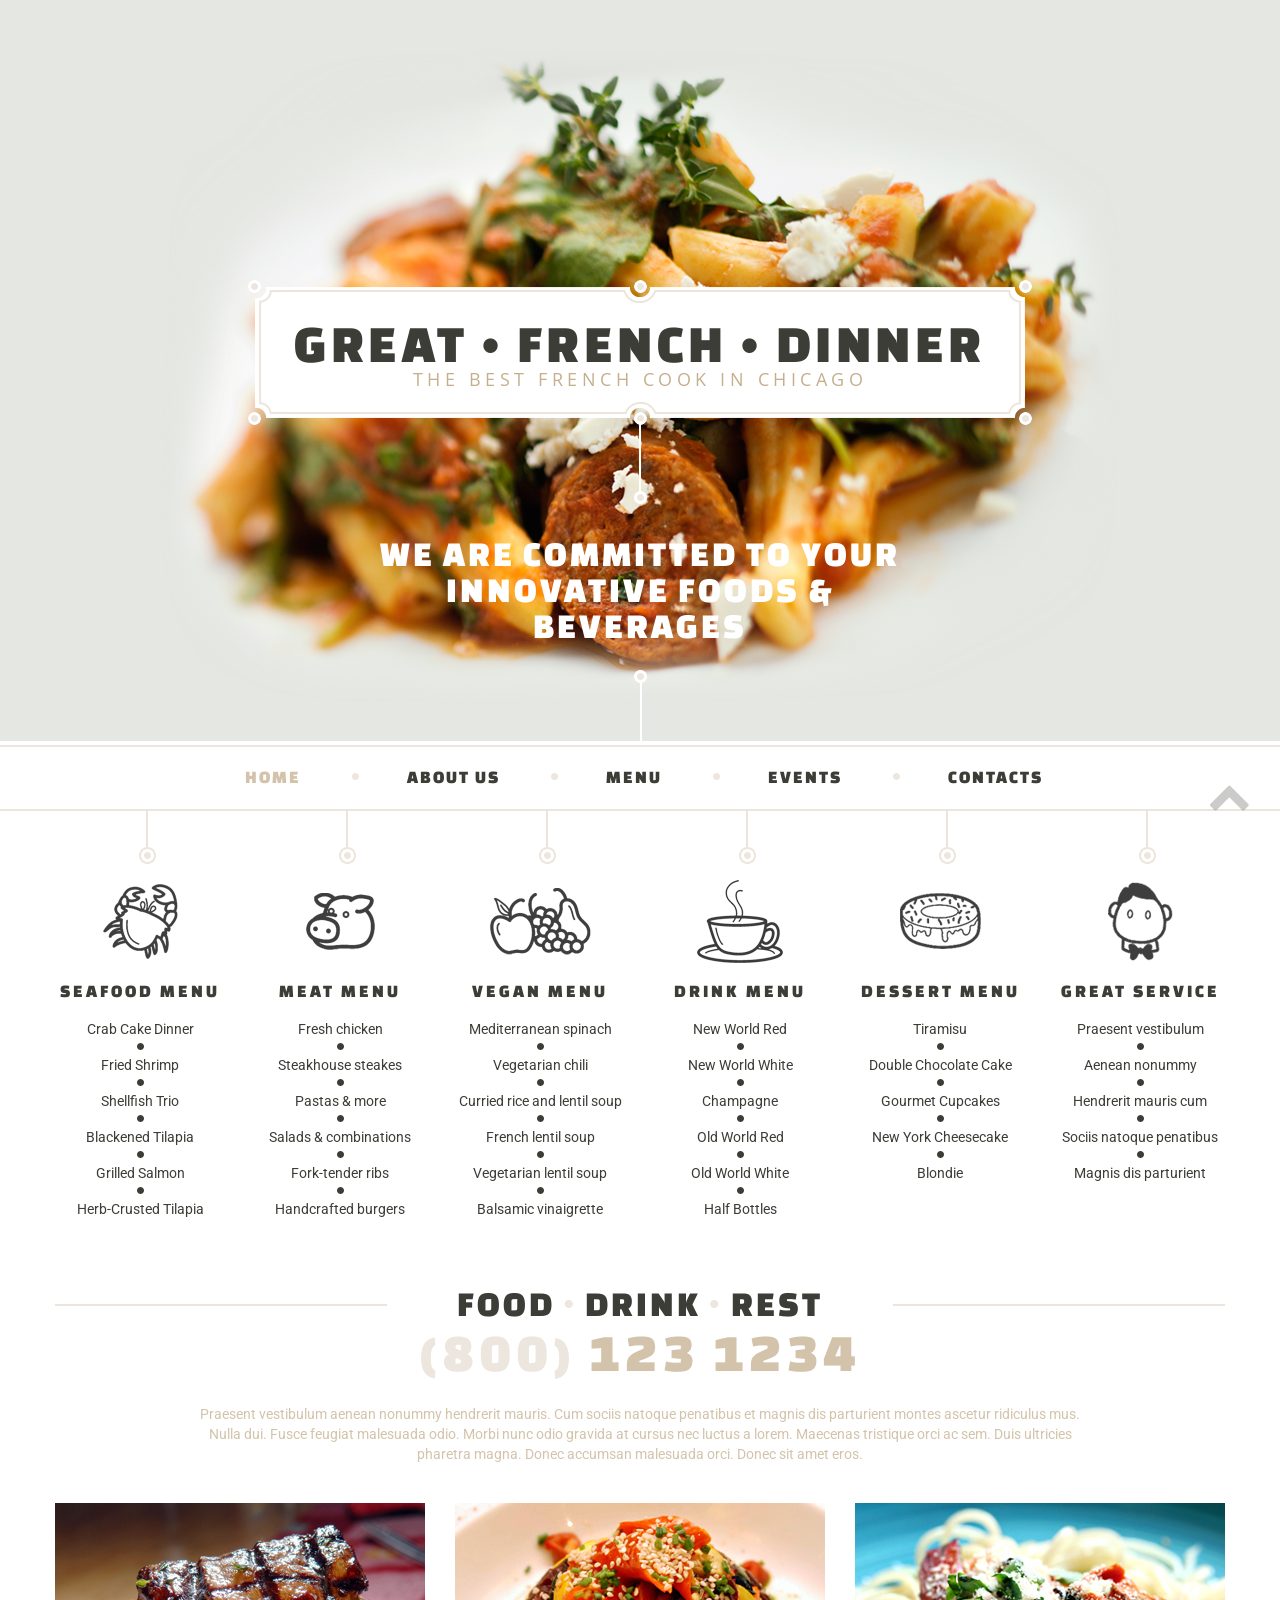
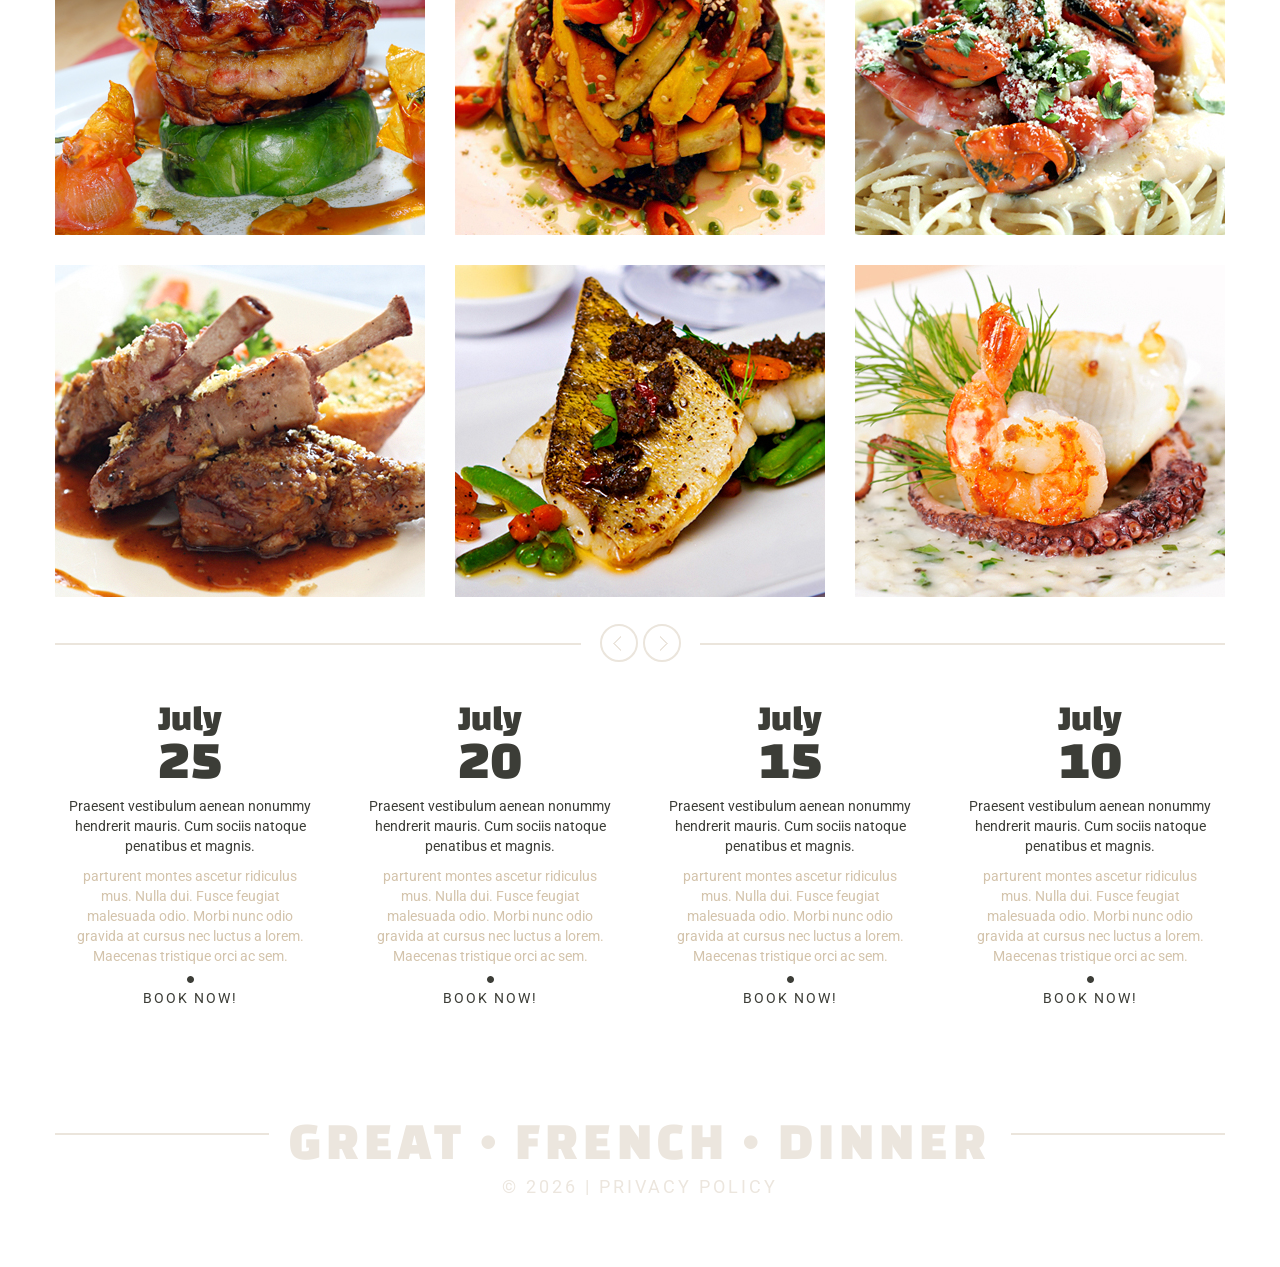
<file: French Cuisine Template/index.html>
<!DOCTYPE html>
<html lang="en">
	 <head>
	 <title>Home</title>
	 <meta charset="utf-8">
	 <meta name = "format-detection" content = "telephone=no" />
	 <link rel="icon" href="images/favicon.ico" type="image/x-icon">
	 <link rel="stylesheet" href="css/grid.css">
	 <link rel="stylesheet" href="css/style.css">
	 <link rel="stylesheet" href="css/contact-form.css">
	 <link rel="stylesheet" href="css/owl.carousel.css">
	 
	 <script src="js/jquery.js"></script>
	 <script src="js/jquery-migrate-1.2.1.js"></script>
	 <script src="js/script.js"></script>
	 <script src="js/owl.carousel.min.js"></script>
	 <!--[if lt IE 8]>
	   <div style=' clear: both; text-align:center; position: relative;'>
		 <a href="http://windows.microsoft.com/en-US/internet-explorer/products/ie/home?ocid=ie6_countdown_bannercode">
		   <img src="http://storage.ie6countdown.com/assets/100/images/banners/warning_bar_0000_us.jpg" border="0" height="42" width="820" alt="You are using an outdated browser. For a faster, safer browsing experience, upgrade for free today." />
		 </a>
	  </div>
	<![endif]-->
	<!--[if lt IE 9]>
		<script src="js/html5shiv.js"></script>
		<link rel="stylesheet" type="text/css" media="screen" href="css/ie.css">
	<![endif]-->
	</head>
<body class="index">
<!--==============================header=================================-->
<header id="header">
	<div id="stuck_container">
		<div class="full-width-container block-1">
			<div class="container">
				<div class="row">
					<div class="grid_12">
						<h1>
							<a href="index.html">
								<span class="main">Great <span>•</span> french <span>•</span> dinner</span>
								<span>the best french cook in chicago</span>
							</a>
						</h1>
						<h2>We are committed to your <br>innovative FOODS & <br>BEVERAGES</h2>
					</div>
				</div>
			</div>
		</div>
		<div class="full-width-container block-2">
			<div class="container">
				<div class="row">
					<div class="grid_12">
						<nav>
							<ul class="sf-menu">
								<li class="current"><a href="index.html">Home</a></li>
								<li><a href="index-1.html">About Us</a>
									<ul>
										<li><a href="#">Columns 01</a></li>
										<li><a href="#">Columns 02</a></li>
										<li><a href="#">Columns 03</a>
											<ul>
												<li><a href="#">Column 04</a></li>
												<li><a href="#">Column 05</a></li>
												<li><a href="#">Column 06</a></li>
											</ul>
										</li>
									</ul>
								</li>
								<li><a href="index-2.html">Menu</a></li>
								<li><a href="index-3.html">Events</a></li>
								<li><a href="index-4.html">Contacts</a></li>
							</ul>
						</nav>
					</div>
				</div>
			</div>
		</div>
		</div>
</header>

<!--=======content================================-->

<section id="content">
	<div class="container">
		<div class="block-3">
			<div class="row">
				<div class="grid_2">
					<div class="item">
						<span class="qwe"></span>
						<img src="images/index_img-1.png" alt="Eat">
						<h4>seafood menu</h4>
						<ul>
							<li><a href="#">Crab Cake Dinner</a></li>
							<li><a href="#">Fried Shrimp</a></li>
							<li><a href="#">Shellfish Trio</a></li>
							<li><a href="#">Blackened Tilapia</a></li>
							<li><a href="#">Grilled Salmon</a></li>
							<li><a href="#">Herb-Crusted Tilapia</a></li>
						</ul>
					</div>
				</div>
				<div class="grid_2">
					<div class="item">
						<span class="qwe"></span>
						<img src="images/index_img-2.png" alt="Eat">
						<h4>meat menu</h4>
						<ul>
							<li><a href="#">Fresh chicken</a></li>
							<li><a href="#">Steakhouse steakes</a></li>
							<li><a href="#">Pastas & more</a></li>
							<li><a href="#">Salads & combinations</a></li>
							<li><a href="#">Fork-tender ribs</a></li>
							<li><a href="#">Handcrafted burgers</a></li>
						</ul>
					</div>
				</div>
				<div class="grid_2">
					<div class="item">
						<span class="qwe"></span>
						<img src="images/index_img-3.png" alt="Eat">
						<h4>vegan menu</h4>
						<ul>
							<li><a href="#">Mediterranean spinach</a></li>
							<li><a href="#">Vegetarian chili</a></li>
							<li><a href="#">Curried rice and lentil soup</a></li>
							<li><a href="#">French lentil soup</a></li>
							<li><a href="#">Vegetarian lentil soup</a></li>
							<li><a href="#">Balsamic vinaigrette</a></li>
						</ul>
					</div>
				</div>
				<div class="grid_2">
					<div class="item">
						<span class="qwe"></span>
						<img src="images/index_img-4.png" alt="Eat">
						<h4>drink menu</h4>
						<ul>
							<li><a href="#">New World Red</a></li>
							<li><a href="#">New World White</a></li>
							<li><a href="#">Champagne</a></li>
							<li><a href="#">Old World Red</a></li>
							<li><a href="#">Old World White</a></li>
							<li><a href="#">Half Bottles</a></li>
						</ul>
					</div>
				</div>
				<div class="grid_2">
					<div class="item">
						<span class="qwe"></span>
						<img src="images/index_img-5.png" alt="Eat">
						<h4>dessert menu</h4>
						<ul>
							<li><a href="#">Tiramisu</a></li>
							<li><a href="#">Double Chocolate Cake</a></li>
							<li><a href="#">Gourmet Cupcakes</a></li>
							<li><a href="#">New York Cheesecake</a></li>
							<li><a href="#">Blondie</a></li>
						</ul>
					</div>
				</div>
				<div class="grid_2">
					<div class="item">
						<span class="qwe"></span>
						<img src="images/index_img-6.png" alt="Eat">
						<h4>great service</h4>
						<ul>
							<li><a href="#">Praesent vestibulum</a></li>
							<li><a href="#">Aenean nonummy</a></li>
							<li><a href="#">Hendrerit mauris cum</a></li>
							<li><a href="#">Sociis natoque penatibus</a></li>
							<li><a href="#">Magnis dis parturient</a></li>
						</ul>
					</div>
				</div>
			</div>
		</div>
	</div>
	<div class="container">
		<div class="block-4">
			<div class="row">
				<div class="grid_12">
					<header>
						<h2><span>food <span>•</span> drink <span>•</span> rest</span></h2>
						<p class="sub_head"><span>(800)</span> 123 1234</p>
						<p>Praesent vestibulum aenean nonummy hendrerit mauris. Cum sociis natoque penatibus et magnis dis parturient montes ascetur ridiculus mus. Nulla dui. Fusce feugiat malesuada odio. Morbi nunc odio gravida at cursus nec luctus a lorem. Maecenas tristique orci ac sem. Duis ultricies pharetra magna. Donec accumsan malesuada orci. Donec sit amet eros.</p>
					</header>
				</div>
			</div>
			<div class="row">
				<div class="owl-carousel">
					<div class="grid_4">
						<div class="element">
							<img src="images/index_img-7.jpg" alt="">
							<div class="filler">
								<div><span class="title">pork steak</span><span class="price">$25.80</span></div>
							</div>
						</div>
						<div class="element">
							<img src="images/index_img-10.jpg" alt="">
							<div class="filler">
								<div><span class="title">grilled lamb</span><span class="price">$25.80</span></div>
							</div>
						</div>
					</div>
					<div class="grid_4">
						<div class="element">
							<img src="images/index_img-8.jpg" alt="">
							<div class="filler">
								<div><span class="title">hot salad</span><span class="price">$25.80</span></div>
							</div>
						</div>
						<div class="element">
							<img src="images/index_img-11.jpg" alt="">
							<div class="filler">
								<div><span class="title">grilled fish</span><span class="price">$25.80</span></div>
							</div>
						</div>
					</div>
					<div class="grid_4">
						<div class="element">
							<img src="images/index_img-9.jpg" alt="">
							<div class="filler">
								<div><span class="title">seafood pasta</span><span class="price">$25.80</span></div>
							</div>
						</div>
						<div class="element">
							<img src="images/index_img-12.jpg" alt="">
							<div class="filler">
								<div><span class="title">seafood with sauce</span><span class="price">$25.80</span></div>
							</div>
						</div>
					</div>
					<div class="grid_4">
						<div class="element">
							<img src="images/index_img-13.jpg" alt="">
							<div class="filler">
								<div><span class="title">grilled lamb</span><span class="price">$25.80</span></div>
							</div>
						</div>
						<div class="element">
							<img src="images/index_img-14.jpg" alt="">
							<div class="filler">
								<div><span class="title">seafood with sauce</span><span class="price">$25.80</span></div>
							</div>
						</div>
					</div>
					<div class="grid_4">
						<div class="element">
							<img src="images/index_img-15.jpg" alt="">
							<div class="filler">
								<div><span class="title">seafood pasta</span><span class="price">$25.80</span></div>
							</div>
						</div>
						<div class="element">
							<img src="images/index_img-16.jpg" alt="">
							<div class="filler">
								<div><span class="title">pork steak</span><span class="price">$25.80</span></div>
							</div>
						</div>
					</div>
					<div class="grid_4">
						<div class="element">
							<img src="images/index_img-17.jpg" alt="">
							<div class="filler">
								<div><span class="title">grilled fish</span><span class="price">$25.80</span></div>
							</div>
						</div>
						<div class="element">
							<img src="images/index_img-18.jpg" alt="">
							<div class="filler">
								<div><span class="title">hot salad</span><span class="price">$25.80</span></div>
							</div>
						</div>
					</div>
				</div>
			</div>
		</div>
	</div>
	<div class="container">
		<div class="block-5">
			<div class="row">
				<div class="grid_3">
					<div class="item">
						<header><span class="el-1">July</span><span class="el-2">25</span></header>
						<p class="top">Praesent vestibulum aenean nonummy hendrerit mauris. Cum sociis natoque penatibus et magnis.</p>
						<p class="bot">parturent montes ascetur ridiculus mus. Nulla dui. Fusce feugiat malesuada odio. Morbi nunc odio gravida at cursus nec luctus a lorem. Maecenas tristique orci ac sem.</p>
						<a href="#"><span>book now!</span></a>
					</div>
				</div>
				<div class="grid_3">
					<div class="item">
						<header>
							<span class="el-1">July</span><span class="el-2">20</span>
							<h5>Praesent vestibulum aenean nonummy hendrerit mauris. Cum sociis natoque penatibus et magnis.</h5>
						</header>
						<p class="bot">parturent montes ascetur ridiculus mus. Nulla dui. Fusce feugiat malesuada odio. Morbi nunc odio gravida at cursus nec luctus a lorem. Maecenas tristique orci ac sem.</p>
						<a href="#"><span>book now!</span></a>
					</div>
				</div>
				<div class="grid_3">
					<div class="item">
						<header>
							<span class="el-1">July</span><span class="el-2">15</span>
							<h5>Praesent vestibulum aenean nonummy hendrerit mauris. Cum sociis natoque penatibus et magnis.</h5>
						</header>
						<p class="bot">parturent montes ascetur ridiculus mus. Nulla dui. Fusce feugiat malesuada odio. Morbi nunc odio gravida at cursus nec luctus a lorem. Maecenas tristique orci ac sem.</p>
						<a href="#"><span>book now!</span></a>
					</div>
				</div>
				<div class="grid_3">
					<div class="item">
						<header>
							<span class="el-1">July</span><span class="el-2">10</span>
							<h5>Praesent vestibulum aenean nonummy hendrerit mauris. Cum sociis natoque penatibus et magnis.</h5>
						</header>
						<p class="bot">parturent montes ascetur ridiculus mus. Nulla dui. Fusce feugiat malesuada odio. Morbi nunc odio gravida at cursus nec luctus a lorem. Maecenas tristique orci ac sem.</p>
						<a href="#"><span>book now!</span></a>
					</div>
				</div>
			</div>
		</div>
	</div>
</section>

<!--=======footer=================================-->
<footer id="footer">
	<div class="container">
		<div class="row">
			<div class="grid_12">
				<h2><span>great <span>•</span> french <span>•</span> dinner</span></h2>
				<div class="copyright">© <span id="copyright-year"></span> | <a href="index-5.html">Privacy Policy</a></div>
				<!--{%FOOTER_LINK} -->
			</div>
		</div>
	</div>
</footer>
<script>
	$(document).ready(function() {
		$(".owl-carousel").owlCarousel({
			nav: true,
			items: 3,
			itemsDesktop : [1200,3],
			itemsDesktopSmall : [980,3],
			itemsTablet: [767,1],
			itemsMobile : false,
		});
	});
</script>
</body>
</html>
</file>
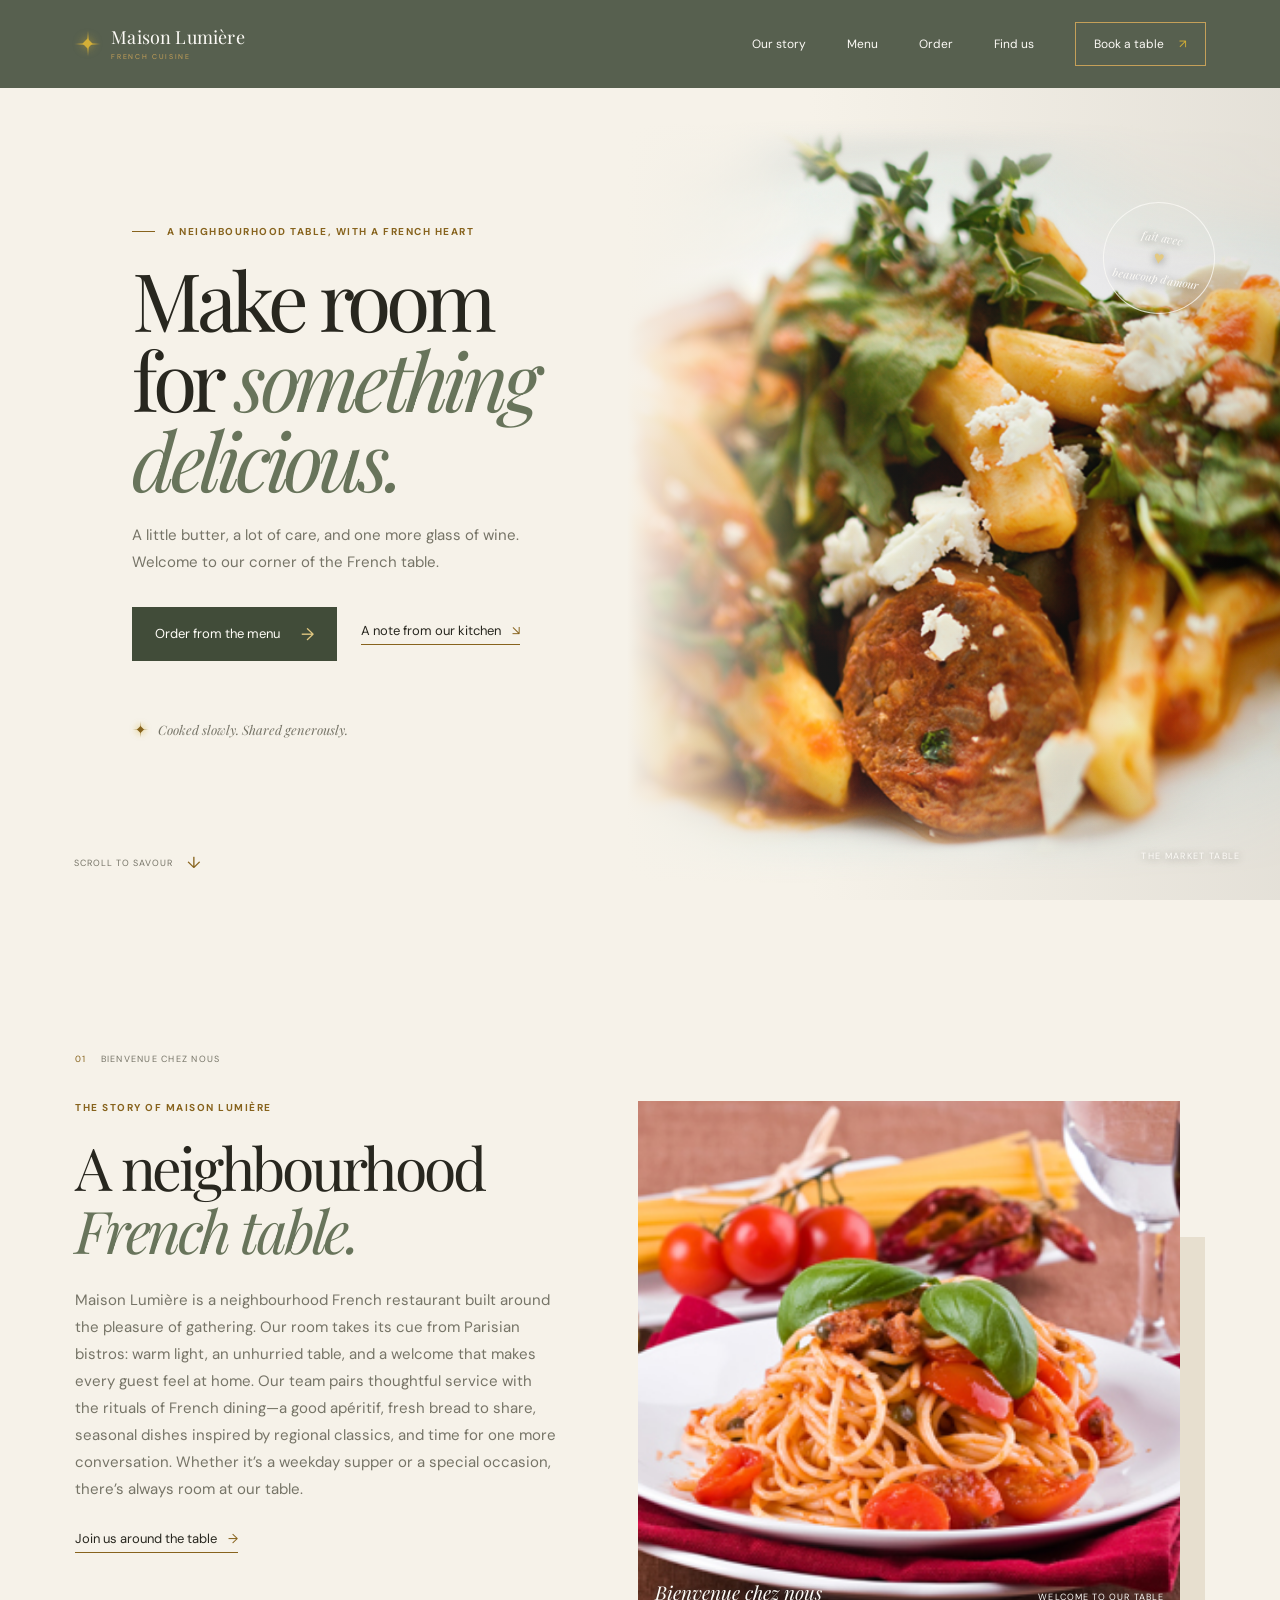
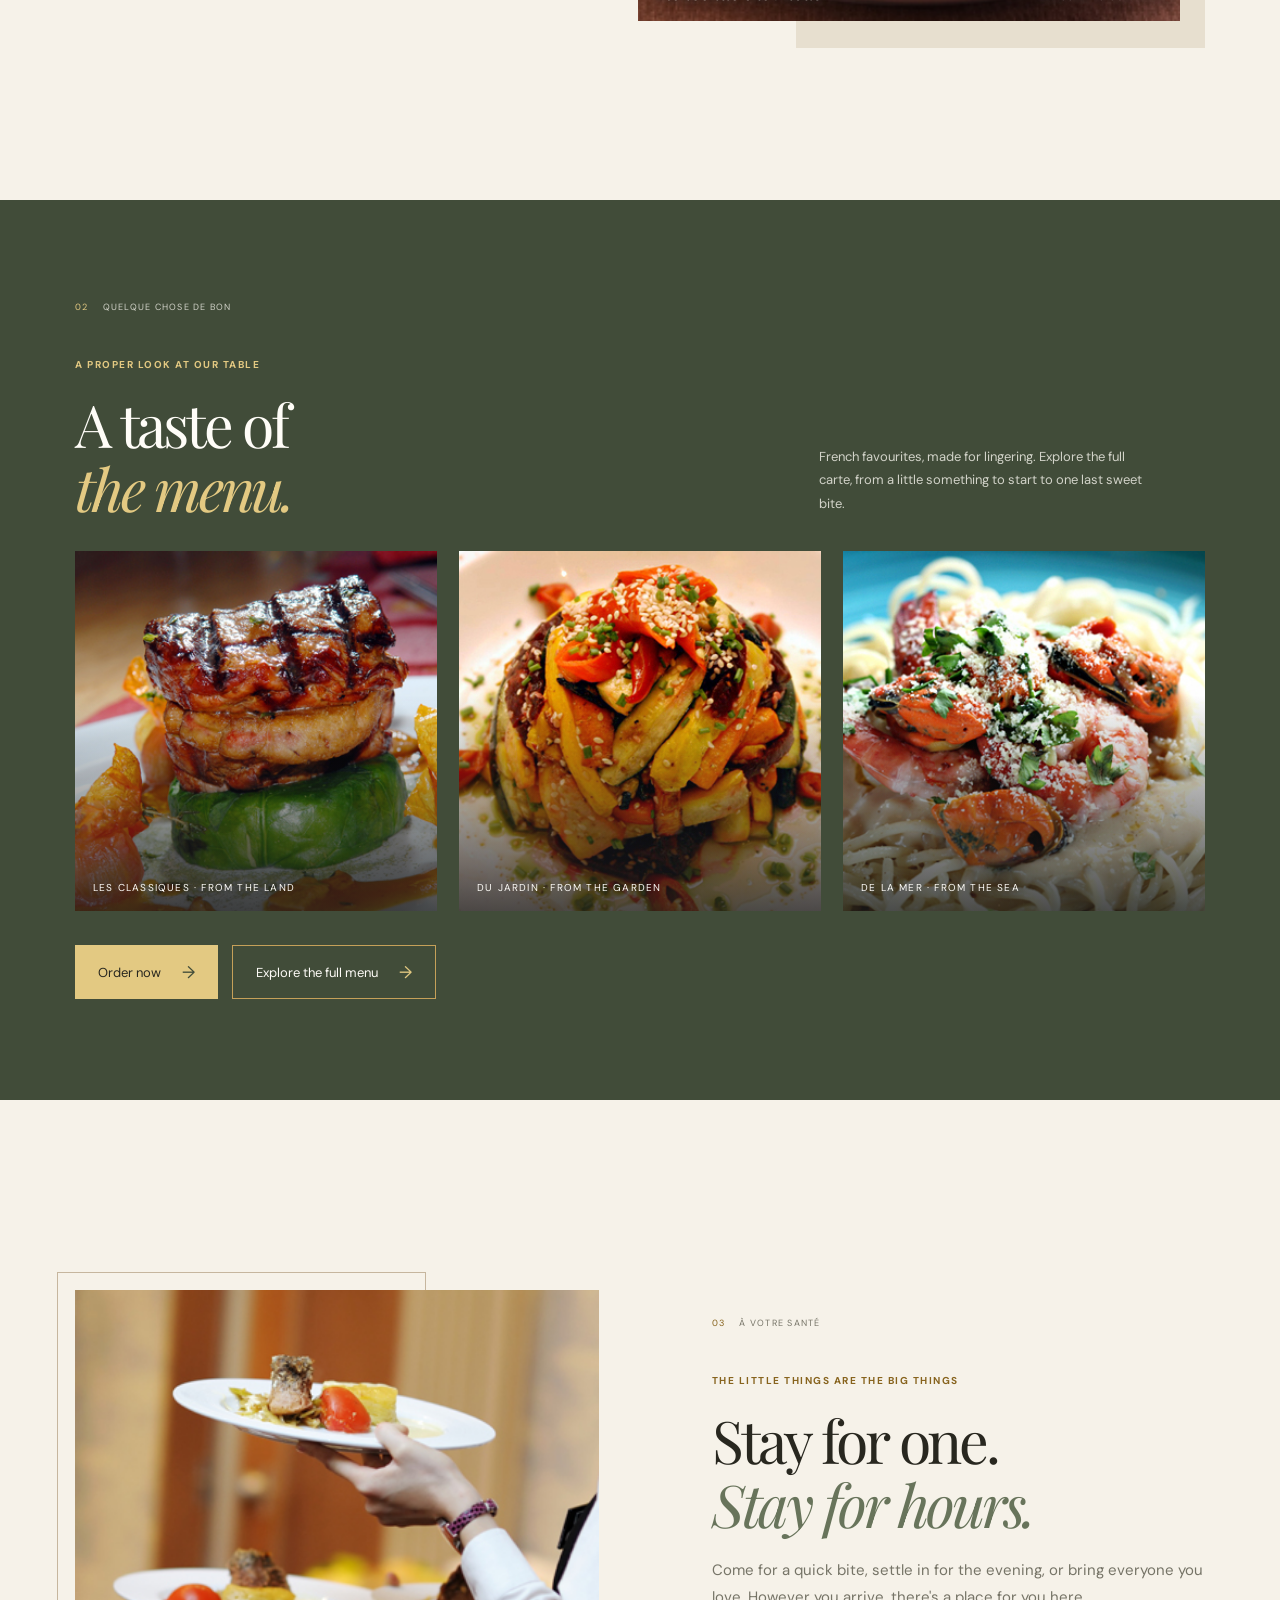
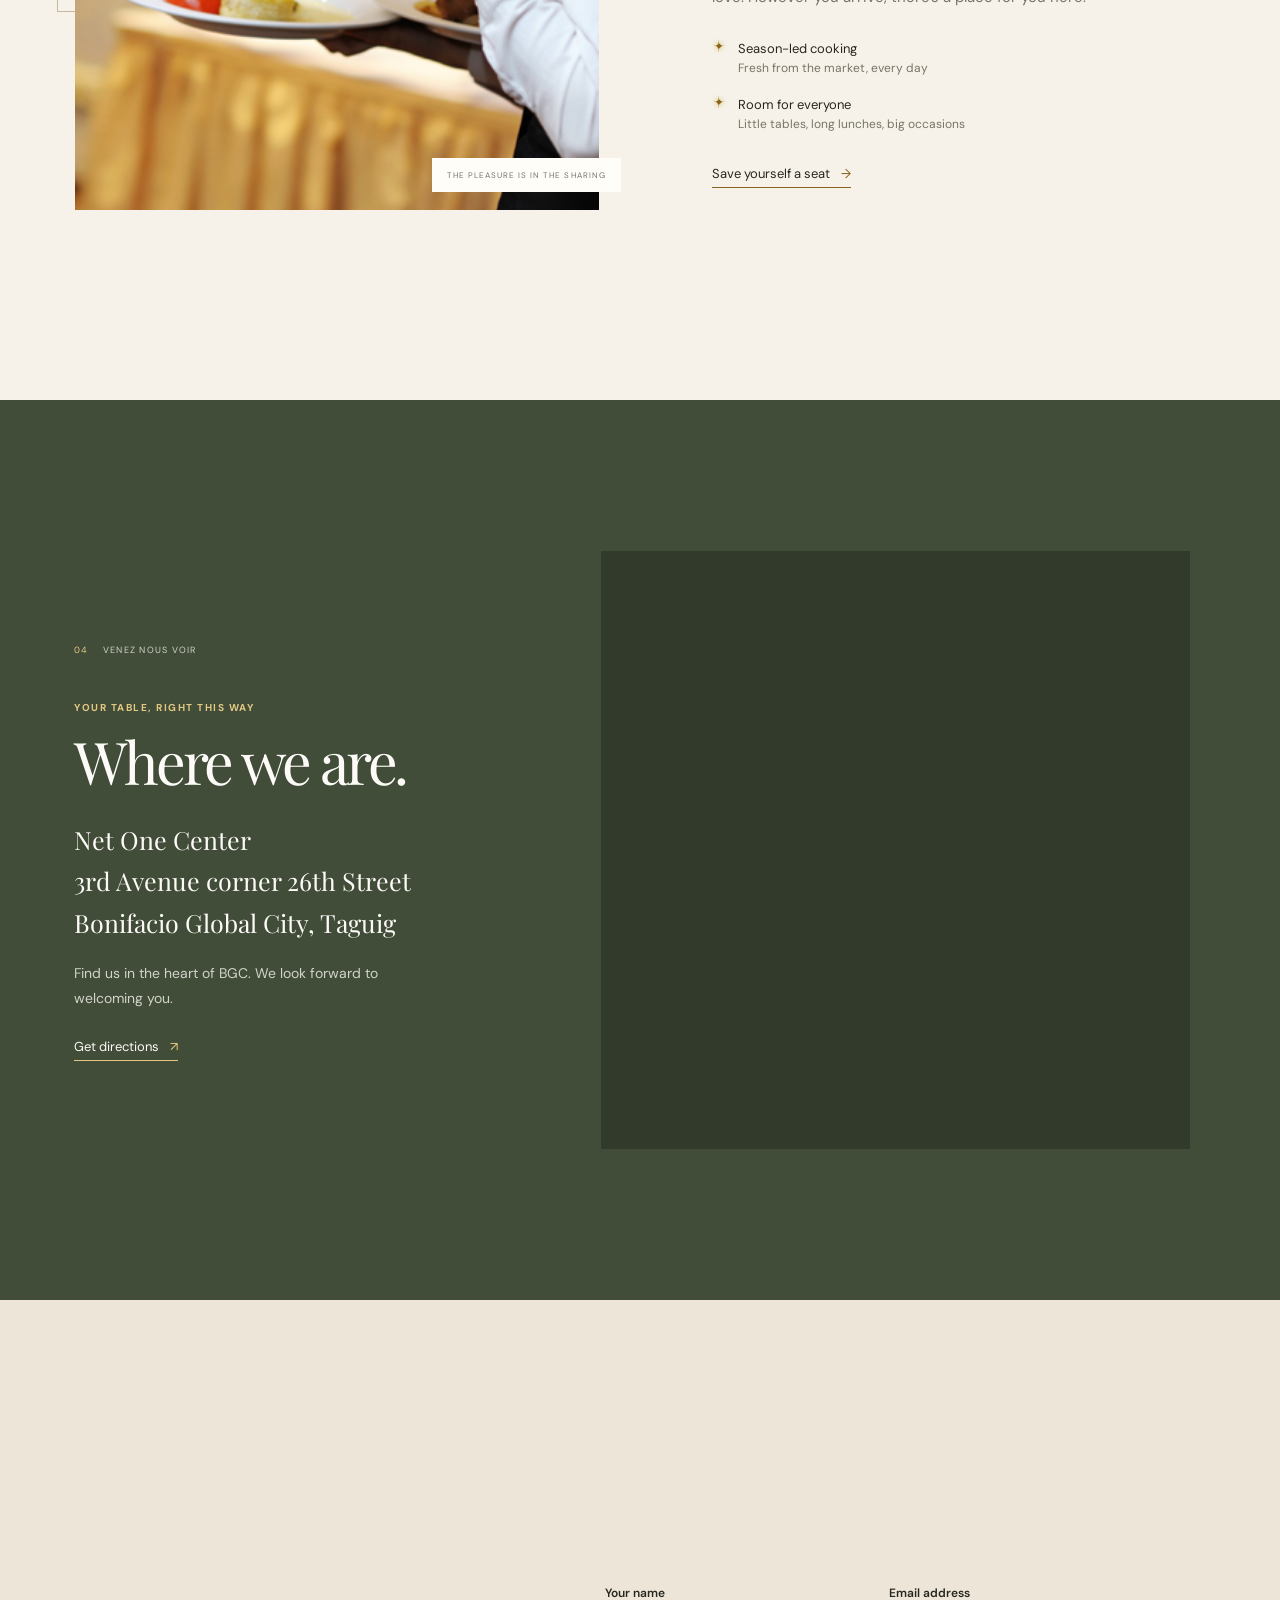
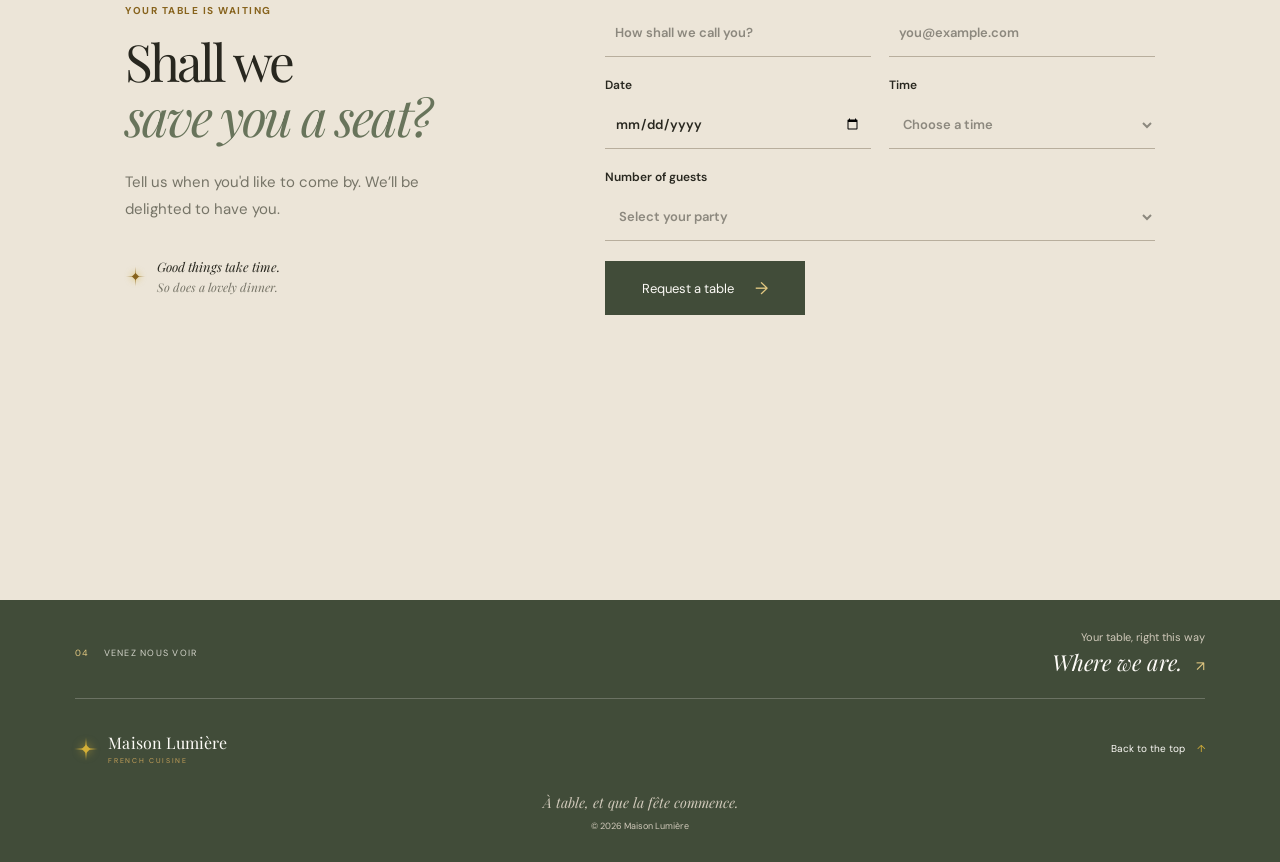
<file: maison-lumiere-website/index.html>
<!doctype html>
<html lang="en">
<head>
  <meta charset="utf-8">
  <meta name="viewport" content="width=device-width, initial-scale=1">
  <meta name="theme-color" content="#f6f2e9">
  <meta name="description" content="Maison Lumière — French cooking, made with the seasons and meant to be shared.">
  <title>Maison Lumière — A French table, warmly set</title>
  <link rel="preconnect" href="https://fonts.googleapis.com">
  <link rel="preconnect" href="https://fonts.gstatic.com" crossorigin>
  <link href="https://fonts.googleapis.com/css2?family=DM+Sans:wght@400;500;600;700&family=Montserrat:wght@400;500&family=Playfair+Display:ital,wght@0,400;0,500;0,600;1,400;1,500&display=swap" rel="stylesheet">
  <link rel="stylesheet" href="styles.css">
  <script src="script.js" defer></script>
</head>
<body>
  <header class="site-header">
      <a class="brand" href="#top" aria-label="Maison Lumière home">
        <span class="brand-mark" aria-hidden="true"><span></span></span>
        <span class="brand-name">Maison Lumière<small>French Cuisine</small></span>
    </a>
    <button class="menu-toggle" type="button" aria-expanded="false" aria-controls="site-nav">
      <span class="sr-only">Toggle navigation</span>
      <span></span><span></span>
    </button>
    <nav class="site-nav" id="site-nav" aria-label="Main navigation">
      <a href="#story">Our story</a>
      <a href="menu.html">Menu</a>
      <a href="menu.html#order-summary">Order</a>
      <a href="#location">Find us</a>
      <a class="nav-booking" href="#reserve">Book a table <span aria-hidden="true">↗</span></a>
    </nav>
  </header>

  <main>
    <section class="hero" id="top">
      <div class="hero-copy">
        <p class="eyebrow"><span></span> A neighbourhood table, with a French heart</p>
        <h1>Make room<br>for <em>something</em><br><em>delicious.</em></h1>
        <p class="hero-description">A little butter, a lot of care, and one more glass of wine. Welcome to our corner of the French table.</p>
        <div class="hero-actions">
          <a class="button button-dark" href="menu.html#menu">Order from the menu <span aria-hidden="true">→</span></a>
          <a class="text-link" href="#story">A note from our kitchen <span aria-hidden="true">↘</span></a>
        </div>
        <div class="hero-footnote"><span class="logo-star hero-star" aria-hidden="true"><span></span></span> Cooked slowly. Shared generously.</div>
      </div>
      <div class="hero-image" role="img" aria-label="A freshly prepared dish with herbs and golden roasted vegetables">
        <div class="image-caption"><span>THE MARKET TABLE</span></div>
        <div class="round-stamp" aria-hidden="true"><span>fait avec</span><strong>♥</strong><span>beaucoup d'amour</span></div>
      </div>
      <a class="scroll-cue" href="#story"><span>Scroll to savour</span><span aria-hidden="true">↓</span></a>
    </section>

    <section class="intro section-wrap" id="story">
      <div class="section-kicker"><span>01</span><span>BIENVENUE CHEZ NOUS</span></div>
      <div class="intro-copy">
        <p class="eyebrow">The story of Maison Lumière</p>
        <h2>A neighbourhood<br><em>French table.</em></h2>
        <p>Maison Lumière is a neighbourhood French restaurant built around the pleasure of gathering. Our room takes its cue from Parisian bistros: warm light, an unhurried table, and a welcome that makes every guest feel at home. Our team pairs thoughtful service with the rituals of French dining—a good apéritif, fresh bread to share, seasonal dishes inspired by regional classics, and time for one more conversation. Whether it’s a weekday supper or a special occasion, there’s always room at our table.</p>
        <a class="text-link" href="#reserve">Join us around the table <span aria-hidden="true">→</span></a>
      </div>
      <figure class="story-photo">
        <img src="images/chef-portrait.jpg" alt="A chef welcoming guests to the Maison Lumière table" loading="lazy">
        <figcaption><span>Bienvenue chez nous</span><span>WELCOME TO OUR TABLE</span></figcaption>
      </figure>
    </section>

    <section class="menu-preview" id="menu">
      <div class="section-wrap">
        <div class="section-kicker section-kicker-light"><span>02</span><span>QUELQUE CHOSE DE BON</span></div>
        <div class="menu-heading">
          <div>
            <p class="eyebrow">A proper look at our table</p>
            <h2>A taste of<br><em>the menu.</em></h2>
          </div>
          <p>French favourites, made for lingering. Explore the full carte, from a little something to start to one last sweet bite.</p>
        </div>
        <div class="menu-preview-grid">
          <a class="menu-preview-card" href="menu.html#mains" data-preview-description="A French classic from the land, prepared for a relaxed meal at Maison Lumière.">
            <img src="images/index_img-7.jpg" alt="A beautifully plated grilled main course" loading="lazy">
            <span class="menu-preview-label">LES CLASSIQUES · FROM THE LAND</span>
          </a>
          <a class="menu-preview-card" href="menu.html#vegetarian" data-preview-description="Seasonal garden vegetables, thoughtfully prepared with French herbs.">
            <img src="images/index_img-8.jpg" alt="A colorful plate of seasonal vegetables" loading="lazy">
            <span class="menu-preview-label">DU JARDIN · FROM THE GARDEN</span>
          </a>
          <a class="menu-preview-card" href="menu.html#seafood" data-preview-description="Fresh seafood and comforting pasta, simply prepared for the table.">
            <img src="images/index_img-9.jpg" alt="A seafood dish with mussels and pasta" loading="lazy">
            <span class="menu-preview-label">DE LA MER · FROM THE SEA</span>
          </a>
        </div>
        <div class="menu-preview-actions">
          <a class="button button-menu" href="menu.html#order-summary">Order now <span aria-hidden="true">→</span></a>
          <a class="button button-menu button-menu-secondary" href="menu.html">Explore the full menu <span aria-hidden="true">→</span></a>
        </div>
      </div>
    </section>

    <section class="promise section-wrap" id="visit">
      <div class="promise-photo">
        <img src="images/index-3_img-1.jpg" alt="A dish being brought to the table" loading="lazy">
        <span class="photo-label">THE PLEASURE IS IN THE SHARING</span>
      </div>
      <div class="promise-copy">
        <div class="section-kicker"><span>03</span><span>À VOTRE SANTÉ</span></div>
        <p class="eyebrow">The little things are the big things</p>
        <h2>Stay for one.<br><em>Stay for hours.</em></h2>
        <p>Come for a quick bite, settle in for the evening, or bring everyone you love. However you arrive, there's a place for you here.</p>
        <div class="promise-details">
          <div><span class="logo-star detail-icon" aria-hidden="true"><span></span></span><span>Season-led cooking<br><small>Fresh from the market, every day</small></span></div>
          <div><span class="logo-star detail-icon" aria-hidden="true"><span></span></span><span>Room for everyone<br><small>Little tables, long lunches, big occasions</small></span></div>
        </div>
        <a class="text-link" href="#reserve">Save yourself a seat <span aria-hidden="true">→</span></a>
      </div>
    </section>

    <section class="location-section" id="location">
      <div class="location-inner">
        <div class="location-copy">
          <div class="section-kicker"><span>04</span><span>VENEZ NOUS VOIR</span></div>
          <p class="eyebrow">Your table, right this way</p>
          <h2>Where we are.</h2>
          <p class="location-address">Net One Center<br>3rd Avenue corner 26th Street<br>Bonifacio Global City, Taguig</p>
          <p class="location-note">Find us in the heart of BGC. We look forward to welcoming you.</p>
          <a class="text-link" href="https://www.google.com/maps/search/?api=1&query=Net+One+Center%2C+3rd+Avenue+corner+26th+Street%2C+Bonifacio+Global+City%2C+Taguig" target="_blank" rel="noreferrer">Get directions <span aria-hidden="true">↗</span></a>
        </div>
        <div class="location-map">
          <iframe title="Map showing Net One Center in Bonifacio Global City, Taguig" src="https://maps.google.com/maps?q=Net%20One%20Center%2C%203rd%20Avenue%20corner%2026th%20Street%2C%20Bonifacio%20Global%20City%2C%20Taguig&t=&z=15&ie=UTF8&iwloc=&output=embed" loading="lazy" referrerpolicy="no-referrer-when-downgrade"></iframe>
        </div>
      </div>
    </section>

    <section class="reservation" id="reserve">
      <div class="reservation-inner">
        <div class="reservation-copy">
          <p class="eyebrow">Your table is waiting</p>
          <h2>Shall we<br><em>save you a seat?</em></h2>
          <p>Tell us when you'd like to come by. We’ll be delighted to have you.</p>
          <div class="reservation-aside"><span class="logo-star reservation-star" aria-hidden="true"><span></span></span><span>Good things take time.<br><small>So does a lovely dinner.</small></span></div>
        </div>
        <form class="reservation-form">
          <div class="form-row">
            <label>Your name<input name="name" type="text" autocomplete="name" placeholder="How shall we call you?" required></label>
            <label>Email address<input name="email" type="email" autocomplete="email" placeholder="you@example.com" required></label>
          </div>
          <div class="form-row">
            <label>Date<input name="date" type="date" required></label>
            <label>Time<select name="time" required><option value="" disabled selected>Choose a time</option><option>12:00</option><option>12:30</option><option>13:00</option><option>19:00</option><option>19:30</option><option>20:00</option><option>20:30</option></select></label>
          </div>
          <label>Number of guests<select name="guests" required><option value="" disabled selected>Select your party</option><option>1 guest</option><option>2 guests</option><option>3 guests</option><option>4 guests</option><option>5 guests</option><option>6 guests</option></select></label>
          <button class="button button-light" type="submit">Request a table <span aria-hidden="true">→</span></button>
        </form>
      </div>
    </section>
  </main>

  <footer class="site-footer">
    <div class="footer-location">
      <p class="footer-location-kicker"><span>04</span><span>VENEZ NOUS VOIR</span></p>
      <div class="footer-location-copy">
        <p>Your table, right this way</p>
        <a class="footer-location-link" href="#location">Where we are. <span aria-hidden="true">↗</span></a>
      </div>
    </div>
    <a class="brand footer-brand" href="#top" aria-label="Maison Lumière home">
      <span class="brand-mark" aria-hidden="true"><span></span></span>
      <span class="brand-name">Maison Lumière<small>French Cuisine</small></span>
    </a>
    <p>À table, et que la fête commence.</p>
    <a href="#top" class="back-top">Back to the top <span aria-hidden="true">↑</span></a>
    <small class="copyright">© <span id="year"></span> Maison Lumière</small>
  </footer>
  <div class="order-toast reservation-toast" role="status" aria-live="polite" aria-atomic="true"></div>
</body>
</html>
</file>
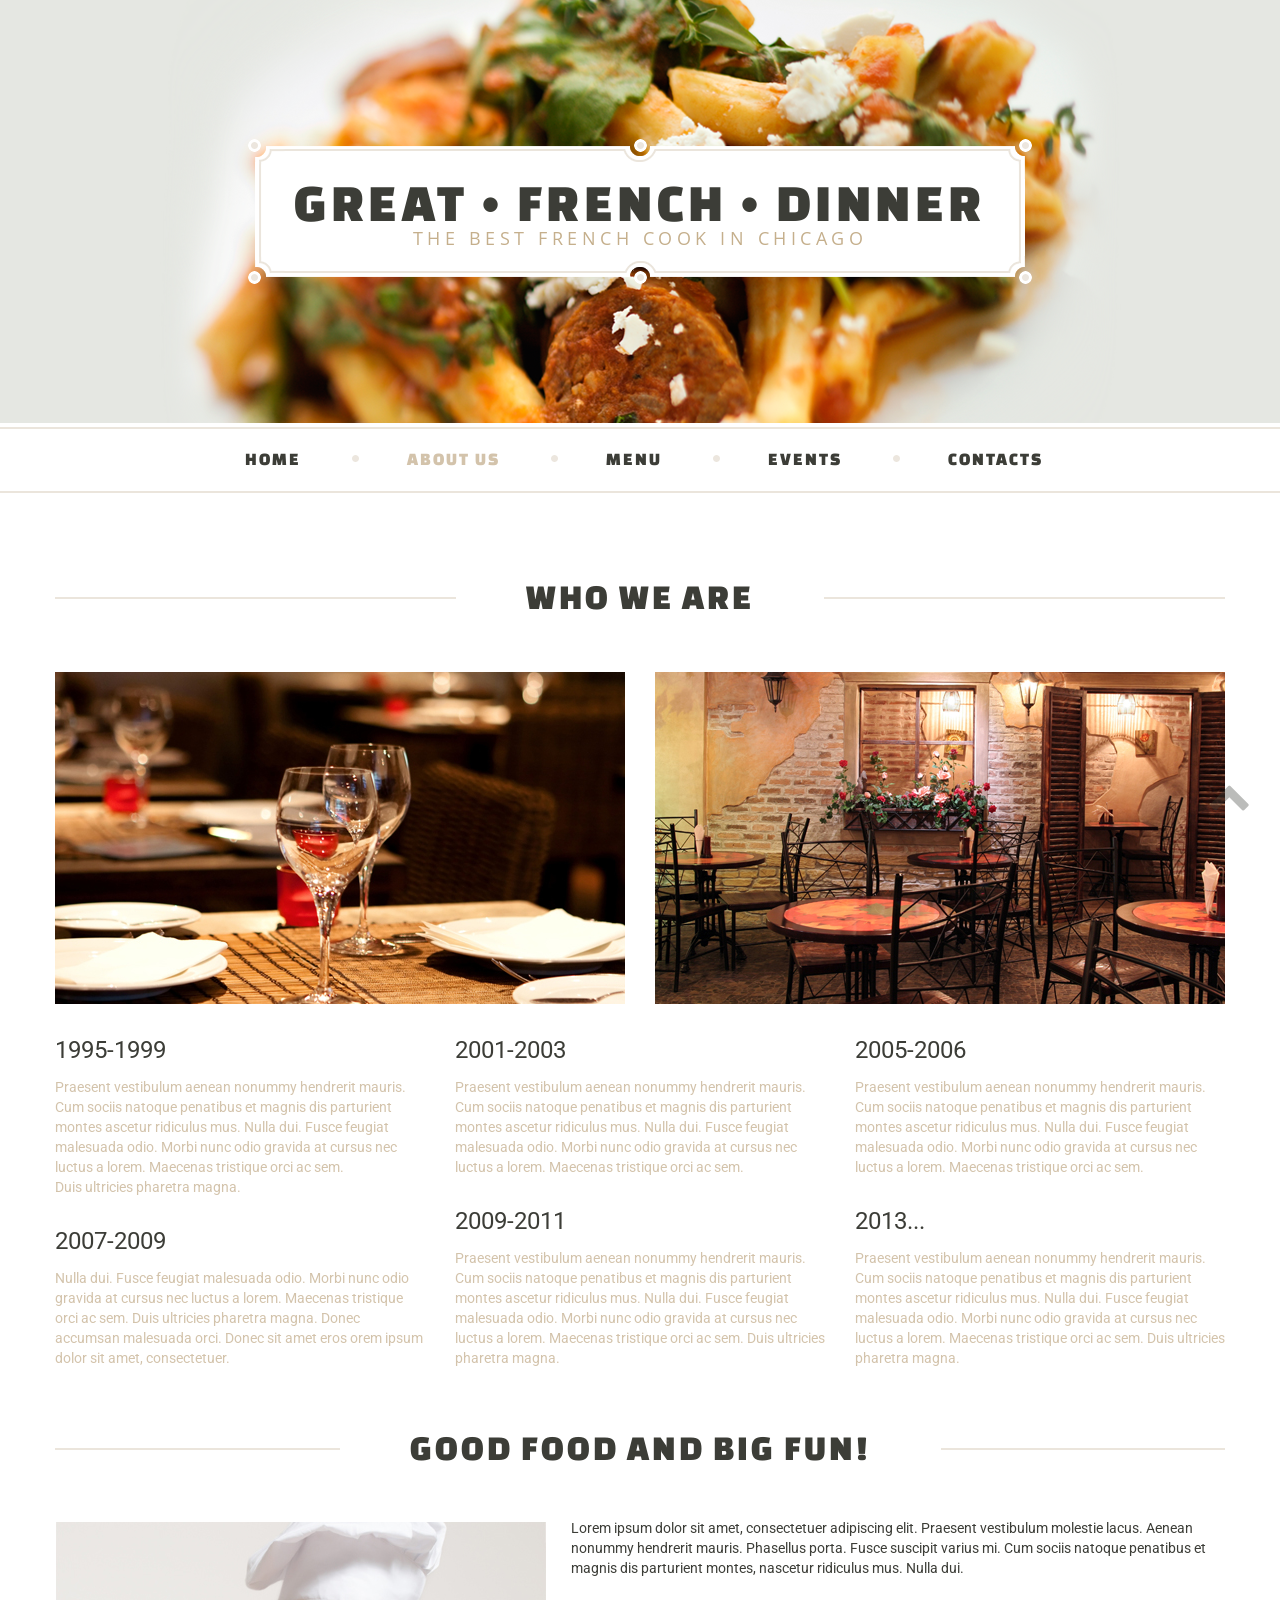
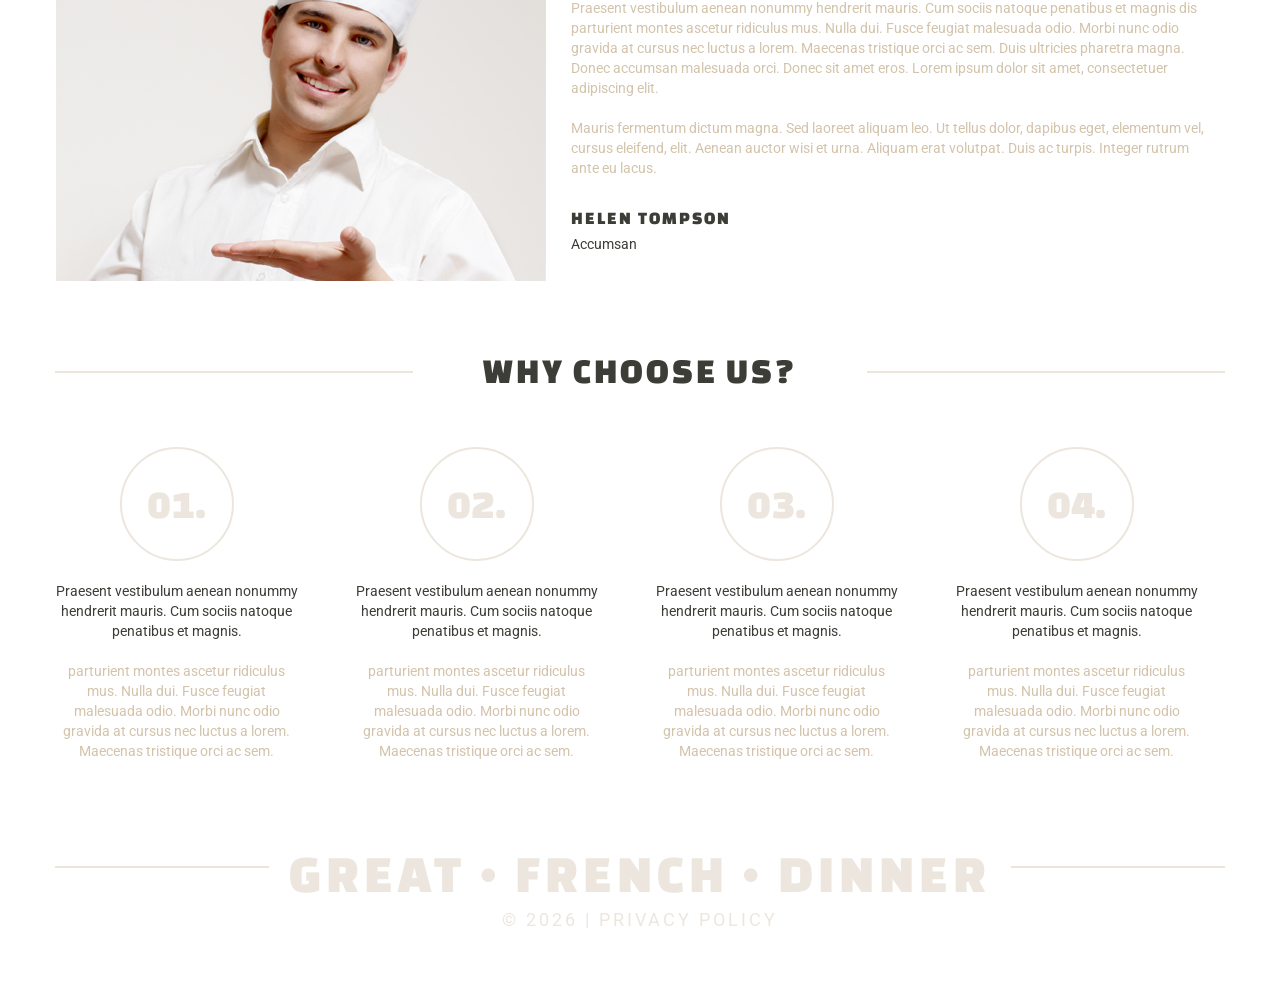
<file: French Cuisine Template/index-1.html>
<!DOCTYPE html>
<html lang="en">
	 <head>
	 <title>About us</title>
	 <meta charset="utf-8">
	 <meta name = "format-detection" content = "telephone=no" />
	 <link rel="icon" href="images/favicon.ico" type="image/x-icon">
	 <link rel="stylesheet" href="css/grid.css">
	 <link rel="stylesheet" href="css/style.css">
	 <script src="js/jquery.js"></script>
	 <script src="js/jquery-migrate-1.2.1.js"></script>
	 <script src="js/script.js"></script>
	 <!--[if lt IE 8]>
	   <div style=' clear: both; text-align:center; position: relative;'>
		 <a href="http://windows.microsoft.com/en-US/internet-explorer/products/ie/home?ocid=ie6_countdown_bannercode">
		   <img src="http://storage.ie6countdown.com/assets/100/images/banners/warning_bar_0000_us.jpg" border="0" height="42" width="820" alt="You are using an outdated browser. For a faster, safer browsing experience, upgrade for free today." />
		 </a>
	  </div>
	<![endif]-->
	<!--[if lt IE 9]>
		<script src="js/html5shiv.js"></script>
		<link rel="stylesheet" type="text/css" media="screen" href="css/ie.css">
	<![endif]-->
	</head>
<body class="index-1">
<!--==============================header=================================-->
<header id="header">
	<div id="stuck_container">
	<div class="full-width-container block-1">
		<div class="container">
			<div class="row">
				<div class="grid_12">
						<h1>
							<a href="index.html">
								<span class="main">Great <span>•</span> french <span>•</span> dinner</span>
								<span>the best french cook in chicago</span>
							</a>
						</h1>
				</div>
			</div>
		</div>
	</div>
	<div class="full-width-container block-2">
		<div class="container">
			<div class="row">
				<div class="grid_12">
					<nav>
						<ul class="sf-menu">
							<li><a href="index.html">Home</a></li>
							<li class="current"><a href="index-1.html">About us</a>
								<ul>
									<li><a href="#">Columns 01</a></li>
									<li><a href="#">Columns 02</a></li>
									<li><a href="#">Columns 03</a>
										<ul>
											<li><a href="#">Columns 04</a></li>
											<li><a href="#">Columns 05</a></li>
											<li><a href="#">Columns 06</a></li>
										</ul>
									</li>
								</ul>
							</li>
							<li><a href="index-2.html">Menu</a></li>
							<li><a href="index-3.html">Events</a></li>
							<li><a href="index-4.html">Contacts</a></li>
						</ul>
					</nav>
				</div>
			</div>
		</div>
	</div>
	</div>
</header>

<!--=======content================================-->

<section id="content">
	<div class="container">
		<div class="block-3">
			<div class="row">
				<div class="grid_12">
					<header>
						<h2><span>Who we are</span></h2>
					</header>
				</div>
			</div>
			<div class="row">
				<div class="grid_6"><img src="images/index-1_img-1.jpg" alt="img"></div>
				<div class="grid_6"><img src="images/index-1_img-2.jpg" alt="img"></div>
			</div>
			<div class="row">
				<div class="grid_4">
					<article>
						<h5>1995-1999</h5>
						<p>Praesent vestibulum aenean nonummy hendrerit mauris. Cum sociis natoque penatibus et magnis dis parturient montes ascetur ridiculus mus. Nulla dui. Fusce feugiat malesuada odio. Morbi nunc odio gravida at cursus nec luctus a lorem. Maecenas tristique orci ac sem.<br> Duis ultricies pharetra magna.</p>
					</article>
					<article>
						<h5>2007-2009</h5>
						<p>Nulla dui. Fusce feugiat malesuada odio. Morbi nunc odio gravida at cursus nec luctus a lorem. Maecenas tristique orci ac sem. Duis ultricies pharetra magna. Donec accumsan malesuada orci. Donec sit amet eros orem ipsum dolor sit amet, consectetuer.</p>
					</article>
				</div>
				<div class="grid_4">
					<article>
						<h5>2001-2003</h5>
						<p>Praesent vestibulum aenean nonummy hendrerit mauris. Cum sociis natoque penatibus et magnis dis parturient montes ascetur ridiculus mus. Nulla dui. Fusce feugiat malesuada odio. Morbi nunc odio gravida at cursus nec luctus a lorem. Maecenas tristique orci ac sem. </p>
					</article>
					<article>
						<h5>2009-2011</h5>
						<p>Praesent vestibulum aenean nonummy hendrerit mauris. Cum sociis natoque penatibus et magnis dis parturient montes ascetur ridiculus mus. Nulla dui. Fusce feugiat malesuada odio. Morbi nunc odio gravida at cursus nec luctus a lorem. Maecenas tristique orci ac sem. Duis ultricies pharetra magna.</p>
					</article>
				</div>
				<div class="grid_4">
					<article>
						<h5>2005-2006</h5>
						<p>Praesent vestibulum aenean nonummy hendrerit mauris. Cum sociis natoque penatibus et magnis dis parturient montes ascetur ridiculus mus. Nulla dui. Fusce feugiat malesuada odio. Morbi nunc odio gravida at cursus nec luctus a lorem. Maecenas tristique orci ac sem. </p>
					</article>
					<article>
						<h5>2013...</h5>
						<p>Praesent vestibulum aenean nonummy hendrerit mauris. Cum sociis natoque penatibus et magnis dis parturient montes ascetur ridiculus mus. Nulla dui. Fusce feugiat malesuada odio. Morbi nunc odio gravida at cursus nec luctus a lorem. Maecenas tristique orci ac sem. Duis ultricies pharetra magna.</p>
					</article>
				</div>
			</div>
		</div>
	</div>
	<div class="container">
		<div class="block-4">
			<div class="row">
				<div class="grid_12">
					<header>
						<h2><span>good food and big fun!</span></h2>
					</header>
				</div>
			</div>
			<div class="row">
				<div class="grid_12">
					<img src="images/index-1_img-3.jpg" alt="">
					<div class="grid_7 alpha">
						<article>
							<h5><a href="#">Lorem ipsum dolor sit amet, consectetuer adipiscing elit. Praesent vestibulum molestie lacus. Aenean nonummy hendrerit mauris. Phasellus porta. Fusce suscipit varius mi. Cum sociis natoque penatibus et magnis dis parturient montes, nascetur ridiculus mus. Nulla dui.</a></h5>
							<p>Praesent vestibulum aenean nonummy hendrerit mauris. Cum sociis natoque penatibus et magnis dis parturient montes ascetur ridiculus mus. Nulla dui. Fusce feugiat malesuada odio. Morbi nunc odio gravida at cursus nec luctus a lorem. Maecenas tristique orci ac sem. Duis ultricies pharetra magna. Donec accumsan malesuada orci. Donec sit amet eros. Lorem ipsum dolor sit amet, consectetuer adipiscing elit. <br><br> Mauris fermentum dictum magna. Sed laoreet aliquam leo. Ut tellus dolor, dapibus eget, elementum vel, cursus eleifend, elit. Aenean auctor wisi et urna. Aliquam erat volutpat. Duis ac turpis. Integer rutrum ante eu lacus.</p>
							<span>Helen Tompson</span>
							<h5>Accumsan</h5>
						</article>
					</div>
				</div>
			</div>
		</div>
	</div>
	<div class="container">
		<div class="block-5">
			<div class="row">
				<div class="grid_12">
					<header>
						<h2><span>why choose us?</span></h2>
					</header>
				</div>
			</div>
			<div class="row">
				<div class="grid_3">
					<article>
						<header>
							<span class="bd-ra">01.</span>
							<h5>Praesent vestibulum aenean nonummy hendrerit mauris. Cum sociis natoque penatibus et magnis.</h5>
						</header>
						<p>parturient montes ascetur ridiculus mus. Nulla dui. Fusce feugiat malesuada odio. Morbi nunc odio gravida at cursus nec luctus a lorem. Maecenas tristique orci ac sem.</p>
					</article>
				</div>
				<div class="grid_3">
					<article>
						<header>
							<span class="bd-ra">02.</span>
							<h5>Praesent vestibulum aenean nonummy hendrerit mauris. Cum sociis natoque penatibus et magnis.</h5>
						</header>
						<p>parturient montes ascetur ridiculus mus. Nulla dui. Fusce feugiat malesuada odio. Morbi nunc odio gravida at cursus nec luctus a lorem. Maecenas tristique orci ac sem.</p>
					</article>
				</div>
				<div class="grid_3">
					<article>
						<header>
							<span class="bd-ra">03.</span>
							<h5>Praesent vestibulum aenean nonummy hendrerit mauris. Cum sociis natoque penatibus et magnis.</h5>
						</header>
						<p>parturient montes ascetur ridiculus mus. Nulla dui. Fusce feugiat malesuada odio. Morbi nunc odio gravida at cursus nec luctus a lorem. Maecenas tristique orci ac sem.</p>
					</article>
				</div>
				<div class="grid_3">
					<article>
						<header>
							<span class="bd-ra">04.</span>
							<h5>Praesent vestibulum aenean nonummy hendrerit mauris. Cum sociis natoque penatibus et magnis.</h5>
						</header>
						<p>parturient montes ascetur ridiculus mus. Nulla dui. Fusce feugiat malesuada odio. Morbi nunc odio gravida at cursus nec luctus a lorem. Maecenas tristique orci ac sem.</p>
					</article>
				</div>
			</div>
		</div>
	</div>
</section>

<!--=======footer=================================-->
<footer id="footer">
	<div class="container">
		<div class="row">
			<div class="grid_12">
				<h2><span>great <span>•</span> french <span>•</span> dinner</span></h2>
				<div class="copyright">© <span id="copyright-year"></span> | <a href="index-5.html">Privacy Policy</a></div>
			</div>
		</div>
	</div>
</footer>
</body>
</html>
</file>
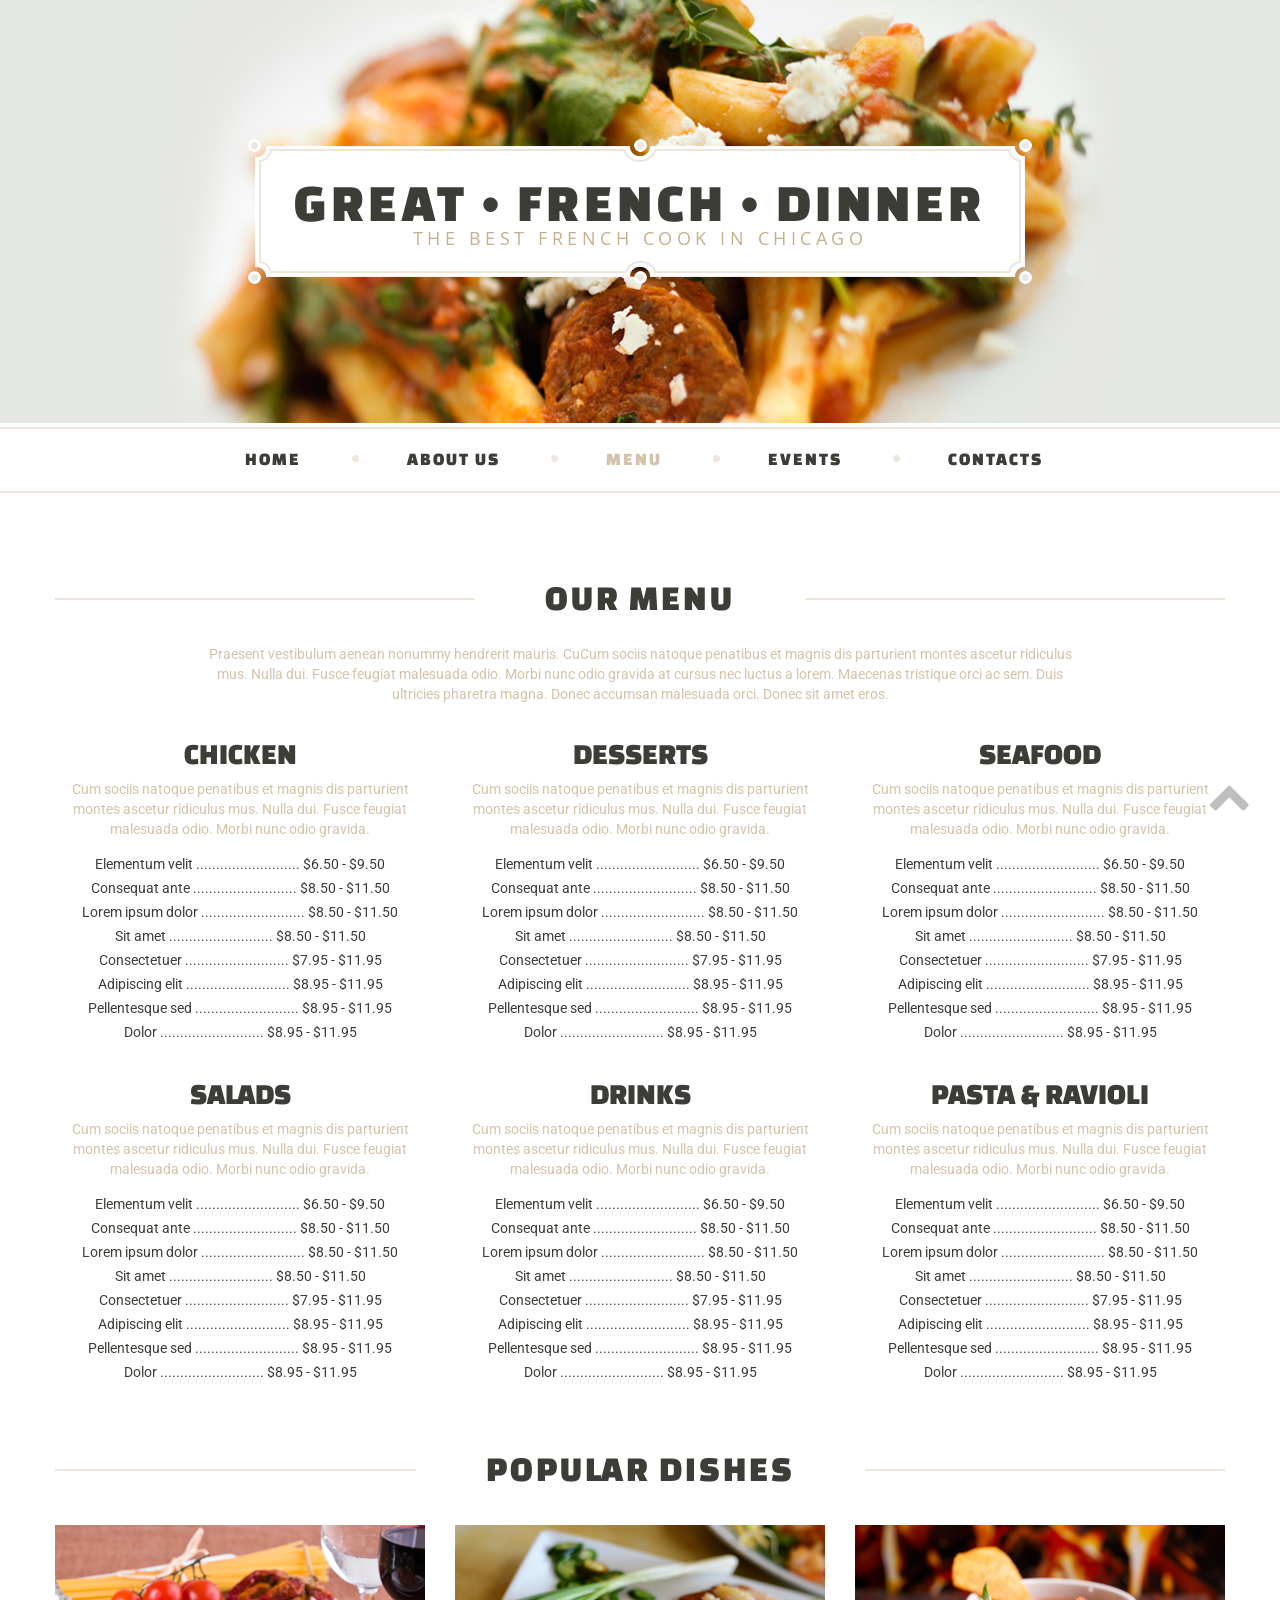
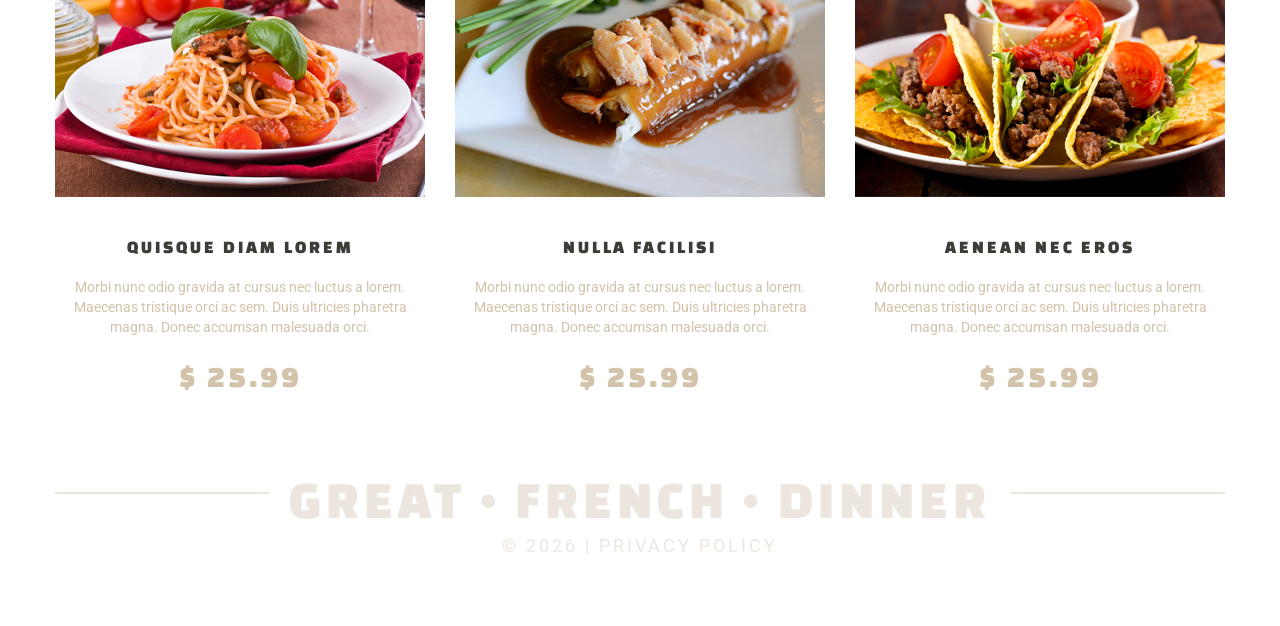
<file: French Cuisine Template/index-2.html>
<!DOCTYPE html>
<html lang="en">
	 <head>
	 <title>Menu</title>
	 <meta charset="utf-8">
	 <meta name = "format-detection" content = "telephone=no" />
	 <link rel="icon" href="images/favicon.ico" type="image/x-icon">
	 <link rel="stylesheet" href="css/grid.css">
	 <link rel="stylesheet" href="css/style.css">
	 <script src="js/jquery.js"></script>
	 <script src="js/jquery-migrate-1.2.1.js"></script>
	 <script src="js/script.js"></script>
	 <!--[if lt IE 8]>
	   <div style=' clear: both; text-align:center; position: relative;'>
		 <a href="http://windows.microsoft.com/en-US/internet-explorer/products/ie/home?ocid=ie6_countdown_bannercode">
		   <img src="http://storage.ie6countdown.com/assets/100/images/banners/warning_bar_0000_us.jpg" border="0" height="42" width="820" alt="You are using an outdated browser. For a faster, safer browsing experience, upgrade for free today." />
		 </a>
	  </div>
	<![endif]-->
	<!--[if lt IE 9]>
		<script src="js/html5shiv.js"></script>
		<link rel="stylesheet" type="text/css" media="screen" href="css/ie.css">
	<![endif]-->
	</head>
<body class="index-2">
<!--==============================header=================================-->
<header id="header">
	<div id="stuck_container">
	<div class="full-width-container block-1">
		<div class="container">
			<div class="row">
				<div class="grid_12">
						<h1>
							<a href="index.html">
								<span class="main">Great <span>•</span> french <span>•</span> dinner</span>
								<span>the best french cook in chicago</span>
							</a>
						</h1>
				</div>
			</div>
		</div>
	</div>
	<div class="full-width-container block-2">
		<div class="container">
			<div class="row">
				<div class="grid_12">
					<nav>
						<ul class="sf-menu">
							<li><a href="index.html">Home</a></li>
							<li><a href="index-1.html">About us</a>
								<ul>
									<li><a href="#">Columns 01</a></li>
									<li><a href="#">Columns 02</a></li>
									<li><a href="#">Columns 03</a>
										<ul>
											<li><a href="#">Columns 04</a></li>
											<li><a href="#">Columns 05</a></li>
											<li><a href="#">Columns 06</a></li>
										</ul>
									</li>
								</ul>
							</li>
							<li class="current"><a href="index-2.html">Menu</a></li>
							<li><a href="index-3.html">Events</a></li>
							<li><a href="index-4.html">Contacts</a></li>
						</ul>
					</nav>
				</div>
			</div>
		</div>
	</div>
	</div>
</header>

<!--=======content================================-->

<section id="content">
	<div class="container">
		<div class="block-3">
			<div class="row">
				<div class="grid_12">
					<header>
						<h2><span>our menu</span></h2>
					</header>
					<p>Praesent vestibulum aenean nonummy hendrerit mauris. CuCum sociis natoque penatibus et magnis dis parturient montes ascetur ridiculus mus. Nulla dui. Fusce feugiat malesuada odio. Morbi nunc odio gravida at cursus nec luctus a lorem. Maecenas tristique orci ac sem. Duis ultricies pharetra magna. Donec accumsan malesuada orci. Donec sit amet eros.</p>
				</div>
			</div>
			<div class="row">
				<div class="grid_4">
					<article>
						<header>
							<h3>chicken</h3>
							<p>Cum sociis natoque penatibus et magnis dis parturient montes ascetur ridiculus mus. Nulla dui. Fusce feugiat malesuada odio. Morbi nunc odio gravida.</p>
						</header>
						<ul>
							<li><a href="#">Elementum velit .......................... $6.50 - $9.50 </a></li>
							<li><a href="#">Consequat ante .......................... $8.50 - $11.50</a></li>
							<li><a href="#">Lorem ipsum dolor .......................... $8.50 - $11.50</a></li>
							<li><a href="#">Sit amet .......................... $8.50 - $11.50</a></li>
							<li><a href="#">Consectetuer .......................... $7.95 - $11.95</a></li>
							<li><a href="#">Adipiscing elit .......................... $8.95 - $11.95</a></li>
							<li><a href="#">Pellentesque sed .......................... $8.95 - $11.95</a></li>
							<li><a href="#">Dolor .......................... $8.95 - $11.95</a></li>
						</ul>
					</article>
				</div>
				<div class="grid_4">
					<article>
						<header>
							<h3>desserts</h3>
							<p>Cum sociis natoque penatibus et magnis dis parturient montes ascetur ridiculus mus. Nulla dui. Fusce feugiat malesuada odio. Morbi nunc odio gravida.</p>
						</header>
						<ul>
							<li><a href="#">Elementum velit .......................... $6.50 - $9.50 </a></li>
							<li><a href="#">Consequat ante .......................... $8.50 - $11.50</a></li>
							<li><a href="#">Lorem ipsum dolor .......................... $8.50 - $11.50</a></li>
							<li><a href="#">Sit amet .......................... $8.50 - $11.50</a></li>
							<li><a href="#">Consectetuer .......................... $7.95 - $11.95</a></li>
							<li><a href="#">Adipiscing elit .......................... $8.95 - $11.95</a></li>
							<li><a href="#">Pellentesque sed .......................... $8.95 - $11.95</a></li>
							<li><a href="#">Dolor .......................... $8.95 - $11.95</a></li>
						</ul>
					</article>
				</div>
				<div class="grid_4">
					<article>
						<header>
							<h3>seafood</h3>
							<p>Cum sociis natoque penatibus et magnis dis parturient montes ascetur ridiculus mus. Nulla dui. Fusce feugiat malesuada odio. Morbi nunc odio gravida.</p>
						</header>
						<ul>
							<li><a href="#">Elementum velit .......................... $6.50 - $9.50 </a></li>
							<li><a href="#">Consequat ante .......................... $8.50 - $11.50</a></li>
							<li><a href="#">Lorem ipsum dolor .......................... $8.50 - $11.50</a></li>
							<li><a href="#">Sit amet .......................... $8.50 - $11.50</a></li>
							<li><a href="#">Consectetuer .......................... $7.95 - $11.95</a></li>
							<li><a href="#">Adipiscing elit .......................... $8.95 - $11.95</a></li>
							<li><a href="#">Pellentesque sed .......................... $8.95 - $11.95</a></li>
							<li><a href="#">Dolor .......................... $8.95 - $11.95</a></li>
						</ul>
					</article>
				</div>
				<div class="grid_4">
					<article>
						<header>
							<h3>salads</h3>
							<p>Cum sociis natoque penatibus et magnis dis parturient montes ascetur ridiculus mus. Nulla dui. Fusce feugiat malesuada odio. Morbi nunc odio gravida.</p>
						</header>
						<ul>
							<li><a href="#">Elementum velit .......................... $6.50 - $9.50 </a></li>
							<li><a href="#">Consequat ante .......................... $8.50 - $11.50</a></li>
							<li><a href="#">Lorem ipsum dolor .......................... $8.50 - $11.50</a></li>
							<li><a href="#">Sit amet .......................... $8.50 - $11.50</a></li>
							<li><a href="#">Consectetuer .......................... $7.95 - $11.95</a></li>
							<li><a href="#">Adipiscing elit .......................... $8.95 - $11.95</a></li>
							<li><a href="#">Pellentesque sed .......................... $8.95 - $11.95</a></li>
							<li><a href="#">Dolor .......................... $8.95 - $11.95</a></li>
						</ul>
					</article>
				</div>
				<div class="grid_4">
					<article>
						<header>
							<h3>drinks</h3>
							<p>Cum sociis natoque penatibus et magnis dis parturient montes ascetur ridiculus mus. Nulla dui. Fusce feugiat malesuada odio. Morbi nunc odio gravida.</p>
						</header>
						<ul>
							<li><a href="#">Elementum velit .......................... $6.50 - $9.50 </a></li>
							<li><a href="#">Consequat ante .......................... $8.50 - $11.50</a></li>
							<li><a href="#">Lorem ipsum dolor .......................... $8.50 - $11.50</a></li>
							<li><a href="#">Sit amet .......................... $8.50 - $11.50</a></li>
							<li><a href="#">Consectetuer .......................... $7.95 - $11.95</a></li>
							<li><a href="#">Adipiscing elit .......................... $8.95 - $11.95</a></li>
							<li><a href="#">Pellentesque sed .......................... $8.95 - $11.95</a></li>
							<li><a href="#">Dolor .......................... $8.95 - $11.95</a></li>
						</ul>
					</article>
				</div>
				<div class="grid_4">
					<article>
						<header>
							<h3>pasta & ravioli</h3>
							<p>Cum sociis natoque penatibus et magnis dis parturient montes ascetur ridiculus mus. Nulla dui. Fusce feugiat malesuada odio. Morbi nunc odio gravida.</p>
						</header>
						<ul>
							<li><a href="#">Elementum velit .......................... $6.50 - $9.50 </a></li>
							<li><a href="#">Consequat ante .......................... $8.50 - $11.50</a></li>
							<li><a href="#">Lorem ipsum dolor .......................... $8.50 - $11.50</a></li>
							<li><a href="#">Sit amet .......................... $8.50 - $11.50</a></li>
							<li><a href="#">Consectetuer .......................... $7.95 - $11.95</a></li>
							<li><a href="#">Adipiscing elit .......................... $8.95 - $11.95</a></li>
							<li><a href="#">Pellentesque sed .......................... $8.95 - $11.95</a></li>
							<li><a href="#">Dolor .......................... $8.95 - $11.95</a></li>
						</ul>
					</article>
				</div>
			</div>
		</div>
	</div>
	<div class="container">
		<div class="block-4">
			<div class="row">
				<div class="grid_12">
					<header>
						<h2><span>Popular dishes</span></h2>
					</header>
				</div>
			</div>
			<div class="row">
				<div class="grid_4">
					<article>
						<img src="images/index-2_img-1.jpg" alt="eat">
						<h4><a href="#">Quisque diam lorem</a></h4>
						<p>Morbi nunc odio gravida at cursus nec luctus a lorem. Maecenas tristique orci ac sem. Duis ultricies pharetra magna. Donec accumsan malesuada orci.</p>
						<h3 class="price">$ 25.99</h3>
					</article>
				</div>
				<div class="grid_4">
					<article>
						<img src="images/index-2_img-2.jpg" alt="eat">
						<h4><a href="#">Nulla facilisi</a></h4>
						<p>Morbi nunc odio gravida at cursus nec luctus a lorem. Maecenas tristique orci ac sem. Duis ultricies pharetra magna. Donec accumsan malesuada orci.</p>
						<h3 class="price">$ 25.99</h3>
					</article>
				</div>
				<div class="grid_4">
					<article>
						<img src="images/index-2_img-3.jpg" alt="eat">
						<h4><a href="#">Aenean nec eros</a></h4>
						<p>Morbi nunc odio gravida at cursus nec luctus a lorem. Maecenas tristique orci ac sem. Duis ultricies pharetra magna. Donec accumsan malesuada orci.</p>
						<h3 class="price">$ 25.99</h3>
					</article>
				</div>
			</div>
		</div>
	</div>
</section>

<!--=======footer=================================-->
<footer id="footer">
	<div class="container">
		<div class="row">
			<div class="grid_12">
				<h2><span>great <span>•</span> french <span>•</span> dinner</span></h2>
				<div class="copyright">© <span id="copyright-year"></span> | <a href="index-5.html">Privacy Policy</a></div>
			</div>
		</div>
	</div>
</footer>
</body>
</html>
</file>
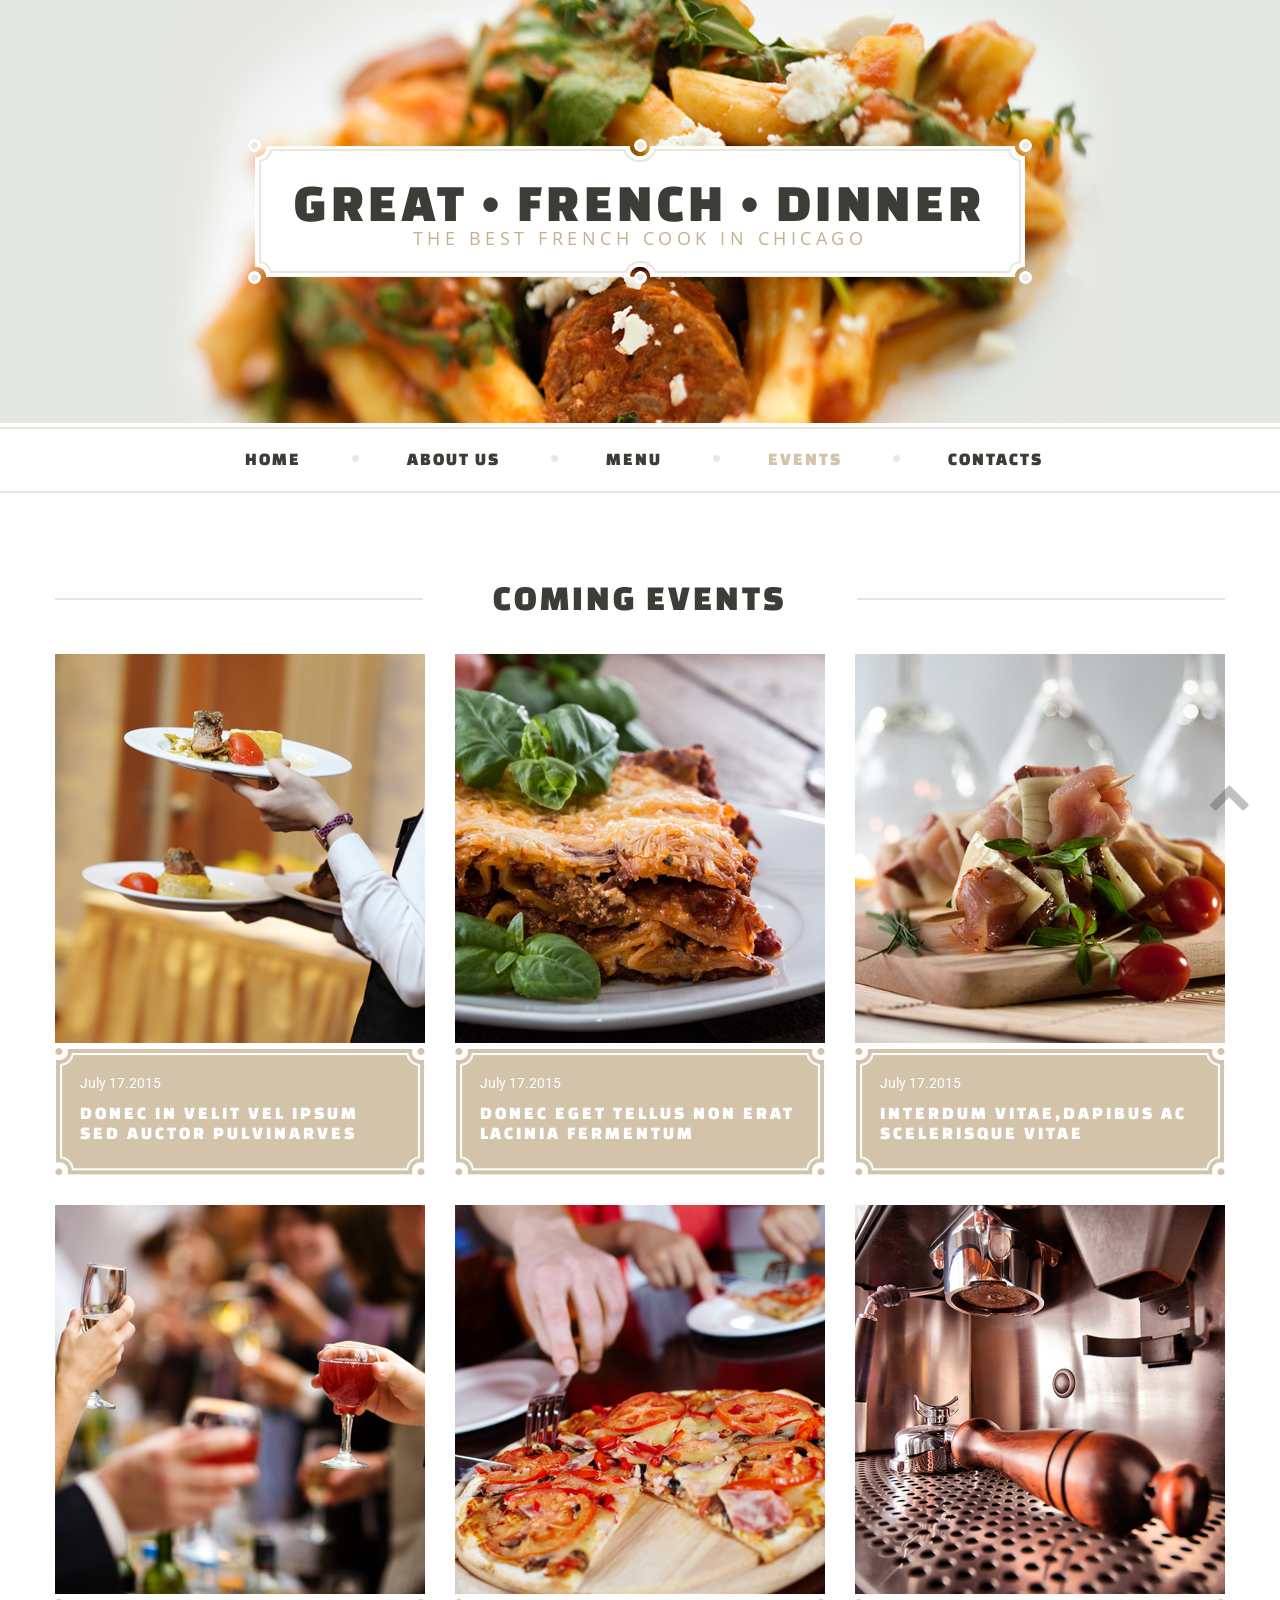
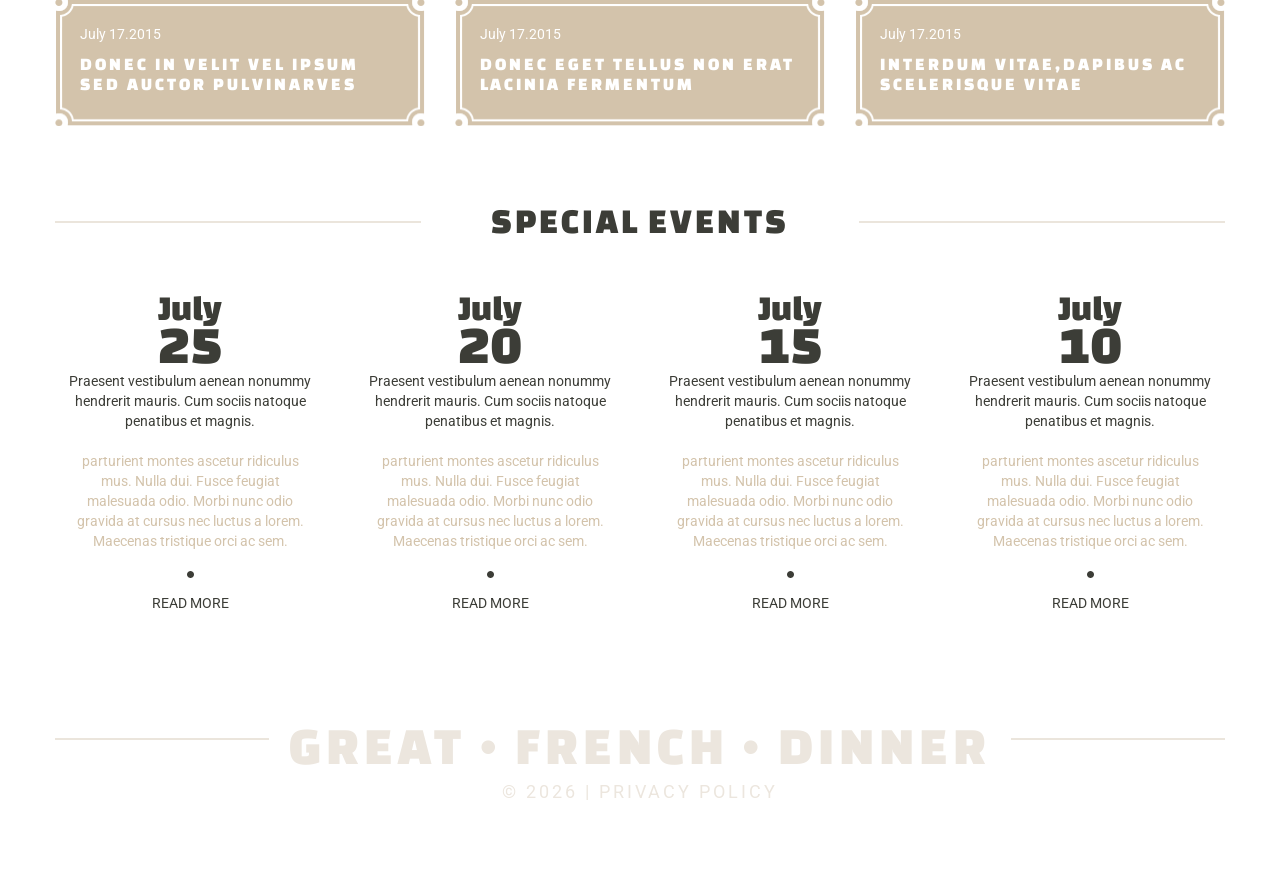
<file: French Cuisine Template/index-3.html>
<!DOCTYPE html>
<html lang="en">
	 <head>
	 <title>Events</title>
	 <meta charset="utf-8">
	 <meta name = "format-detection" content = "telephone=no" />
	 <link rel="icon" href="images/favicon.ico" type="image/x-icon">
	 <link rel="stylesheet" href="css/grid.css">
	 <link rel="stylesheet" href="css/style.css">
	 <link rel="stylesheet" href="css/touchTouch.css">
	 <script src="js/jquery.js"></script>
	 <script src="js/jquery-migrate-1.2.1.js"></script>
	 <script src="js/script.js"></script>
	 <script src="js/touchTouch.jquery.js"></script>
	 <!--[if lt IE 8]>
	   <div style=' clear: both; text-align:center; position: relative;'>
		 <a href="http://windows.microsoft.com/en-US/internet-explorer/products/ie/home?ocid=ie6_countdown_bannercode">
		   <img src="http://storage.ie6countdown.com/assets/100/images/banners/warning_bar_0000_us.jpg" border="0" height="42" width="820" alt="You are using an outdated browser. For a faster, safer browsing experience, upgrade for free today." />
		 </a>
	  </div>
	<![endif]-->
	<!--[if lt IE 9]>
		<script src="js/html5shiv.js"></script>
		<link rel="stylesheet" type="text/css" media="screen" href="css/ie.css">
	<![endif]-->
	</head>
<body class="index-3">
<!--==============================header=================================-->
<header id="header">
	<div id="stuck_container">
	<div class="full-width-container block-1">
		<div class="container">
			<div class="row">
				<div class="grid_12">
						<h1>
							<a href="index.html">
								<span class="main">Great <span>•</span> french <span>•</span> dinner</span>
								<span>the best french cook in chicago</span>
							</a>
						</h1>
				</div>
			</div>
		</div>
	</div>
	<div class="full-width-container block-2">
		<div class="container">
			<div class="row">
				<div class="grid_12">
					<nav>
						<ul class="sf-menu">
							<li><a href="index.html">Home</a></li>
							<li><a href="index-1.html">About us</a>
								<ul>
									<li><a href="#">Columns 01</a></li>
									<li><a href="#">Columns 02</a></li>
									<li><a href="#">Columns 03</a>
										<ul>
											<li><a href="#">Columns 04</a></li>
											<li><a href="#">Columns 05</a></li>
											<li><a href="#">Columns 06</a></li>
										</ul>
									</li>
								</ul>
							</li>
							<li><a href="index-2.html">Menu</a></li>
							<li class="current"><a href="index-3.html">Events</a></li>
							<li><a href="index-4.html">Contacts</a></li>
						</ul>
					</nav>
				</div>
			</div>
		</div>
	</div>
	</div>
</header>

<!--=======content================================-->

<section id="content">
	<div class="container">
		<div class="block-3">
			<div class="row">
				<div class="grid_12">
					<header>
						<h2><span>coming events</span></h2>
					</header>
				</div>
			</div>
			<div class="row">
				<div id="touch_gallery">
					<div class="grid_4">
						<article>
							<a href="images/index-3_img-1-big.jpg">
								<img src="images/index-3_img-1.jpg" alt="eat">
								<div></div>
							</a>
							<div class="gal_bottom_block">
								<span>July 17.2015</span>
								<h4><a href="#">Donec in velit vel ipsum sed auctor pulvinarVes</a></h4>
							</div>
						</article>
					</div>
					<div class="grid_4">
						<article>
							<a href="images/index-3_img-2-big.jpg">
								<img src="images/index-3_img-2.jpg" alt="eat">
								<div></div>
							</a>
							<div class="gal_bottom_block">
								<span>July 17.2015</span>
								<h4><a href="#">Donec eget tellus non erat Lacinia fermentum</a></h4>
							</div>
						</article>
					</div>
					<div class="grid_4">
						<article>
							<a href="images/index-3_img-3-big.jpg">
								<img src="images/index-3_img-3.jpg" alt="eat">
								<div></div>
							</a>
							<div class="gal_bottom_block">
								<span>July 17.2015</span>
								<h4><a href="#">Interdum vitae,dapibus ac Scelerisque vitae</a></h4>
							</div>
						</article>
					</div>
					<div class="grid_4">
						<article>
							<a href="images/index-3_img-4-big.jpg">
								<img src="images/index-3_img-4.jpg" alt="eat">
								<div></div>
							</a>
							<div class="gal_bottom_block">
								<span>July 17.2015</span>
								<h4><a href="#">Donec in velit vel ipsum sed auctor pulvinarVes</a></h4>
							</div>
						</article>
					</div>
					<div class="grid_4">
						<article>
							<a href="images/index-3_img-5-big.jpg">
								<img src="images/index-3_img-5.jpg" alt="eat">
								<div></div>
							</a>
							<div class="gal_bottom_block">
								<span>July 17.2015</span>
								<h4><a href="#">Donec eget tellus non erat Lacinia fermentum</a></h4>
							</div>
						</article>
					</div>
					<div class="grid_4">
						<article>
							<a href="images/index-3_img-6-big.jpg">
								<img src="images/index-3_img-6.jpg" alt="eat">
								<div></div>
							</a>
							<div class="gal_bottom_block">
								<span>July 17.2015</span>
								<h4><a href="#">Interdum vitae,dapibus ac Scelerisque vitae</a></h4>
							</div>
						</article>
					</div>
				</div>
			</div>
		</div>
	</div>
	<div class="container">
		<div class="block-4">
			<div class="row">
				<div class="grid_12">
					<header>
						<h2><span>special events</span></h2>
					</header>
				</div>
			</div>
			<div class="row">
				<div class="grid_3">
					<article class="item">
						<header>
							<span class="el-1">July</span>
							<span class="el-2">25</span>
							<h5>Praesent vestibulum aenean nonummy hendrerit mauris. Cum sociis natoque penatibus et magnis.</h5>
						</header>
						<p>parturient montes ascetur ridiculus mus. Nulla dui. Fusce feugiat malesuada odio. Morbi nunc odio gravida at cursus nec luctus a lorem. Maecenas tristique orci ac sem.</p>
						<a href="#"><span>Read more</span></a>
					</article>
				</div>
				<div class="grid_3">
					<article class="item">
						<header>
							<span class="el-1">July</span>
							<span class="el-2">20</span>
							<h5>Praesent vestibulum aenean nonummy hendrerit mauris. Cum sociis natoque penatibus et magnis.</h5>
						</header>
						<p>parturient montes ascetur ridiculus mus. Nulla dui. Fusce feugiat malesuada odio. Morbi nunc odio gravida at cursus nec luctus a lorem. Maecenas tristique orci ac sem.</p>
						<a href="#"><span>Read more</span></a>
					</article>
				</div>
				<div class="grid_3">
					<article class="item">
						<header>
							<span class="el-1">July</span>
							<span class="el-2">15</span>
							<h5>Praesent vestibulum aenean nonummy hendrerit mauris. Cum sociis natoque penatibus et magnis.</h5>
						</header>
						<p>parturient montes ascetur ridiculus mus. Nulla dui. Fusce feugiat malesuada odio. Morbi nunc odio gravida at cursus nec luctus a lorem. Maecenas tristique orci ac sem.</p>
						<a href="#"><span>Read more</span></a>
					</article>
				</div>
				<div class="grid_3">
					<article class="item">
						<header>
							<span class="el-1">July</span>
							<span class="el-2">10</span>
							<h5>Praesent vestibulum aenean nonummy hendrerit mauris. Cum sociis natoque penatibus et magnis.</h5>
						</header>
						<p>parturient montes ascetur ridiculus mus. Nulla dui. Fusce feugiat malesuada odio. Morbi nunc odio gravida at cursus nec luctus a lorem. Maecenas tristique orci ac sem.</p>
						<a href="#"><span>Read more</span></a>
					</article>
				</div>
			</div>
		</div>
	</div>
</section>

<!--=======footer=================================-->
<footer id="footer">
	<div class="container">
		<div class="row">
			<div class="grid_12">
				<h2><span>great <span>•</span> french <span>•</span> dinner</span></h2>
				<div class="copyright">© <span id="copyright-year"></span> | <a href="index-5.html">Privacy Policy</a></div>
			</div>
		</div>
	</div>
</footer>
<script>
	$(function(){
		$('#touch_gallery a').touchTouch();
	});
</script>
</body>
</html>
</file>
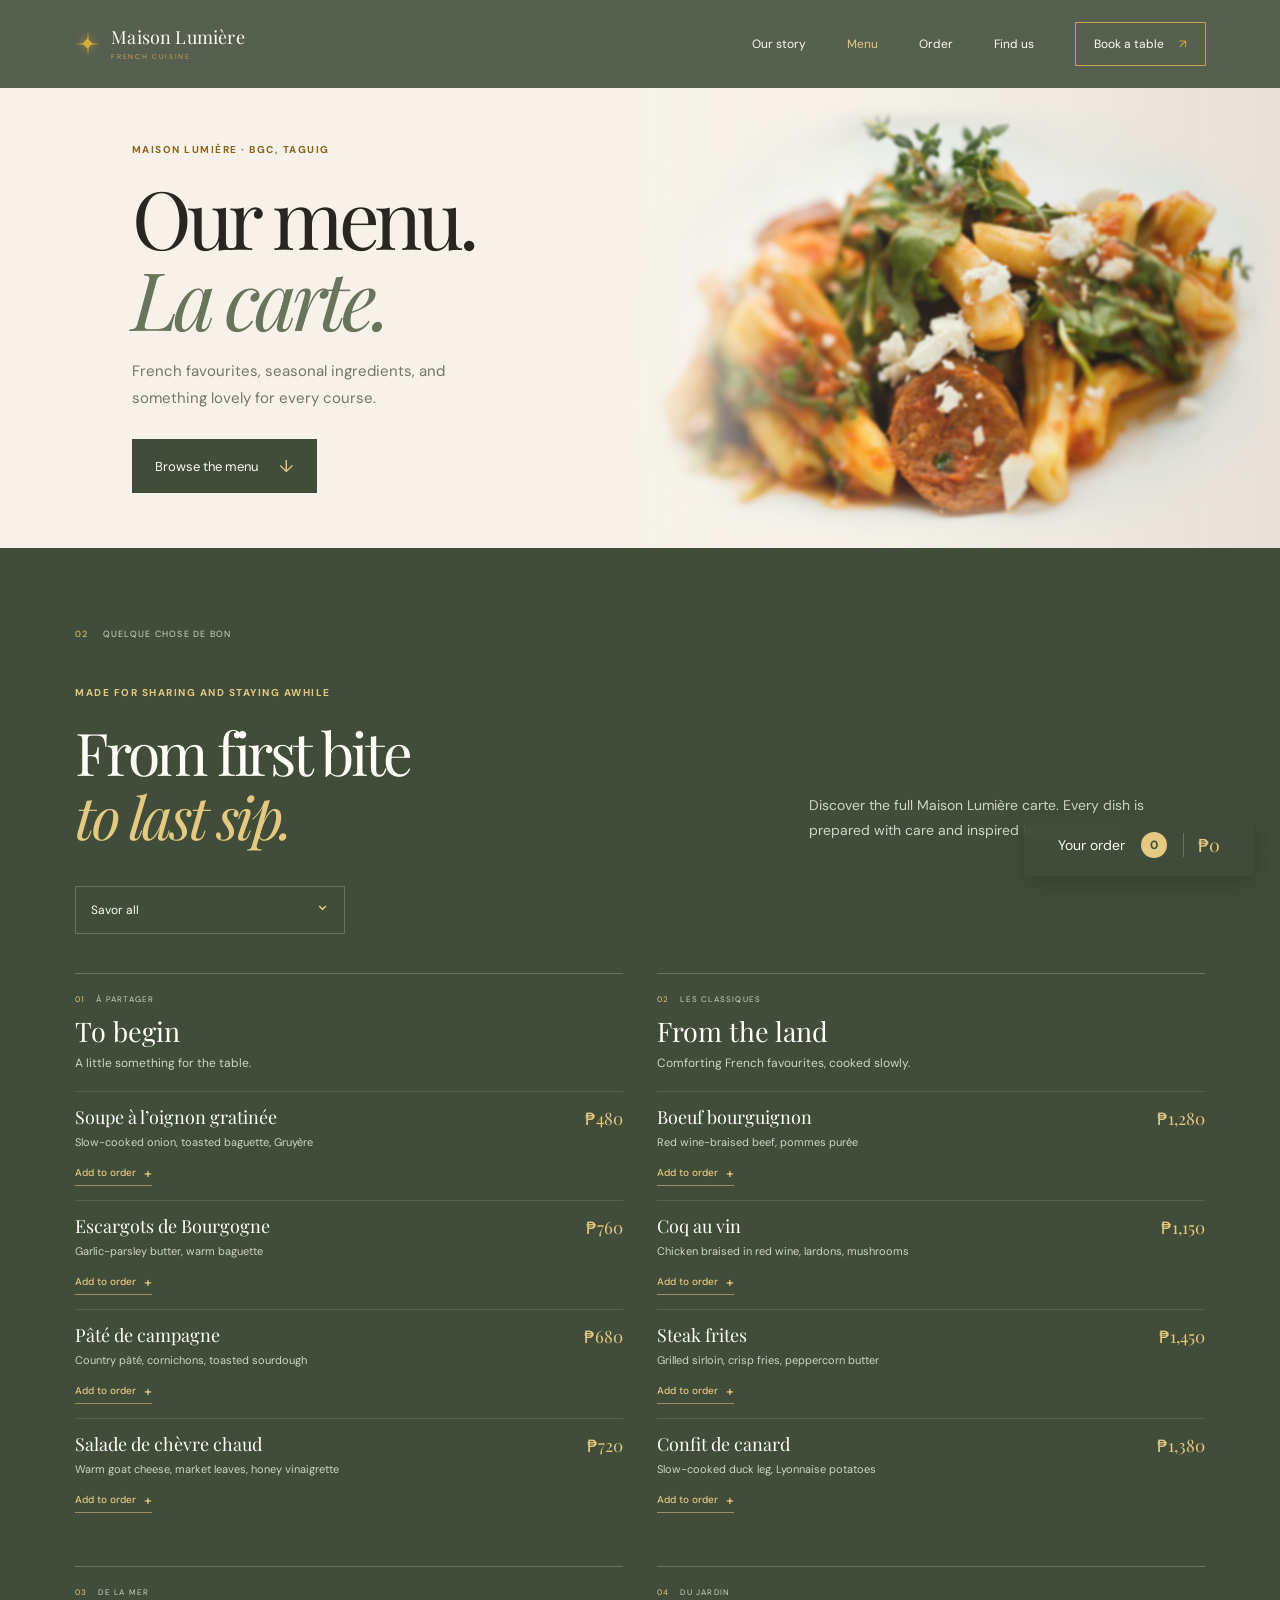
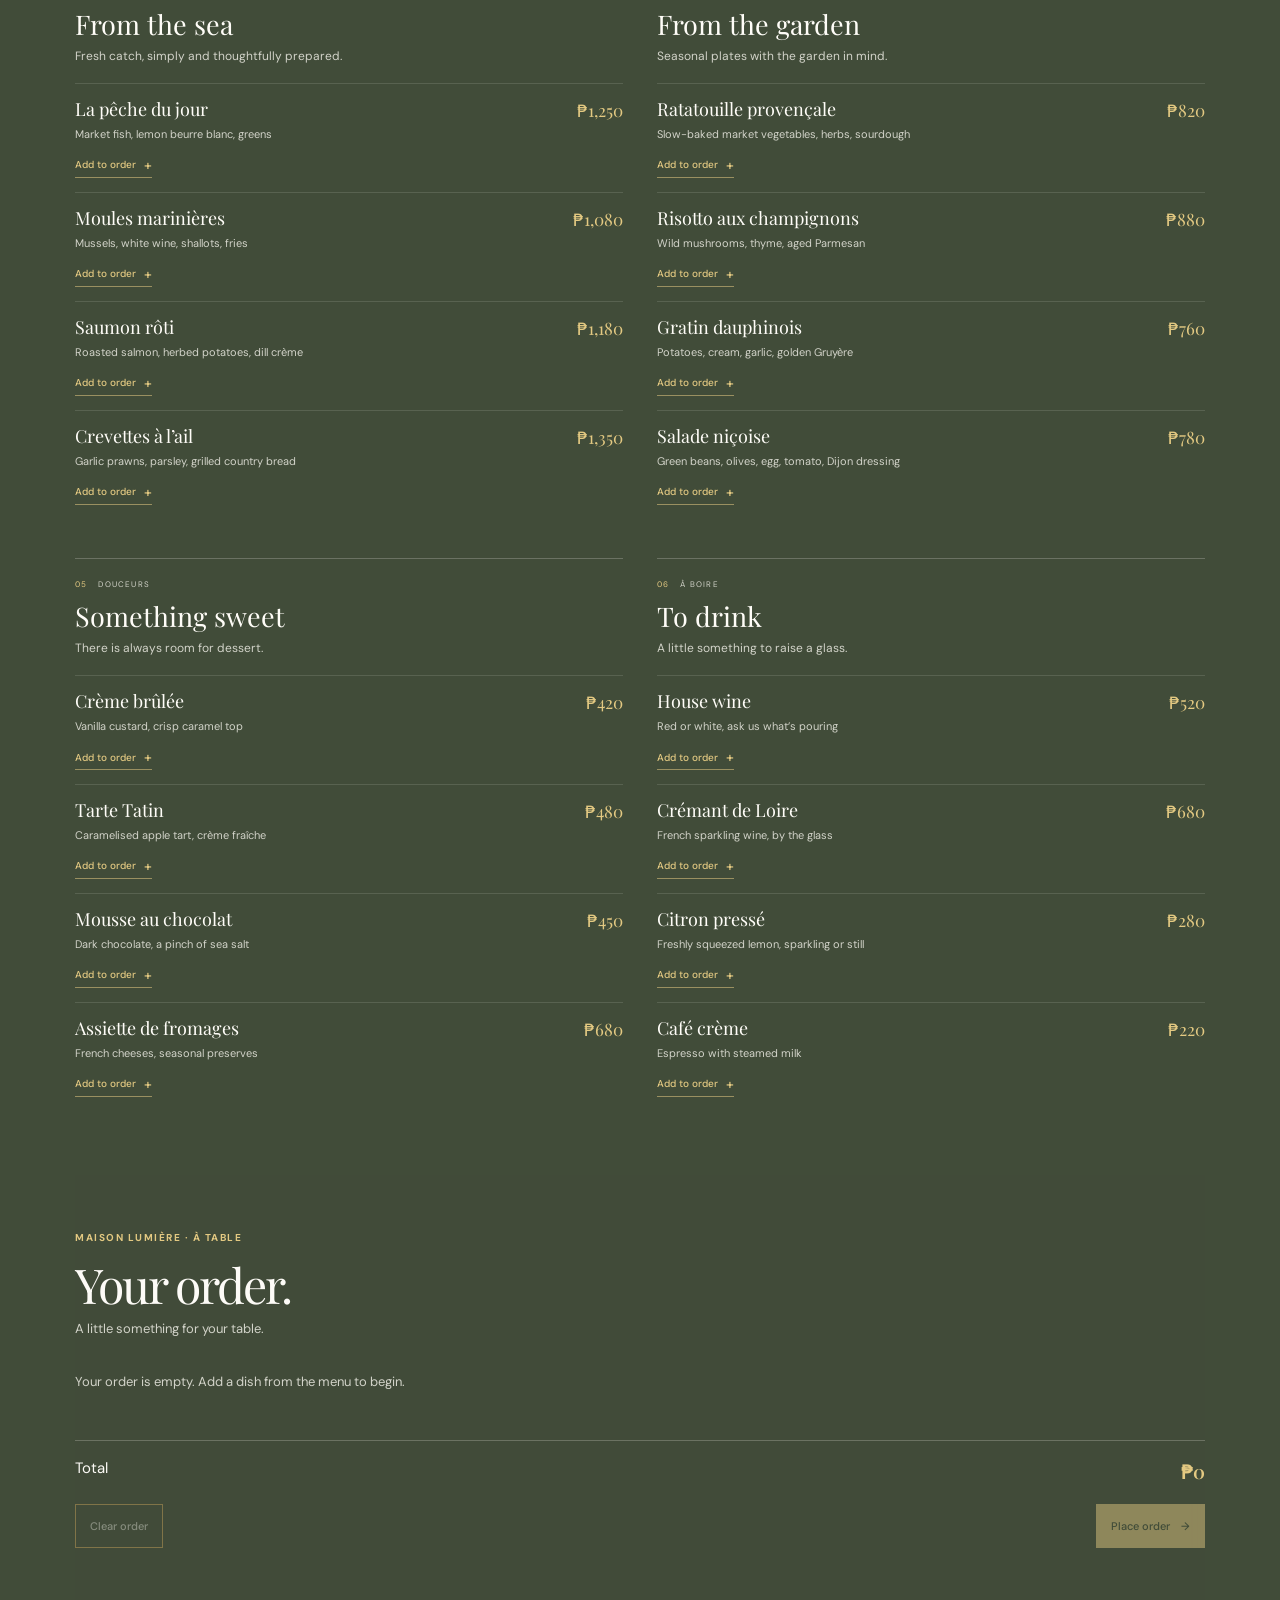
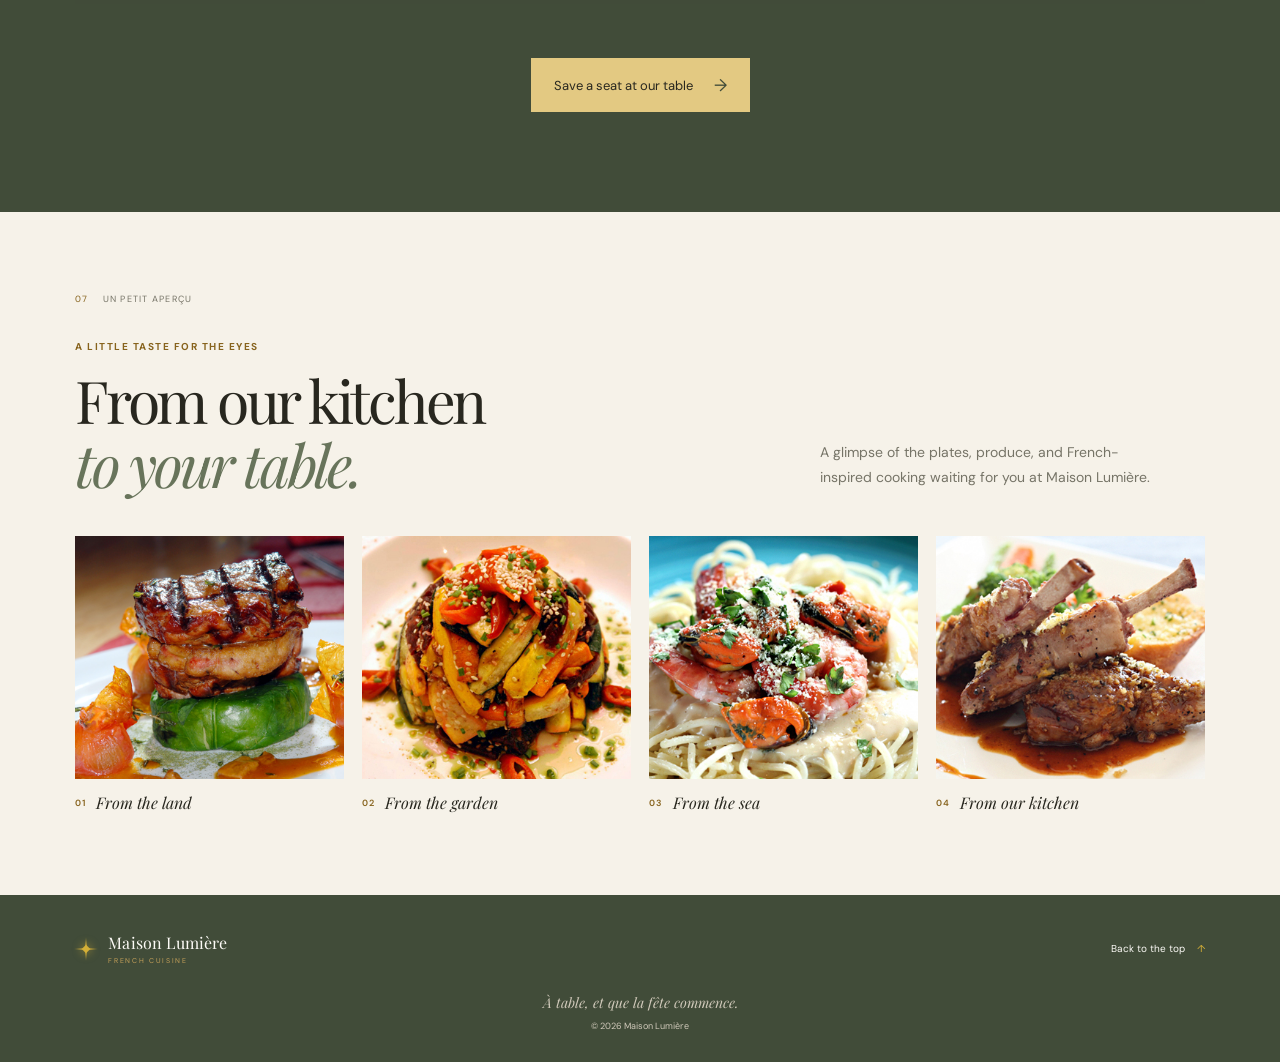
<file: maison-lumiere-website/menu.html>
<!doctype html>
<html lang="en">
<head>
  <meta charset="utf-8">
  <meta name="viewport" content="width=device-width, initial-scale=1">
  <meta name="theme-color" content="#f6f2e9">
  <meta name="description" content="Explore the Maison Lumière menu: French bistro favourites, seasonal plates, desserts, and drinks.">
  <title>Our Menu — Maison Lumière</title>
  <link rel="preconnect" href="https://fonts.googleapis.com">
  <link rel="preconnect" href="https://fonts.gstatic.com" crossorigin>
  <link href="https://fonts.googleapis.com/css2?family=DM+Sans:wght@400;500;600;700&family=Montserrat:wght@400;500&family=Playfair+Display:ital,wght@0,400;0,500;0,600;1,400;1,500&display=swap" rel="stylesheet">
  <link rel="stylesheet" href="styles.css">
  <script src="script.js" defer></script>
</head>
<body>
  <header class="site-header">
    <a class="brand" href="index.html" aria-label="Maison Lumière home">
      <span class="brand-mark" aria-hidden="true"><span></span></span>
      <span class="brand-name">Maison Lumière<small>French Cuisine</small></span>
    </a>
    <button class="menu-toggle" type="button" aria-expanded="false" aria-controls="site-nav">
      <span class="sr-only">Toggle navigation</span>
      <span></span><span></span>
    </button>
    <nav class="site-nav" id="site-nav" aria-label="Main navigation">
      <a href="index.html#story">Our story</a>
      <a href="menu.html" aria-current="page">Menu</a>
      <a href="#order-summary">Order</a>
      <a href="index.html#location">Find us</a>
      <a class="nav-booking" href="index.html#reserve">Book a table <span aria-hidden="true">↗</span></a>
    </nav>
  </header>

  <main>
    <section class="menu-page-hero" id="top">
      <div class="menu-page-hero-copy">
        <p class="eyebrow">MAISON LUMIÈRE · BGC, TAGUIG</p>
        <h1>Our menu.<br><em>La carte.</em></h1>
        <p>French favourites, seasonal ingredients, and something lovely for every course.</p>
        <a class="button button-dark" href="#starters">Browse the menu <span aria-hidden="true">↓</span></a>
      </div>
      <div class="menu-page-hero-image" role="img" aria-label="A seafood dish with pasta, herbs, and mussels"></div>
    </section>

    <section class="menu-section menu-page-section" id="menu">
      <div class="section-wrap">
        <div class="section-kicker section-kicker-light"><span>02</span><span>QUELQUE CHOSE DE BON</span></div>
        <div class="menu-heading">
          <div>
            <p class="eyebrow">Made for sharing and staying awhile</p>
            <h2>From first bite<br><em>to last sip.</em></h2>
          </div>
          <p>Discover the full Maison Lumière carte. Every dish is prepared with care and inspired by the seasons.</p>
        </div>
        <div class="menu-category-picker">
          <label class="sr-only" for="menu-category-select">Choose a menu category</label>
          <select id="menu-category-select" aria-label="Choose a menu category">
            <option value="#menu">Savor all</option>
            <option value="#starters">To begin</option>
            <option value="#mains">From the land</option>
            <option value="#seafood">From the sea</option>
            <option value="#vegetarian">From the garden</option>
            <option value="#desserts">Something sweet</option>
            <option value="#drinks">To drink</option>
          </select>
          <span aria-hidden="true">⌄</span>
        </div>
        <div class="menu-grid">
          <article class="menu-category" id="starters">
            <p class="menu-category-label">01 <span>À PARTAGER</span></p>
            <h3>To begin</h3>
            <p class="menu-category-intro">A little something for the table.</p>
            <ul class="menu-list">
              <li><div><h4>Soupe à l’oignon gratinée</h4><p>Slow-cooked onion, toasted baguette, Gruyère</p></div><span class="menu-price">₱480</span></li>
              <li><div><h4>Escargots de Bourgogne</h4><p>Garlic-parsley butter, warm baguette</p></div><span class="menu-price">₱760</span></li>
              <li><div><h4>Pâté de campagne</h4><p>Country pâté, cornichons, toasted sourdough</p></div><span class="menu-price">₱680</span></li>
              <li><div><h4>Salade de chèvre chaud</h4><p>Warm goat cheese, market leaves, honey vinaigrette</p></div><span class="menu-price">₱720</span></li>
            </ul>
          </article>
          <article class="menu-category" id="mains">
            <p class="menu-category-label">02 <span>LES CLASSIQUES</span></p>
            <h3>From the land</h3>
            <p class="menu-category-intro">Comforting French favourites, cooked slowly.</p>
            <ul class="menu-list">
              <li><div><h4>Boeuf bourguignon</h4><p>Red wine-braised beef, pommes purée</p></div><span class="menu-price">₱1,280</span></li>
              <li><div><h4>Coq au vin</h4><p>Chicken braised in red wine, lardons, mushrooms</p></div><span class="menu-price">₱1,150</span></li>
              <li><div><h4>Steak frites</h4><p>Grilled sirloin, crisp fries, peppercorn butter</p></div><span class="menu-price">₱1,450</span></li>
              <li><div><h4>Confit de canard</h4><p>Slow-cooked duck leg, Lyonnaise potatoes</p></div><span class="menu-price">₱1,380</span></li>
            </ul>
          </article>
          <article class="menu-category" id="seafood">
            <p class="menu-category-label">03 <span>DE LA MER</span></p>
            <h3>From the sea</h3>
            <p class="menu-category-intro">Fresh catch, simply and thoughtfully prepared.</p>
            <ul class="menu-list">
              <li><div><h4>La pêche du jour</h4><p>Market fish, lemon beurre blanc, greens</p></div><span class="menu-price">₱1,250</span></li>
              <li><div><h4>Moules marinières</h4><p>Mussels, white wine, shallots, fries</p></div><span class="menu-price">₱1,080</span></li>
              <li><div><h4>Saumon rôti</h4><p>Roasted salmon, herbed potatoes, dill crème</p></div><span class="menu-price">₱1,180</span></li>
              <li><div><h4>Crevettes à l’ail</h4><p>Garlic prawns, parsley, grilled country bread</p></div><span class="menu-price">₱1,350</span></li>
            </ul>
          </article>
          <article class="menu-category" id="vegetarian">
            <p class="menu-category-label">04 <span>DU JARDIN</span></p>
            <h3>From the garden</h3>
            <p class="menu-category-intro">Seasonal plates with the garden in mind.</p>
            <ul class="menu-list">
              <li><div><h4>Ratatouille provençale</h4><p>Slow-baked market vegetables, herbs, sourdough</p></div><span class="menu-price">₱820</span></li>
              <li><div><h4>Risotto aux champignons</h4><p>Wild mushrooms, thyme, aged Parmesan</p></div><span class="menu-price">₱880</span></li>
              <li><div><h4>Gratin dauphinois</h4><p>Potatoes, cream, garlic, golden Gruyère</p></div><span class="menu-price">₱760</span></li>
              <li><div><h4>Salade niçoise</h4><p>Green beans, olives, egg, tomato, Dijon dressing</p></div><span class="menu-price">₱780</span></li>
            </ul>
          </article>
          <article class="menu-category" id="desserts">
            <p class="menu-category-label">05 <span>DOUCEURS</span></p>
            <h3>Something sweet</h3>
            <p class="menu-category-intro">There is always room for dessert.</p>
            <ul class="menu-list">
              <li><div><h4>Crème brûlée</h4><p>Vanilla custard, crisp caramel top</p></div><span class="menu-price">₱420</span></li>
              <li><div><h4>Tarte Tatin</h4><p>Caramelised apple tart, crème fraîche</p></div><span class="menu-price">₱480</span></li>
              <li><div><h4>Mousse au chocolat</h4><p>Dark chocolate, a pinch of sea salt</p></div><span class="menu-price">₱450</span></li>
              <li><div><h4>Assiette de fromages</h4><p>French cheeses, seasonal preserves</p></div><span class="menu-price">₱680</span></li>
            </ul>
          </article>
          <article class="menu-category" id="drinks">
            <p class="menu-category-label">06 <span>À BOIRE</span></p>
            <h3>To drink</h3>
            <p class="menu-category-intro">A little something to raise a glass.</p>
            <ul class="menu-list">
              <li><div><h4>House wine</h4><p>Red or white, ask us what’s pouring</p></div><span class="menu-price">₱520</span></li>
              <li><div><h4>Crémant de Loire</h4><p>French sparkling wine, by the glass</p></div><span class="menu-price">₱680</span></li>
              <li><div><h4>Citron pressé</h4><p>Freshly squeezed lemon, sparkling or still</p></div><span class="menu-price">₱280</span></li>
              <li><div><h4>Café crème</h4><p>Espresso with steamed milk</p></div><span class="menu-price">₱220</span></li>
            </ul>
          </article>
        </div>
        <section class="order-summary" id="order-summary" aria-labelledby="order-summary-title">
          <p class="eyebrow">MAISON LUMIÈRE · À TABLE</p>
          <h2 id="order-summary-title">Your order.</h2>
          <p class="order-summary-intro">A little something for your table.</p>
          <p class="order-empty">Your order is empty. Add a dish from the menu to begin.</p>
          <ul class="order-items" aria-label="Items in your order"></ul>
          <div class="order-total"><span>Total</span><strong>₱0</strong></div>
          <p class="order-status" aria-live="polite"></p>
          <div class="order-summary-actions">
            <button class="order-clear" type="button">Clear order</button>
            <button class="order-submit" type="button">Place order <span aria-hidden="true">→</span></button>
          </div>
        </section>
        <a class="button button-menu menu-booking-link" href="index.html#reserve">Save a seat at our table <span aria-hidden="true">→</span></a>
      </div>
    </section>

    <section class="food-gallery" id="gallery">
      <div class="section-wrap">
        <div class="section-kicker"><span>07</span><span>UN PETIT APERÇU</span></div>
        <div class="food-gallery-heading">
          <div>
            <p class="eyebrow">A little taste for the eyes</p>
            <h2>From our kitchen<br><em>to your table.</em></h2>
          </div>
          <p>A glimpse of the plates, produce, and French-inspired cooking waiting for you at Maison Lumière.</p>
        </div>
        <div class="food-gallery-grid">
          <figure class="food-gallery-card">
            <img src="images/index_img-7.jpg" alt="A French dish from the Maison Lumière menu" loading="lazy">
            <figcaption><span>01</span> From the land</figcaption>
          </figure>
          <figure class="food-gallery-card">
            <img src="images/index_img-8.jpg" alt="A French dish from the Maison Lumière menu" loading="lazy">
            <figcaption><span>02</span> From the garden</figcaption>
          </figure>
          <figure class="food-gallery-card">
            <img src="images/index_img-9.jpg" alt="A French dish from the Maison Lumière menu" loading="lazy">
            <figcaption><span>03</span> From the sea</figcaption>
          </figure>
          <figure class="food-gallery-card">
            <img src="images/index_img-10.jpg" alt="A French dish from the Maison Lumière menu" loading="lazy">
            <figcaption><span>04</span> From our kitchen</figcaption>
          </figure>
        </div>
      </div>
    </section>
  </main>

  <footer class="site-footer">
    <a class="brand footer-brand" href="index.html" aria-label="Maison Lumière home">
      <span class="brand-mark" aria-hidden="true"><span></span></span>
      <span class="brand-name">Maison Lumière<small>French Cuisine</small></span>
    </a>
    <p>À table, et que la fête commence.</p>
    <a href="#top" class="back-top">Back to the top <span aria-hidden="true">↑</span></a>
    <small class="copyright">© <span id="year"></span> Maison Lumière</small>
  </footer>
  <button class="order-cart-toggle" type="button" aria-controls="order-summary">
    <span>Your order</span>
    <span class="order-count">0</span>
    <span class="order-cart-total">₱0</span>
  </button>
  <div class="order-toast" role="status" aria-live="polite" aria-atomic="true"></div>
</body>
</html>
</file>
<file: French Cuisine Template/css/grid.css>
/* http://meyerweb.com/eric/tools/css/reset/ 
   v2.0 | 20110126
   License: none (public domain)
*/
html,
body,
div,
span,
applet,
object,
iframe,
h1,
h2,
h3,
h4,
h5,
h6,
p,
blockquote,
pre,
a,
abbr,
acronym,
address,
big,
cite,
code,
del,
dfn,
em,
img,
ins,
kbd,
q,
s,
samp,
small,
strike,
strong,
sub,
sup,
tt,
var,
b,
u,
i,
center,
dl,
dt,
dd,
ol,
ul,
li,
fieldset,
form,
label,
legend,
table,
caption,
tbody,
tfoot,
thead,
tr,
th,
td,
article,
aside,
canvas,
details,
embed,
figure,
figcaption,
footer,
header,
hgroup,
menu,
nav,
output,
ruby,
section,
summary,
time,
mark,
audio,
video {
  margin: 0;
  padding: 0;
  border: 0;
  font-size: 100%;
  font: inherit;
  vertical-align: top;
}
/* HTML5 display-role reset for older browsers */
article,
aside,
details,
figcaption,
figure,
footer,
header,
hgroup,
menu,
nav,
section {
  display: block;
}
body {
  line-height: 1;
}
ol,
ul {
  list-style: none;
}
blockquote,
q {
  quotes: none;
}
blockquote:before,
blockquote:after,
q:before,
q:after {
  content: '';
  content: none;
}
table {
  border-collapse: collapse;
  border-spacing: 0;
}
.clearfix {
  *zoom: 1;
}
.clearfix:before,
.clearfix:after {
  display: table;
  content: "";
  line-height: 0;
}
.clearfix:after {
  clear: both;
}
.container .alpha {
  margin-left: 0px;
}
.container .omega {
  margin-right: 0px;
}
.row {
  margin-left: -30px;
  *zoom: 1;
}
.row:before,
.row:after {
  display: table;
  content: "";
  line-height: 0;
}
.row:after {
  clear: both;
}
[class*="grid_"] {
  float: left;
  min-height: 1px;
  margin-left: 30px;
}
.container {
  width: 1170px;
}
.grid_12 {
  width: 1170px;
}
.grid_11 {
  width: 1070px;
}
.grid_10 {
  width: 970px;
}
.grid_9 {
  width: 870px;
}
.grid_8 {
  width: 770px;
}
.grid_7 {
  width: 670px;
}
.grid_6 {
  width: 570px;
}
.grid_5 {
  width: 470px;
}
.grid_4 {
  width: 370px;
}
.grid_3 {
  width: 270px;
}
.grid_2 {
  width: 170px;
}
.grid_1 {
  width: 70px;
}
.preffix_12 {
  margin-left: 1230px;
}
.preffix_11 {
  margin-left: 1130px;
}
.preffix_10 {
  margin-left: 1030px;
}
.preffix_9 {
  margin-left: 930px;
}
.preffix_8 {
  margin-left: 830px;
}
.preffix_7 {
  margin-left: 730px;
}
.preffix_6 {
  margin-left: 630px;
}
.preffix_5 {
  margin-left: 530px;
}
.preffix_4 {
  margin-left: 430px;
}
.preffix_3 {
  margin-left: 330px;
}
.preffix_2 {
  margin-left: 230px;
}
.preffix_1 {
  margin-left: 130px;
}
.container {
  margin-right: auto;
  margin-left: auto;
  *zoom: 1;
  -webkit-box-sizing: border-box;
  -moz-box-sizing: border-box;
  box-sizing: border-box;
}
.container:before,
.container:after {
  display: table;
  content: "";
  line-height: 0;
}
.container:after {
  clear: both;
}
@media (min-width: 980px) and (max-width: 1199px) {
  .row {
    margin-left: -20px;
    *zoom: 1;
  }
  .row:before,
  .row:after {
    display: table;
    content: "";
    line-height: 0;
  }
  .row:after {
    clear: both;
  }
  [class*="grid_"] {
    float: left;
    min-height: 1px;
    margin-left: 20px;
  }
  .container {
    width: 940px;
  }
  .grid_12 {
    width: 940px;
  }
  .grid_11 {
    width: 860px;
  }
  .grid_10 {
    width: 780px;
  }
  .grid_9 {
    width: 700px;
  }
  .grid_8 {
    width: 620px;
  }
  .grid_7 {
    width: 540px;
  }
  .grid_6 {
    width: 460px;
  }
  .grid_5 {
    width: 380px;
  }
  .grid_4 {
    width: 300px;
  }
  .grid_3 {
    width: 220px;
  }
  .grid_2 {
    width: 140px;
  }
  .grid_1 {
    width: 60px;
  }
  .preffix_12 {
    margin-left: 980px;
  }
  .preffix_11 {
    margin-left: 900px;
  }
  .preffix_10 {
    margin-left: 820px;
  }
  .preffix_9 {
    margin-left: 740px;
  }
  .preffix_8 {
    margin-left: 660px;
  }
  .preffix_7 {
    margin-left: 580px;
  }
  .preffix_6 {
    margin-left: 500px;
  }
  .preffix_5 {
    margin-left: 420px;
  }
  .preffix_4 {
    margin-left: 340px;
  }
  .preffix_3 {
    margin-left: 260px;
  }
  .preffix_2 {
    margin-left: 180px;
  }
  .preffix_1 {
    margin-left: 100px;
  }
}
@media (min-width: 768px) and (max-width: 979px) {
  .row {
    margin-left: -20px;
    *zoom: 1;
  }
  .row:before,
  .row:after {
    display: table;
    content: "";
    line-height: 0;
  }
  .row:after {
    clear: both;
  }
  [class*="grid_"] {
    float: left;
    min-height: 1px;
    margin-left: 20px;
  }
  .container {
    width: 748px;
  }
  .grid_12 {
    width: 748px;
  }
  .grid_11 {
    width: 684px;
  }
  .grid_10 {
    width: 620px;
  }
  .grid_9 {
    width: 556px;
  }
  .grid_8 {
    width: 492px;
  }
  .grid_7 {
    width: 428px;
  }
  .grid_6 {
    width: 364px;
  }
  .grid_5 {
    width: 300px;
  }
  .grid_4 {
    width: 236px;
  }
  .grid_3 {
    width: 172px;
  }
  .grid_2 {
    width: 108px;
  }
  .grid_1 {
    width: 44px;
  }
  .preffix_12 {
    margin-left: 788px;
  }
  .preffix_11 {
    margin-left: 724px;
  }
  .preffix_10 {
    margin-left: 660px;
  }
  .preffix_9 {
    margin-left: 596px;
  }
  .preffix_8 {
    margin-left: 532px;
  }
  .preffix_7 {
    margin-left: 468px;
  }
  .preffix_6 {
    margin-left: 404px;
  }
  .preffix_5 {
    margin-left: 340px;
  }
  .preffix_4 {
    margin-left: 276px;
  }
  .preffix_3 {
    margin-left: 212px;
  }
  .preffix_2 {
    margin-left: 148px;
  }
  .preffix_1 {
    margin-left: 84px;
  }
}
.select-menu {
  display: none !important;
}
@media (max-width: 767px) {
  .container {
    width: 420px;
    padding: 0 0px;
  }
  .row {
    margin-left: 0;
  }
  [class*="grid_"] {
    float: none;
    display: block;
    width: 100%;
    margin-left: 0;
    -webkit-box-sizing: border-box;
    -moz-box-sizing: border-box;
    box-sizing: border-box;
  }
  .select-menu {
    display: block !important;
  }
}
@media (max-width: 479px) {
  body {
    padding: 0;
  }
  .container {
    width: 300px;
    padding: 0 15px;
  }
  .row {
    margin-left: 0;
  }
}
</file>
<file: French Cuisine Template/css/contact-form.css>
/* Contact Form variables
========================================================*/
/* Contact Form Basic Styles 
========================================================*/
#contact-form {
  position: relative;
}
#contact-form label {
  position: relative;
  display: inline-block;
  width: 100%;
  -webkit-box-sizing: border-box;
  -moz-box-sizing: border-box;
  box-sizing: border-box;
  margin-bottom: 26px;
}
#contact-form label.email { }
#contact-form label.message {
  margin-bottom: 18px;
}
#contact-form fieldset {
  border: none;
}
/* Contact Form Placeholder Styles 
========================================================*/
#contact-form ._placeholder {
  width: calc(100% - 24px) !important;
  position: absolute;
  left: 0;
  top: 0;
  display: block;
  line-height: 14px;
  font-size: 13px;
  font-family: 'Roboto', sans-serif;
  padding: 0px 0 0 20px;
  cursor: text;
  color: #d3c3ab;
  line-height: 54px;
}
#contact-form ._placeholder.focused {} 
#contact-form ._placeholder.hidden {
  display: none;
}
#contact-form .file ._placeholder {
  display: none;
}
/* Contact Form Input 
========================================================*/
#contact-form input[type='text'] {
  width: calc(100% - 20px);
  background: #fff;
  line-height: 14px;
  font-size: 14px;
  font-family: 'Roboto', sans-serif;
  padding: 20px 0 16px 20px;
  outline: none;
  height: 14px;
  margin: 0;
  color: #d3c3ab;
  border: 2px solid #ebe5dc;
}
#contact-form input[type='text']:focus {
}
/* Contact Form File Input 
========================================================*/
#contact-form .input-group {
  position: relative;
  display: table;
  border-collapse: separate;
  -webkit-box-sizing: border-box;
  -moz-box-sizing: border-box;
  box-sizing: border-box;
}
#contact-form input.form-control[disabled] {
  cursor: not-allowed;
  background-color: #eeeeee;
  opacity: 1;
}
#contact-form input.form-control {
  position: relative;
  z-index: 2;
  float: left;
  width: 100%;
  margin-bottom: 0;
  padding: 6px 12px;
  -webkit-box-shadow: inset 0 1px 1px rgba(0, 0, 0, 0.075);
  box-shadow: inset 0 1px 1px rgba(0, 0, 0, 0.075);
  -webkit-transition: border-color ease-in-out 0.15s, box-shadow ease-in-out 0.15s;
  -moz-transition: border-color ease-in-out 0.15s, box-shadow ease-in-out 0.15s;
  transition: border-color ease-in-out 0.15s, box-shadow ease-in-out 0.15s;
}
#contact-form .input-group-btn:first-child > .btn {
  border-bottom-right-radius: 0;
  border-top-right-radius: 0;
  margin: 0 -1px 0 0;
}
#contact-form .input-group .form-control:last-child {
  border-bottom-left-radius: 0;
  border-top-left-radius: 0;
}
#contact-form .input-group-btn:last-child > .btn {
  border-bottom-left-radius: 0;
  border-top-left-radius: 0;
}
#contact-form .input-group .form-control:first-child {
  border-bottom-right-radius: 0;
  border-top-right-radius: 0;
}
#contact-form input.form-control,
#contact-form .input-group-btn {
  display: table-cell;
  border-collapse: separate;
  float: none !important;
}
#contact-form .input-group-btn label {
  width: auto;
  margin-left: -1px;
}
#contact-form .input-group-btn {
  position: relative;
  font-size: 0;
  white-space: nowrap;
  width: 1%;
  vertical-align: middle;
}
#contact-form .btn {
  display: inline-block;
  margin-bottom: 0;
  font-weight: normal;
  text-align: center;
  vertical-align: middle;
  cursor: pointer;
  white-space: nowrap;
  margin: 5px 15px 45px 0;
  width: 111px;
}
#contact-form .btn-default {
  color: #333333;
  background-color: #ffffff;
  border-color: #cccccc;
}
#contact-form .btn-default:hover {
  color: #333333;
  background-color: #ebebeb;
  border-color: #adadad;
}
#contact-form .btn-default:active,
#contact-form .btn-default:focus {
  outline-offset: -2px;
  outline: none;
  -webkit-box-shadow: inset 0 3px 5px rgba(0, 0, 0, 0.125);
  box-shadow: inset 0 3px 5px rgba(0, 0, 0, 0.125);
}
/* Contact Form Textarea 
========================================================*/
#contact-form textarea {
  width: calc(100% - 22px);
  background: #fff;
  line-height: 24px;
  font-size: 14px;
  font-family: 'Roboto', sans-serif;;
  padding: 0;
  outline: none;
  resize: none;
  height: 189px;
  border: none;
  border: 2px solid #ebe5dc;
  color:#d3c3ab;
  padding: 11px;
}
#contact-form textarea:focus {}
/* Contact Form Error messages
========================================================*/
#contact-form .empty-message,
#contact-form .error-message {
  position: absolute;
  right: 3px;
  top: 2px;
  color: #fa5555;
  height: 0;
  overflow: hidden;
  font-size: 11px;
  -webkit-transition: 0.3s ease-in height;
  transition: 0.3s ease-in height;
  z-index: 99;
  font-family: 'Open Sans', sans-serif;
}
#contact-form .invalid .error-message,
#contact-form .empty .empty-message {
  height: 20px;
}
/* Contact Form Processing Box
========================================================*/
#contact-form .contact-form-loader {
  position: absolute;
  z-index: -1;
  width: 100%;
  height: 100%;
  overflow: hidden;
  top: 0;
  left: 0;
  right: 0;
  bottom: 0;
  background: rgba(255, 255, 255, 0.8);
  background-image: url('../images/form-loader.gif');
  background-repeat: no-repeat;
  background-position: 56% 56%;
  opacity: 0;
}
#contact-form.processing .contact-form-loader {
  opacity: 1;
  z-index: 99;
  -webkit-transition: all 0.3s ease-in;
  transition: all 0.3s ease-in;
}
/* Contact Form Modal 
========================================================*/
.modal-open {
  overflow: hidden;
}
#contact-form .modal {
  display: none;
  overflow: auto;
  overflow-y: scroll;
  position: fixed;
  top: 0;
  right: 0;
  bottom: 0;
  left: 0;
  z-index: 1050;
  -webkit-overflow-scrolling: touch;
  outline: 0;
  font-family: Arial, "Times New Roman", sans-serif;
  font-size: 13px;
}
#contact-form .modal h4 {
  font-weight: bold !important;
  padding: 0 !important;
  margin: 0 !important;
  color: #000 !important;
  font-size: 15px;
}
.modal.fade .modal-dialog {
  -webkit-transform: translate(0, -25%);
  -ms-transform: translate(0, -25%);
  transform: translate(0, -25%);
  -webkit-transition: -webkit-transform 0.3s ease-out;
  -moz-transition: -moz-transform 0.3s ease-out;
  -o-transition: -o-transform 0.3s ease-out;
  transition: transform 0.3s ease-out;
}
.modal.in .modal-dialog {
  -webkit-transform: translate(0, 0);
  -ms-transform: translate(0, 0);
  transform: translate(0, 0);
}
.modal-content {
  position: relative;
  background-color: #ffffff;
  border: 1px solid #999999;
  border: 1px solid rgba(0, 0, 0, 0.2);
  border-radius: 6px;
  -webkit-box-shadow: 0 3px 9px rgba(0, 0, 0, 0.5);
  box-shadow: 0 3px 9px rgba(0, 0, 0, 0.5);
  background-clip: padding-box;
  outline: none;
}
.modal-backdrop {
  position: fixed;
  top: 0;
  right: 0;
  bottom: 0;
  left: 0;
  z-index: 1040;
  background-color: #000000;
}
.modal-backdrop.fade {
  opacity: 0;
  filter: alpha(opacity=0);
}
.modal-backdrop.in {
  opacity: 0.5;
  filter: alpha(opacity=50);
}
.modal-header {
  padding: 15px;
  border-bottom: 1px solid #e5e5e5;
  min-height: 16.42857143px;
}
.modal-header .close {
  margin-top: -2px;
}
.modal-title {
  margin: 0;
  line-height: 1.42857143;
}
.modal-body {
  position: relative;
  padding: 20px;
  color: #525151 !important;
}
.modal-dialog {
  width: 600px;
  margin: 10px auto;
}
@media only screen and (max-width: 768px) {
  .modal-dialog {
    position: relative;
    width: auto;
    margin: 10px;
  }
}
/* Contact Form Close icon 
========================================================*/
.close {
  float: right;
  font-size: 21px;
  font-weight: bold;
  line-height: 1;
  color: #000000 !important;
  text-shadow: 0 1px 0 #ffffff;
  opacity: 0.2;
  filter: alpha(opacity=20);
}
.close:hover,
.close:focus {
  color: #000000 !important;
  text-decoration: none;
  cursor: pointer;
  opacity: 0.5;
  filter: alpha(opacity=50);
}
button.close {
  padding: 0;
  cursor: pointer;
  background: transparent;
  border: 0;
  -webkit-appearance: none;
}

/* Contact for on index page-break-after
=========================================================*/

.index #contact-form label {
  margin-bottom: 9px;
}
.index #contact-form input[type='text'], .index #contact-form textarea {
  background: #fff;
  border: none;
  width: calc(100% - 10px);
  padding-top: 6px;
  padding-bottom: 7px;
}
.index #contact-form textarea { width: calc(100% - 20px); }
.index #contact-form textarea { height: 70px;}
.index #contact-form a {
  font-size: 14px;
  font-style: italic;
  color: #f00;
  font-weight: 400;
 }
 .index #contact-form a:hover {color: #000;}
.index #contact-form ._placeholder {
  font-size: 11px;
  color: #666;
  font-family: Georgia, 'Times New Roman', Serif;
}
.index #contact-form label.name { margin-top: 7px; }

.cont_btn {
  width: 130px;
  margin: 0 auto;
}
.cont_btn a {
  text-transform: uppercase;
  
}
</file>
<file: French Cuisine Template/css/ie.css>
.bd-ra, .owl-prev, .owl-next { behavior:url(js/PIE.htc); position:relative;}
.index .block-4 .element .filler {display: none}
.index .block-4 .element:hover .filler {display: block;}
.index-3 #touch_gallery a > div {display: none;}
#contact-form input {
	width: 98%;
}
#contact-form textarea {width: 98%;}
</file>
<file: maison-lumiere-website/styles.css>
:root {
  color-scheme: light;
  --cream: #f6f2e9;
  --paper: #fffdf8;
  --ivory: #fdfbf7;
  --ink: #28271f;
  --charcoal: #1a1a1a;
  --muted: #767467;
  --olive: #414c39;
  --olive-light: #68745b;
  --gold: #d4af37;
  --gold-muted: #c5a059;
  --gold-soft: #e3c982;
  --gold-ink: #87631d;
  --gold-wash: rgba(212, 175, 55, .1);
  --gold-glow: rgba(212, 175, 55, .55);
  --cream-dark: #ece5d8;
  --linen: #e7dfcf;
  --linen-line: #d7c9b4;
  --sand-line: #c6b69e;
  --field-line: #b8ae9d;
  --placeholder: #8c887e;
  --muted-light: #d2d3c9;
  --footer-muted: #d0c9ba;
  --olive-photo: #59634f;
  --line: rgba(40, 39, 31, .17);
  --line-dark: rgba(253, 251, 247, .22);
  --header-height: 88px;
  --serif: "Playfair Display", Georgia, serif;
  --sans: "DM Sans", Arial, sans-serif;
}

* { box-sizing: border-box; }
html { scroll-behavior: smooth; scroll-padding-top: var(--header-height); }
body { margin: 0; background: var(--cream); color: var(--ink); font-family: var(--sans); -webkit-font-smoothing: antialiased; }
a { color: inherit; text-decoration: none; }
button, input, select { font: inherit; }
img { display: block; width: 100%; }
.sr-only { position: absolute; width: 1px; height: 1px; padding: 0; margin: -1px; overflow: hidden; clip: rect(0, 0, 0, 0); white-space: nowrap; border: 0; }

.site-header { height: 88px; padding: 0 5.8%; display: flex; align-items: center; justify-content: space-between; position: sticky; top: 0; z-index: 5; background: rgba(65, 76, 57, .88); backdrop-filter: blur(10px); -webkit-backdrop-filter: blur(10px); }
.brand { display: inline-flex; align-items: center; gap: 10px; padding: 9px 0; background: transparent; color: var(--ivory); }
.brand-mark, .logo-star { position: relative; display: inline-grid; flex: 0 0 auto; place-items: center; --star-color: var(--gold); }
.brand-mark { width: 27px; height: 27px; flex-basis: 27px; }
.brand-mark::before, .brand-mark::after, .logo-star::before, .logo-star::after { position: absolute; content: ""; border-radius: 50%; }
.brand-mark::before, .logo-star::before { width: 2px; height: 100%; background: linear-gradient(to bottom, transparent, var(--star-color), transparent); }
.brand-mark::after, .logo-star::after { width: 100%; height: 2px; background: linear-gradient(to right, transparent, var(--star-color), transparent); }
.brand-mark span, .logo-star span { position: relative; z-index: 1; width: 7px; height: 7px; background: var(--star-color); transform: rotate(45deg); box-shadow: 0 0 9px 1px var(--gold-glow); }
.brand-name { color: var(--ivory); font: 400 18px/1.1 var(--serif); letter-spacing: .01em; white-space: nowrap; }
.brand-name small { display: block; margin-top: 5px; color: var(--gold-muted); font: 400 7px/1 var(--sans); letter-spacing: .24em; text-transform: uppercase; }
.site-nav { display: flex; align-items: center; gap: clamp(22px, 3.2vw, 50px); color: var(--ivory); font-size: 12px; }
.site-nav > a:not(.nav-booking) { transition: color .2s ease; }
.site-nav > a:not(.nav-booking):hover { color: var(--gold-soft); }
.nav-booking { padding: 13px 18px; border: 1px solid var(--gold-muted); }
.nav-booking:hover { background: var(--gold-wash); }
.nav-booking span { margin-left: 12px; color: var(--gold); }
.menu-toggle { display: none; }

.hero { min-height: max(560px, calc(100svh - var(--header-height))); position: relative; display: flex; align-items: center; overflow: hidden; }
.hero-copy { position: relative; z-index: 2; width: 51%; padding: 10px 0 35px 10.3%; }
.eyebrow { margin: 0 0 21px; color: var(--gold-ink); font-size: 10px; font-weight: 700; letter-spacing: .15em; text-transform: uppercase; }
.hero .eyebrow span { display: inline-block; width: 23px; height: 1px; margin: 0 9px 3px 0; background: var(--gold-ink); }
h1, h2, h3, p, figure { margin-top: 0; }
.hero h1 { margin-bottom: 23px; font: 400 clamp(55px, 6.3vw, 92px)/.99 var(--serif); letter-spacing: -.065em; }
h1 em, h2 em { color: var(--olive-light); font-weight: 400; }
.hero-description { max-width: 410px; margin-bottom: 31px; color: var(--muted); font-size: 15px; line-height: 1.8; }
.hero-actions { display: flex; align-items: center; gap: 24px; }
.button { min-height: 54px; padding: 0 23px; display: inline-flex; align-items: center; justify-content: center; gap: 21px; border: 0; cursor: pointer; font-size: 13px; transition: transform .2s ease, background .2s ease; }
.button:hover { transform: translateY(-2px); }
.button-dark { background: var(--olive); color: var(--paper); }
.button-dark:hover { background: var(--olive-light); }
.button span { color: var(--gold-soft); font-size: 17px; }
.text-link { padding-bottom: 5px; border-bottom: 1px solid var(--gold-ink); font-size: 13px; }
.text-link span { margin-left: 8px; color: var(--gold-ink); }
.hero-footnote { display: flex; align-items: center; gap: 9px; margin-top: 60px; color: var(--muted); font: italic 13px var(--serif); }
.hero-star { width: 17px; height: 17px; --star-color: var(--gold-ink); }
.hero-star::before, .hero-star::after { width: 1px; height: 100%; }
.hero-star::after { width: 100%; height: 1px; }
.hero-star span { width: 5px; height: 5px; box-shadow: 0 0 6px 1px var(--gold-glow); }
.hero-image { position: absolute; inset: 0 0 0 49%; background: linear-gradient(90deg, var(--cream) 0%, rgba(246,242,233,.09) 28%, rgba(20,19,16,.08) 100%), url("images/header-bg.png") center/cover no-repeat; }
.image-caption { position: absolute; right: 6%; bottom: 38px; left: 6%; display: flex; justify-content: flex-end; color: var(--ivory); font-size: 9px; letter-spacing: .15em; text-shadow: 0 1px 8px rgba(0,0,0,.4); }
.round-stamp { position: absolute; top: 14%; right: 10%; width: 112px; height: 112px; border: 1px solid rgba(253,251,247,.76); border-radius: 50%; display: flex; flex-direction: column; align-items: center; justify-content: center; color: var(--ivory); font: italic 11px var(--serif); text-shadow: 0 1px 8px rgba(0,0,0,.45); transform: rotate(9deg); }
.round-stamp strong { margin: 1px 0; color: var(--gold-soft); font: 18px var(--sans); }
.scroll-cue { position: absolute; z-index: 2; left: 5.8%; bottom: 27px; display: flex; gap: 14px; align-items: center; color: var(--muted); font-size: 9px; letter-spacing: .11em; text-transform: uppercase; }
.scroll-cue span + span { color: var(--gold-ink); font-size: 16px; }

.section-wrap { width: min(1130px, 88.4%); margin: 0 auto; }
.intro { min-height: 100svh; padding-top: clamp(58px, 8svh, 104px); padding-bottom: clamp(58px, 8svh, 104px); position: relative; display: grid; grid-template-columns: .92fr 1.08fr; column-gap: 7%; align-content: center; }
.section-kicker { display: flex; gap: 14px; align-items: center; color: var(--muted); font-size: 9px; letter-spacing: .14em; }
.section-kicker span:first-child { color: var(--gold-ink); }
.intro > .section-kicker { grid-column: 1 / -1; margin-bottom: clamp(25px, 4svh, 42px); }
.intro-copy { padding-left: 0; }
.intro-copy h2, .menu-heading h2, .promise-copy h2, .reservation-copy h2 { margin-bottom: 25px; font: 400 clamp(42px, 4.6vw, 66px)/1.08 var(--serif); letter-spacing: -.055em; }
.intro-copy > p:not(.eyebrow), .promise-copy > p:not(.eyebrow) { max-width: 500px; color: var(--muted); font-size: 15px; line-height: 1.8; }
.intro-copy .text-link { display: inline-block; margin-top: 12px; }
.story-photo { position: relative; align-self: center; margin: 0; padding: 0 25px 27px 0; }
.story-photo::after { content: ""; position: absolute; z-index: -1; right: 0; bottom: 0; width: 72%; height: 75%; background: var(--linen); }
.story-photo img { width: 100%; height: min(58svh, 520px); object-fit: cover; }
.story-photo figcaption { position: absolute; right: 41px; bottom: 43px; left: 17px; display: flex; justify-content: space-between; align-items: baseline; color: var(--ivory); text-shadow: 0 1px 6px #333; }
.story-photo figcaption span:first-child { font: italic 19px var(--serif); }
.story-photo figcaption span:last-child { font-size: 9px; letter-spacing: .12em; }

.menu-section { min-height: 100svh; padding: 94px 0 100px; background: var(--olive); color: var(--paper); }
.menu-preview { min-height: 100svh; padding: clamp(70px, 9svh, 110px) 0; display: grid; align-items: center; background: var(--olive); color: var(--paper); }
.menu-preview .section-kicker-light { margin-bottom: clamp(30px, 5svh, 46px); }
.menu-preview .menu-heading { margin-bottom: 32px; }
.menu-preview .menu-heading > p { width: min(330px, 34%); font-size: 13px; }
.menu-preview-grid { display: grid; grid-template-columns: repeat(3, minmax(0, 1fr)); gap: 22px; }
.menu-preview-card { position: relative; min-height: clamp(220px, 30vw, 360px); overflow: hidden; background: var(--charcoal); }
.menu-preview-card::after { position: absolute; inset: 40% 0 0; background: linear-gradient(transparent, rgba(26, 26, 26, .78)); content: ""; }
.menu-preview-card img { width: 100%; height: 100%; position: absolute; inset: 0; object-fit: cover; transition: transform .35s ease; }
.menu-preview-card:hover img { transform: scale(1.04); }
.menu-preview-label { position: absolute; z-index: 1; right: 18px; bottom: 17px; left: 18px; color: var(--ivory); font-size: 10px; letter-spacing: .12em; }
.menu-preview-actions { display: flex; flex-wrap: wrap; gap: 14px; margin-top: 34px; }
.button-menu { background: var(--gold-soft); color: var(--ink); }
.button-menu span { color: var(--olive); }
.button-menu:hover { background: var(--ivory); }
.button-menu-secondary { border: 1px solid var(--gold-muted); background: transparent; color: var(--ivory); }
.button-menu-secondary span { color: var(--gold-soft); }
.button-menu-secondary:hover { background: var(--gold-wash); }
.menu-page-hero { min-height: 440px; position: relative; display: flex; align-items: center; overflow: hidden; background: var(--cream); }
.menu-page-hero-copy { position: relative; z-index: 1; width: 51%; padding: 55px 5% 55px 10.3%; }
.menu-page-hero-copy h1 { margin-bottom: 20px; font: 400 clamp(54px, 6.3vw, 82px)/1 var(--serif); letter-spacing: -.065em; }
.menu-page-hero-copy h1 em { color: var(--olive-light); }
.menu-page-hero-copy > p:not(.eyebrow) { max-width: 380px; margin-bottom: 27px; color: var(--muted); font-size: 15px; line-height: 1.8; }
.menu-page-hero-image { position: absolute; inset: 0 0 0 49%; background: linear-gradient(90deg, var(--cream) 0%, rgba(246,242,233,.09) 28%, rgba(20,19,16,.08) 100%), url("images/header-bg.png") center/cover no-repeat; opacity: .94; filter: blur(1px); transform: scale(1.005); }
.menu-page-section { padding-top: 80px; }
.menu-booking-link { display: flex; width: fit-content; margin: 54px auto 0; }
.site-nav > a[aria-current="page"] { color: var(--gold-soft); }
.food-gallery { padding: clamp(68px, 9svh, 105px) 0; background: var(--cream); color: var(--ink); }
.food-gallery .section-kicker { margin-bottom: 35px; }
.food-gallery-heading { display: flex; justify-content: space-between; align-items: end; gap: 40px; margin-bottom: 40px; }
.food-gallery-heading .eyebrow { margin-bottom: 15px; }
.food-gallery-heading h2 { margin: 0; font: 400 clamp(42px, 4.6vw, 62px)/1.08 var(--serif); letter-spacing: -.055em; }
.food-gallery-heading h2 em { color: var(--olive-light); }
.food-gallery-heading > p { max-width: 340px; margin: 0 4% 5px 20px; color: var(--muted); font-size: 14px; line-height: 1.8; }
.food-gallery-grid { display: grid; grid-template-columns: repeat(4, minmax(0, 1fr)); gap: 18px; }
.food-gallery-card { min-width: 0; margin: 0; }
.food-gallery-card img { width: 100%; height: clamp(170px, 19vw, 270px); object-fit: cover; }
.food-gallery-card figcaption { display: flex; align-items: center; gap: 10px; padding-top: 13px; font: italic 16px/1.4 var(--serif); }
.food-gallery-card figcaption span { color: var(--gold-ink); font: 600 9px var(--sans); letter-spacing: .12em; }
.section-kicker-light { margin-bottom: 46px; color: var(--muted-light); }
.section-kicker-light span:first-child { color: var(--gold-soft); }
.menu-heading { display: flex; justify-content: space-between; align-items: end; margin-bottom: 39px; }
.menu-heading .eyebrow { color: var(--gold-soft); }
.menu-heading h2 { margin-bottom: 0; }
.menu-heading h2 em { color: var(--gold-soft); }
.menu-heading > p { width: min(340px, 38%); margin: 0 5% 4px 30px; color: var(--muted-light); font-size: 14px; line-height: 1.8; }
.menu-category-picker { position: relative; width: min(270px, 100%); margin: 0 0 39px; }
.menu-category-picker select { width: 100%; min-height: 48px; padding: 0 42px 0 15px; appearance: none; border: 1px solid var(--line-dark); border-radius: 0; background: var(--olive); color: var(--ivory); cursor: pointer; font-size: 12px; }
.menu-category-picker select:hover, .menu-category-picker select:focus-visible { border-color: var(--gold-soft); outline: none; }
.menu-category-picker select option { background: var(--olive); color: var(--ivory); }
.menu-category-picker > span { position: absolute; top: -13px; right: 15px; bottom: 0; display: grid; place-items: center; color: var(--gold-soft); font-size: 18px; line-height: 1; pointer-events: none; }
.menu-grid { display: grid; grid-template-columns: repeat(2, minmax(0, 1fr)); column-gap: 34px; row-gap: 39px; }
.menu-category { min-width: 0; padding-top: 20px; border-top: 1px solid var(--line-dark); scroll-margin-top: 24px; }
.menu-category-label { display: flex; gap: 11px; margin-bottom: 12px; color: var(--gold-soft); font-size: 8px; letter-spacing: .15em; }
.menu-category-label span { color: var(--muted-light); }
.menu-category > h3 { margin-bottom: 7px; font: 400 27px/1.15 var(--serif); }
.menu-category-intro { margin-bottom: 0; color: var(--muted-light); font-size: 12px; line-height: 1.6; }
.menu-list { margin: 17px 0 0; padding: 0; list-style: none; }
.menu-list li { display: flex; justify-content: space-between; gap: 12px; padding: 14px 0; border-top: 1px solid rgba(253, 251, 247, .12); }
.menu-list li > div { min-width: 0; }
.menu-list h4 { margin: 0 0 5px; font: 400 18px/1.3 var(--serif); }
.menu-list li p { margin: 0; color: var(--muted-light); font-size: 11px; line-height: 1.6; }
.menu-price { flex: 0 0 auto; padding-top: 1px; color: var(--gold-soft); font: 17px/1.3 var(--serif); white-space: nowrap; }
.add-to-order { display: inline-flex; align-items: center; gap: 8px; margin-top: 9px; padding: 5px 0; border: 0; border-bottom: 1px solid rgba(227,201,130,.55); background: transparent; color: var(--gold-soft); cursor: pointer; font: 500 10px var(--sans); transition: color .2s ease, border-color .2s ease; }
.add-to-order span { font-size: 14px; line-height: 1; }
.add-to-order:hover, .add-to-order:focus-visible { border-color: var(--ivory); color: var(--ivory); outline: none; }
.order-cart-toggle { position: fixed; z-index: 6; right: 26px; bottom: 24px; min-width: 230px; min-height: 62px; display: inline-flex; align-items: center; justify-content: center; gap: 16px; padding: 0 22px; border: 0; background: rgba(65, 76, 57, .88); color: var(--ivory); box-shadow: 0 8px 24px rgba(26,26,26,.2); backdrop-filter: blur(8px); -webkit-backdrop-filter: blur(8px); cursor: pointer; font-size: 14px; transition: opacity .2s ease, visibility .2s ease; }
.order-cart-toggle.is-hidden { visibility: hidden; opacity: 0; pointer-events: none; }
.order-toast { position: fixed; z-index: 7; left: 26px; bottom: 24px; width: min(360px, calc(100% - 52px)); padding: 18px 22px; border-left: 3px solid var(--gold-soft); background: rgba(65, 76, 57, .88); color: var(--ivory); box-shadow: 0 8px 24px rgba(26,26,26,.24); backdrop-filter: blur(8px); -webkit-backdrop-filter: blur(8px); font-size: 13px; line-height: 1.6; opacity: 0; transform: translateY(12px); visibility: hidden; transition: opacity .25s ease, transform .25s ease, visibility .25s ease; }
.order-toast.is-visible { opacity: 1; transform: translateY(0); visibility: visible; }
.order-count { min-width: 26px; height: 26px; display: inline-grid; place-items: center; border-radius: 50%; background: var(--gold-soft); color: var(--olive); font-size: 12px; font-weight: 700; }
.order-cart-total { padding-left: 14px; border-left: 1px solid var(--line-dark); color: var(--gold-soft); font-family: var(--serif); font-size: 18px; }
.order-summary { width: 100%; margin: 64px auto 0; padding: clamp(32px, 5vw, 56px) 0; border: 0; background: rgba(65, 76, 57, .88); color: var(--ivory); backdrop-filter: blur(8px); -webkit-backdrop-filter: blur(8px); scroll-margin-top: 24px; }
.order-summary > .eyebrow { margin-bottom: 14px; color: var(--gold-soft); }
.order-summary h2 { margin: 0 0 8px; font: 400 clamp(34px, 5vw, 48px)/1.1 var(--serif); letter-spacing: -.045em; }
.order-summary-intro, .order-empty { color: var(--muted-light); font-size: 13px; line-height: 1.6; }
.order-empty { padding: 19px 0; }
.order-items { max-height: min(42svh, 420px); overflow-y: auto; margin: 0; padding: 0; list-style: none; }
.order-items > li { display: grid; grid-template-columns: minmax(0, 1fr) auto; gap: 8px 14px; padding: 15px 0; border-top: 1px solid var(--line-dark); }
.order-item-name { font: 400 16px/1.35 var(--serif); }
.order-item-subtotal { color: var(--gold-soft); font: 15px var(--serif); white-space: nowrap; }
.order-quantity-controls { grid-column: 1 / -1; display: flex; align-items: center; gap: 10px; }
.order-quantity-controls button { width: 27px; height: 27px; border: 1px solid var(--gold-muted); background: transparent; color: var(--ivory); cursor: pointer; }
.order-quantity-controls button:hover, .order-quantity-controls button:focus-visible { border-color: var(--gold-soft); outline: none; }
.order-quantity { min-width: 14px; color: var(--ivory); font-size: 12px; text-align: center; }
.order-remove { margin-left: auto; border: 0 !important; color: var(--muted-light) !important; font-size: 11px; text-decoration: underline; width: auto !important; }
.order-total { display: flex; justify-content: space-between; margin-top: 16px; padding-top: 17px; border-top: 1px solid var(--line-dark); font: 15px var(--sans); }
.order-total strong { color: var(--gold-soft); font: 600 19px var(--serif); }
.order-status { min-height: 0; margin: 0; color: var(--gold-soft); font-size: 12px; line-height: 1.5; }
.order-status:not(:empty) { margin-top: 14px; padding: 12px; background: var(--gold-wash); }
.order-summary-actions { display: flex; justify-content: space-between; gap: 12px; margin-top: 20px; }
.order-summary-actions button { min-height: 44px; padding: 0 14px; cursor: pointer; font: 500 11px var(--sans); }
.order-clear { border: 1px solid var(--gold-muted); background: transparent; color: var(--muted-light); }
.order-clear:hover, .order-clear:focus-visible { border-color: var(--gold-soft); color: var(--ivory); outline: none; }
.order-submit { border: 1px solid var(--gold-soft); background: var(--gold-soft); color: var(--olive); }
.order-submit span { margin-left: 8px; color: var(--gold-soft); }
.order-submit span { color: var(--olive); }
.order-submit:hover, .order-submit:focus-visible { background: var(--ivory); outline: none; }
.order-submit:disabled, .order-clear:disabled { cursor: not-allowed; opacity: .48; }
.menu-footnote { margin: 42px 0 0; color: var(--gold-soft); text-align: center; font: 11px/1.5 var(--sans); letter-spacing: .04em; }
.menu-footnote small { display: block; margin-top: 6px; color: var(--muted-light); font-size: 9px; letter-spacing: 0; }

.promise { min-height: 100svh; padding-top: clamp(70px, 9svh, 120px); padding-bottom: clamp(70px, 9svh, 120px); display: grid; grid-template-columns: 1.03fr .97fr; gap: 10%; align-content: center; align-items: center; }
.promise-photo { position: relative; }
.promise-photo::before { content: ""; position: absolute; top: -18px; left: -18px; width: 70%; height: 65%; border: 1px solid var(--sand-line); }
.promise-photo img { position: relative; width: 100%; height: min(58svh, 520px); object-fit: cover; }
.photo-label { position: absolute; right: -22px; bottom: 18px; padding: 12px 15px; background: var(--paper); color: var(--muted); font-size: 8px; letter-spacing: .13em; }
.promise-copy .section-kicker { margin-bottom: 45px; }
.promise-copy h2 { margin-bottom: 21px; }
.promise-details { display: grid; gap: 17px; margin: 28px 0; }
.promise-details > div { display: flex; gap: 12px; align-items: flex-start; font-size: 13px; line-height: 1.5; }
.detail-icon { width: 14px; height: 14px; --star-color: var(--gold-ink); }
.detail-icon::before, .detail-icon::after { width: 1px; height: 100%; }
.detail-icon::after { width: 100%; height: 1px; }
.detail-icon span { width: 4px; height: 4px; box-shadow: 0 0 5px 1px var(--gold-glow); }
.promise-details small { color: var(--muted); font-size: 12px; }

.location-section { min-height: 100svh; padding: clamp(60px, 8svh, 100px) 5.8%; display: grid; align-items: center; background: var(--olive); color: var(--ivory); }
.location-inner { width: min(1250px, 100%); min-height: min(70svh, 650px); margin: 0 auto; display: grid; grid-template-columns: .82fr 1.18fr; align-items: stretch; gap: 7%; }
.location-copy { align-self: center; padding: 20px 0; }
.location-copy .section-kicker { color: var(--muted-light); }
.location-copy .section-kicker span:first-child, .location-copy .eyebrow { color: var(--gold-soft); }
.location-copy .section-kicker { margin-bottom: clamp(34px, 5svh, 55px); }
.location-copy .eyebrow { margin-bottom: 16px; }
.location-copy h2 { margin: 0 0 27px; font: 400 clamp(44px, 4.6vw, 66px)/1.06 var(--serif); letter-spacing: -.055em; }
.location-copy h2 em { color: var(--gold-soft); }
.location-address { margin: 0 0 18px; font: 400 clamp(19px, 2vw, 25px)/1.65 var(--serif); }
.location-note { max-width: 350px; margin-bottom: 24px; color: var(--muted-light); font-size: 14px; line-height: 1.8; }
.location-copy .text-link { border-color: var(--gold-soft); }
.location-copy .text-link span { color: var(--gold-soft); }
.location-map { position: relative; min-height: 440px; overflow: hidden; border: 8px solid var(--olive); background: var(--olive); }
.location-map::after { position: absolute; inset: 8px; background: var(--olive); content: ""; opacity: .32; mix-blend-mode: multiply; pointer-events: none; }
.location-map iframe { display: block; width: 100%; height: 100%; min-height: inherit; border: 0; filter: grayscale(1) sepia(.12); }

.reservation { min-height: 100svh; padding: clamp(70px, 9svh, 110px) 6%; display: grid; align-items: center; background: var(--cream-dark); color: var(--ink); }
.reservation-inner { width: min(1030px, 100%); margin: auto; display: grid; grid-template-columns: .8fr 1.2fr; gap: 11%; align-items: center; }
.reservation-copy .eyebrow { margin-bottom: 17px; color: var(--gold-ink); }
.reservation-copy h2 { font-size: clamp(40px, 4vw, 54px); }
.reservation-copy h2 em { color: var(--olive-light); }
.reservation-copy > p:not(.eyebrow) { max-width: 330px; color: var(--muted); font-size: 15px; line-height: 1.8; }
.reservation-aside { display: flex; gap: 11px; align-items: center; margin-top: 34px; font: italic 13px/1.5 var(--serif); }
.reservation-star { width: 21px; height: 21px; --star-color: var(--gold-ink); }
.reservation-star::before, .reservation-star::after { width: 1px; height: 100%; }
.reservation-star::after { width: 100%; height: 1px; }
.reservation-star span { width: 5px; height: 5px; box-shadow: 0 0 6px 1px var(--gold-glow); }
.reservation-aside small { color: var(--muted); font-size: 12px; }
.reservation-form { display: grid; gap: 20px; }
.form-row { display: grid; grid-template-columns: 1fr 1fr; gap: 18px; }
.reservation-form label { display: grid; gap: 8px; color: var(--ink); font-size: 12px; font-weight: 600; }
.reservation-form input, .reservation-form select { width: 100%; min-height: 48px; padding: 0 10px; border: 0; border-bottom: 1px solid var(--field-line); border-radius: 0; outline: 0; background: transparent; color: var(--ink); font-size: 13px; }
.reservation-form input:focus, .reservation-form select:focus { border-bottom-color: var(--gold); }
.reservation-form input::placeholder, .reservation-form select:invalid { color: var(--placeholder); }
.reservation-form select option { background: var(--cream-dark); color: var(--ink); }
.button-light { justify-self: start; min-width: 200px; background: var(--olive); color: var(--ivory); }
.button-light:hover { background: var(--charcoal); }
.button-light span { color: var(--gold-soft); }
.form-note { margin: -8px 0 0; color: var(--muted); font-size: 11px; line-height: 1.6; }

.site-footer { min-height: 130px; padding: 30px 5.8%; display: flex; justify-content: space-between; align-items: center; flex-wrap: wrap; gap: 20px; background: var(--olive); color: var(--ivory); }
.footer-location { order: -1; width: min(1130px, 100%); margin: 0 auto 6px; padding-bottom: 22px; display: flex; align-items: center; justify-content: space-between; gap: 24px; border-bottom: 1px solid var(--line-dark); }
.footer-location-kicker { display: flex; gap: 14px; margin: 0; color: var(--muted-light); font-size: 9px; letter-spacing: .14em; }
.footer-location-kicker span:first-child { color: var(--gold-soft); }
.footer-location-copy { text-align: right; }
.footer-location-copy > p { margin: 0 0 5px; color: var(--footer-muted); font-size: 11px; }
.footer-location-link { font: italic 22px/1.2 var(--serif); }
.footer-location-link span { margin-left: 8px; color: var(--gold-soft); font: 14px var(--sans); }
.footer-location-link:hover { color: var(--gold-soft); }
.footer-brand .brand-mark { width: 24px; height: 24px; flex-basis: 24px; }
.footer-brand .brand-mark span { width: 6px; height: 6px; }
.footer-brand .brand-name { font-size: 16px; }
.site-footer > p { order: 3; width: 100%; margin: 0; color: var(--footer-muted); font: italic 14px var(--serif); text-align: center; }
.back-top { order: 2; font-size: 10px; }
.back-top span { margin-left: 9px; color: var(--gold); }
.copyright { order: 4; width: 100%; margin-top: -12px; color: var(--footer-muted); font-size: 9px; text-align: center; }

@media (min-width: 1400px) {
  .hero-copy { padding-left: max(10.3%, calc((100vw - 1130px) / 2)); }
}
@media (max-width: 850px) {
  :root { --header-height: 76px; }
  .site-header { height: 76px; padding: 0 5%; }
  .site-nav { gap: 18px; font-size: 11px; }
  .hero { min-height: max(540px, calc(100svh - var(--header-height))); }
  .hero-copy { width: 56%; padding-left: 7%; }
  .hero-image { left: 45%; }
  .hero h1 { font-size: clamp(54px, 8vw, 72px); }
  .hero-actions { align-items: flex-start; flex-direction: column; gap: 16px; }
  .hero-footnote { margin-top: 36px; }
  .intro { column-gap: 4%; }
  .intro-copy { padding-left: 0; }
  .promise { gap: 8%; }
  .reservation-inner { gap: 7%; }
  .location-inner { grid-template-columns: .9fr 1.1fr; gap: 5%; }
  .location-map { min-height: 52svh; }
}
@media (max-width: 620px) {
  :root { --header-height: 70px; }
  .site-header { height: 70px; }
  .brand { gap: 8px; padding: 9px 10px; }
  .brand-mark { width: 23px; height: 23px; flex-basis: 23px; }
  .brand-mark span { width: 6px; height: 6px; }
  .brand-name { font-size: 15px; }
  .brand-name small { font-size: 6px; }
  .menu-toggle { width: 42px; height: 42px; display: grid; align-content: center; justify-items: center; gap: 6px; border: 1px solid var(--line-dark); background: transparent; }
  .menu-toggle span:not(.sr-only) { width: 17px; height: 1px; background: var(--gold); transition: transform .2s ease; }
  .menu-toggle[aria-expanded="true"] span:nth-last-child(2) { transform: translateY(3.5px) rotate(45deg); }
  .menu-toggle[aria-expanded="true"] span:last-child { transform: translateY(-3.5px) rotate(-45deg); }
  .site-nav { position: absolute; top: 70px; right: 0; left: 0; padding: 20px 6% 25px; display: none; align-items: stretch; flex-direction: column; gap: 0; border-top: 1px solid var(--line-dark); background: rgba(65, 76, 57, .97); backdrop-filter: blur(10px); -webkit-backdrop-filter: blur(10px); box-shadow: 0 12px 15px rgba(40,39,31,.18); }
  .site-nav.is-open { display: flex; }
  .site-nav > a:not(.nav-booking) { padding: 13px 0; border-bottom: 1px solid var(--line-dark); }
  .nav-booking { margin-top: 15px; text-align: center; }
  .hero { min-height: auto; height: auto; padding: 55px 0 0; display: block; }
  .hero-copy { width: 100%; padding: 0 7% 30px; }
  .hero h1 { font-size: clamp(54px, 14vw, 75px); }
  .hero-description { max-width: 330px; }
  .hero-actions { align-items: center; flex-direction: row; flex-wrap: wrap; }
  .hero-footnote { margin-top: 28px; }
  .hero-image { position: relative; inset: auto; height: 330px; background-position: center; }
  .round-stamp { top: 9%; right: 7%; width: 90px; height: 90px; }
  .scroll-cue { display: none; }
  .section-wrap { width: 86%; }
  .menu-preview { min-height: 0; padding: 70px 0; }
  .menu-preview .menu-heading { display: block; margin-bottom: 30px; }
  .menu-preview .menu-heading > p { width: auto; margin: 18px 0 0; }
  .menu-preview-grid { grid-template-columns: 1fr; gap: 15px; }
  .menu-preview-card { min-height: 250px; }
  .menu-page-hero { min-height: 0; padding-top: 48px; display: block; }
  .menu-page-hero-copy { width: 100%; padding: 0 7% 32px; }
  .menu-page-hero-copy h1 { font-size: clamp(50px, 13vw, 70px); }
  .menu-page-hero-image { position: relative; inset: auto; height: auto; aspect-ratio: 3 / 2; background-position: center; background-size: cover; }
  .order-cart-toggle { right: 14px; bottom: 14px; min-height: 56px; gap: 12px; padding: 0 16px; }
  .order-toast { right: 14px; bottom: 82px; left: 14px; width: auto; padding: 15px 18px; }
  .menu-page-section { padding-top: 70px; }
  .menu-booking-link { margin-top: 38px; }
  .food-gallery { padding: 68px 0; }
  .food-gallery-heading { display: block; margin-bottom: 30px; }
  .food-gallery-heading > p { margin: 18px 0 0; }
  .food-gallery-grid { grid-template-columns: repeat(2, minmax(0, 1fr)); gap: 22px 13px; }
  .food-gallery-card img { height: clamp(150px, 45vw, 230px); }
  .food-gallery-card figcaption { gap: 7px; font-size: 14px; }
  .intro { min-height: 0; padding-top: 72px; padding-bottom: 86px; grid-template-columns: 1fr; gap: 32px; }
  .intro > .section-kicker { margin-bottom: 0; }
  .intro-copy h2, .menu-heading h2, .promise-copy h2 { font-size: 43px; }
  .story-photo { width: 89%; margin-left: auto; }
  .story-photo img { height: clamp(300px, 88vw, 430px); }
  .menu-section { padding: 70px 0; }
  .section-kicker-light { margin-bottom: 37px; }
  .menu-heading { display: block; margin-bottom: 30px; }
  .menu-heading > p { width: auto; margin: 18px 0 0; }
  .menu-category-picker { margin-bottom: 32px; }
  .menu-grid { grid-template-columns: 1fr; row-gap: 29px; }
  .menu-category { padding-top: 17px; }
  .menu-footnote { margin-top: 32px; line-height: 1.8; }
  .promise { padding-top: 75px; padding-bottom: 77px; grid-template-columns: 1fr; gap: 52px; }
  .promise-photo { width: 88%; }
  .promise-photo img { height: clamp(320px, 95vw, 430px); }
  .promise-copy .section-kicker { margin-bottom: 35px; }
  .location-section { min-height: 0; padding: 72px 7%; }
  .location-inner { min-height: 0; grid-template-columns: 1fr; gap: 34px; }
  .location-copy .section-kicker { margin-bottom: 33px; }
  .location-map { min-height: 340px; }
  .reservation { min-height: 0; padding: 68px 7%; }
  .reservation-inner { grid-template-columns: 1fr; gap: 40px; }
  .reservation-aside { margin-top: 24px; }
  .form-row { grid-template-columns: 1fr; gap: 18px; }
  .site-footer { padding: 29px 7%; justify-content: space-between; }
  .footer-location { align-items: flex-start; flex-direction: column; gap: 15px; margin-bottom: 0; padding-bottom: 18px; }
  .footer-location-copy { text-align: left; }
  .footer-location-link { font-size: 20px; }
  .copyright { margin-top: 0; }
}
@media (prefers-reduced-motion: reduce) {
  *, *::before, *::after { scroll-behavior: auto !important; transition-duration: .01ms !important; animation-duration: .01ms !important; }
}
</file>
<file: French Cuisine Template/css/touchTouch.css>
/* The gallery overlay */

#galleryOverlay{
	width:100%;
	height:100%;
	position:fixed;
	top:0;
	left:0;
	opacity:0;
	z-index:100000;
	background-color:#222;
	background-color:rgba(0,0,0,0.8);
	overflow:hidden;
	display:none;
	
	-moz-transition:opacity 1s ease;
	-webkit-transition:opacity 1s ease;
	transition:opacity 1s ease;
}

/* This class will trigger the animation */

#galleryOverlay.visible{
	opacity:1;
}

#gallerySlider{
	height:100%;
	
	left:0;
	top:0;
	
	width:100%;
	white-space: nowrap;
	position:absolute;
	
	-moz-transition:left 0.4s ease;
	-webkit-transition:left 0.4s ease;
	transition:left 0.4s ease;
}

#gallerySlider .placeholder{
	background: url("../images/preloader.gif") no-repeat center center;
	height: 100%;
	line-height: 1px;
	text-align: center;
	width:100%;
	display:inline-block;
}

/* The before element moves the
 * image halfway from the top */

#gallerySlider .placeholder:before{
	content: "";
	display: inline-block;
	height: 50%;
	width: 1px;
	margin-right:-1px;
}

#gallerySlider .placeholder img{
	display: inline-block;
	max-height: 100%;
	max-width: 100%;
	vertical-align: middle;
}

#gallerySlider.rightSpring{
	-moz-animation: rightSpring 0.3s;
	-webkit-animation: rightSpring 0.3s;
}

#gallerySlider.leftSpring{
	-moz-animation: leftSpring 0.3s;
	-webkit-animation: leftSpring 0.3s;
}

/* Firefox Keyframe Animations */

@-moz-keyframes rightSpring{
	0%{		margin-left:0px;}
	50%{	margin-left:-30px;}
	100%{	margin-left:0px;}
}

@-moz-keyframes leftSpring{
	0%{		margin-left:0px;}
	50%{	margin-left:30px;}
	100%{	margin-left:0px;}
}

/* Safari and Chrome Keyframe Animations */

@-webkit-keyframes rightSpring{
	0%{		margin-left:0px;}
	50%{	margin-left:-30px;}
	100%{	margin-left:0px;}
}

@-webkit-keyframes leftSpring{
	0%{		margin-left:0px;}
	50%{	margin-left:30px;}
	100%{	margin-left:0px;}
}

/* Arrows */

#prevArrow,#nextArrow{
	border:none;
	text-decoration:none;
	background:url('../images/arrows.png') no-repeat;
	opacity:0.5;
	cursor:pointer;
	position:absolute;
	width:43px;
	height:58px;
	
	top:50%;
	margin-top:-29px;
	
	-moz-transition:opacity 0.2s ease;
	-webkit-transition:opacity 0.2s ease;
	transition:opacity 0.2s ease;
}

#prevArrow:hover, #nextArrow:hover{
	opacity:1;
}

#prevArrow{
	background-position:left top;
	left:40px;
}

#nextArrow{
	background-position:right top;
	right:40px;
}
</file>
<file: French Cuisine Template/css/style.css>
@import url(//maxcdn.bootstrapcdn.com/font-awesome/4.2.0/css/font-awesome.min.css);
@import url(//fonts.googleapis.com/css?family=Changa+One);
@import url(//fonts.googleapis.com/css?family=Roboto);
@import url(//fonts.googleapis.com/css?family=Open+Sans);
/* =======================================================
					variables
======================================================== */
/*========================================================
										Main layout styles
=========================================================*/
body {
  background: #fff;
  font: 14px/20px 'Roboto', sans-serif;
}
a {
  color: #3c3d37;
  text-decoration: none;
  cursor: pointer;
  -webkit-transition: 0.3s all ease;
  transition: 0.3s all ease;
}
a:hover {
  color: #d3c3ab;
}
a[href^="tel:"] {
  color: inherit;
  text-decoration: none;
}
h2 a,
h3 a,
h4 a,
h5 a {
  color: inherit;
}
h2 a:hover,
h3 a:hover,
h4 a:hover,
h5 a:hover {
  color: #d3c3ab;
}
* {
  -webkit-text-size-adjust: none;
}
::-moz-selection {
  /* Code for Firefox */
  color: #3c3d37;
  background: #d3c3ab;
}
::selection {
  color: #3c3d37;
  background: #d3c3ab;
}
/*========================================================
										HEADER styles
=========================================================*/
#header {
  padding: 0;
}
#header .block-1 {
  background: url(../images/header-bg.png) 50% 50% no-repeat #e5e7e2;
  padding: 139px 0px;
}
#header .block-1 h2 {
  padding: 30px 0;
  margin: 80px 0 68px;
  text-align: center;
  color: #ffffff;
  line-height: 36px;
  position: relative;
  border: none;
}
#header .block-1 h2:before {
  content: "";
  width: 13px;
  height: 83px;
  background: url(../images/twc-circle-up.png) bottom no-repeat;
  position: absolute;
  left: 49.5%;
  top: -84px;
}
#header .block-1 h2:after {
  content: "";
  width: 13px;
  height: 73px;
  background: url(../images/twc-circle-down.png) top no-repeat;
  position: absolute;
  left: 49.5%;
  bottom: -70px;
}
#header h1 {
  background: url(../images/logo-bg.png) 50% 50% no-repeat;
  width: 784px;
  height: 145px;
  display: block;
  margin: 0 auto;
  text-align: center;
  letter-spacing: 4.5px;
}
#header h1 a {
  display: block;
  padding: 36px 0;
}
#header h1 a span {
  font: 400 18px/18px 'Open Sans', sans-serif;
  color: #c5af8c;
  text-transform: uppercase;
}
#header h1 a span span {
  position: relative;
  font-size: 53px;
  color: #3c3d37;
  font-family: Arial, Tahoma;
  top: 21px;
}
#header h1 a .main {
  font: 54px/54px 'Changa One', cursive;
  text-transform: uppercase;
  color: #3c3d37;
  display: block;
}
#header .block-2 {
  height: 62px;
  border-bottom: 2px solid #ebe5dc;
  border-top: 2px solid #ebe5dc;
  margin-top: 4px;
  margin-bottom: 0px;
}
.index #header .block-1 {
  padding: 280px 0 0 0;
}
@media only screen and (max-width: 979px) {
  #header {
    text-align: center;
  }
  #header h1,
  #header nav {
    float: none;
    display: inline-block;
    width: 100%;
  }
  #header h1 {
    background: url(../images/logo-bg.png) 50% 50% no-repeat;
    background-size: 100%;
    width: 100%;
  }
}
@media only screen and (max-width: 767px) {
  #header h1 {
    letter-spacing: 2px;
  }
  #header h1 a {
    display: block;
    padding: 36px 0;
  }
  #header h1 a span {
    font: 400 14px/18px 'Open Sans', sans-serif;
    color: #c5af8c;
    text-transform: uppercase;
  }
  #header h1 a span span {
    font-size: 30px;
    top: 11px;
  }
  #header h1 a .main {
    font: 25px/44px 'Changa One', cursive;
  }
  #header h2:before,
  #header h2:after {
    display: none;
  }
}
@media only screen and (max-width: 480px) {
  #header h1 {
    letter-spacing: 1px;
  }
  #header h1 a span {
    font: 400 10px/18px 'Open Sans', sans-serif;
  }
  #header h1 a .main {
    font: 18px/28px 'Changa One', cursive;
    padding-top: 10px;
  }
  #header h2:before,
  #header h2:after {
    display: none;
  }
}
/* Main menu styles
========================================================*/
.sf-menu {
  width: 100%;
  text-align: center;
  line-height: 20px;
}
.sf-menu > li {
  display: inline-block;
  position: relative;
  padding: 21px 0;
  margin: 0;
}
.sf-menu > li > a {
  color: #3c3d37;
  font: 18px/18px 'Changa One', cursive;
  text-transform: uppercase;
  padding: 0 48px 0 55px;
  background: url(../images/menu-sep.png) left 6px no-repeat;
  letter-spacing: 2px;
}
.sf-menu > li > a:hover {
  color: #d3c3ab;
}
.sf-menu > li:first-child a {
  background: none;
}
.sf-menu > li.current > a {
  color: #d3c3ab;
}
.sf-menu .sfHover > a {
  color: #d3c3ab;
}
/* First level sub-menu styles
========================================================*/
.sf-menu ul {
  position: absolute;
  top: 61px;
  left: 30px;
  background: #ffffff;
  color: #3c3d37;
  min-width: 191px;
  z-index: 999;
  display: none;
  text-align: left;
  padding-left: 33px;
  padding-bottom: 15px;
  -webkit-box-sizing: border-box;
  -moz-box-sizing: border-box;
  box-sizing: border-box;
}
.sf-menu ul li {
  position: relative;
  margin-top: 15px;
  line-height: 18px;
  -webkit-transition: 0.3s;
  transition: 0.3s;
}
.sf-menu ul li a {
  color: #3c3d37;
  font: 18px 'Changa One', cursive;
  text-transform: uppercase;
  letter-spacing: 2px;
}
.sf-menu ul li a:hover {
  color: #d3c3ab;
}
@media only screen and (max-width: 979px) {
  .sf-menu ul {
    top: 52px;
  }
  .sf-menu > li > a {
    padding: 0 28px 0 35px;
  }
}
/* Second level sub-menu styles
========================================================*/
.sf-menu ul ul {
  position: relative;
  top: 0;
  left: -15px;
  z-index: 4;
  min-width: 157px;
  border: none;
}
@media only screen and (max-width: 767px) {
  .sf-menu {
    display: none;
  }
  .select-menu {
    display: block;
    width: 100%;
    border-color: #d3c3ab;
    color: #666;
    font-size: 16px;
    padding: 5px;
    margin-top: 13px;
  }
}
/* Stuck menu styles
========================================================*/
.isStuck {
  background: #ffffff;
  z-index: 9;
  opacity: 0.95;
  padding: 7px 0;
}
.isStuck .block-1 {
  display: none;
}
.isStuck:hover {
  opacity: 1;
}
@media only screen and (max-width: 979px) {
  .isStuck {
    display: none !important;
  }
}
/*========================================================
										CONTENT styles
=========================================================*/
h2,
h3,
h4 {
  font-family: 'Changa One', cursive;
  color: #3c3d37;
  text-transform: uppercase;
  letter-spacing: 3px;
}
h2 {
  border-top: 2px solid #ebe5dc;
  text-align: center;
  font-size: 36px;
  margin: 30px 0 10px;
}
h2 span {
  top: -25px;
  background: #ffffff;
  position: relative;
  padding: 0 70px;
  line-height: 44px;
}
h2 span span {
  color: #ece6de;
  font-family: Arial, Tahoma;
  font-size: 30px;
  position: relative;
  top: 1px;
  padding: 0;
}
h3 {
  font-size: 30px;
}
h4 {
  font-size: 18px;
}
h5 {
  font: 14px/20px 'Roboto', sans-serif;
  color: #3c3d37;
  margin-bottom: 20px;
}
p {
  font: 14px/20px 'Roboto', sans-serif;
  color: #d3c3ab;
}
.full-width-container {
  width: 100%;
}
.dark-bg {
  background: #f6f6f6;
}
.btn {
  width: 151px;
  border: none;
  font-family: 'Roboto', sans-serif;
  font-size: 14px;
  font-weight: 400;
  text-align: center;
}
.btn:hover {
  background: #ffffff;
  color: #d3c3ab;
}
.sub_head {
  font: 54px/56px 'Changa One', cursive;
  text-align: center;
  margin: 0 auto;
}
.sub_head span {
  color: #ece6de;
}
.bd-ra {
  border-radius: 50%;
}
@media only screen and (max-width: 767px) {
  h2 span {
    padding: 10px 0;
  }
}
.index .block-3 .item {
  text-align: center;
  padding-top: 65px;
  position: relative;
}
.index .block-3 .item:before {
  content: "";
  position: absolute;
  width: 17px;
  height: 53px;
  background: url(../images/twc-circle2-up.png) bottom no-repeat;
  top: 0;
  left: 49.5%;
}
.index .block-3 .item img {
  margin-bottom: 15px;
}
.index .block-3 .item h4 {
  margin-bottom: 18px;
}
.index .block-3 .item li + li:before {
  content: "";
  width: 7px;
  height: 7px;
  display: block;
  margin: 4px auto 5px;
  background: url(../images/black-sep.png) no-repeat;
}
.index .block-4 {
  padding: 55px 0 20px;
}
.index .block-4 h2 {
  margin-bottom: 0;
}
.index .block-4 p {
  width: 76%;
  margin: 0 auto;
  text-align: center;
  margin-bottom: 20px;
}
.index .block-4 .sub_head {
  font: 54px/56px 'Changa One', cursive;
  letter-spacing: 5px;
  margin: -26px auto 24px;
}
.index .block-4 .element {
  position: relative;
  margin-bottom: 30px;
}
.index .block-4 .element img {
  width: 100%;
}
.index .block-4 .element .filler {
  background: url(../images/block-hover-bg.png) 50% 50% no-repeat;
  background-size: cover;
  width: 100%;
  height: 100%;
  position: absolute;
  top: 0;
  left: 0;
  -webkit-transform: scale(0, 0);
  -ms-transform: scale(0, 0);
  transform: scale(0, 0);
  -webkit-transition: 0.3s;
  transition: 0.3s;
}
.index .block-4 .element .filler > div {
  position: relative;
  margin-top: 39%;
  text-align: center;
  letter-spacing: 2px;
}
.index .block-4 .element .filler > div span {
  display: block;
  font: 18px/20px 'Changa One', cursive;
  color: #3c3d37;
  text-transform: uppercase;
}
.index .block-4 .element .filler > div .price {
  color: #d3c3ab;
}
.index .block-4 .element .filler > div:before,
.index .block-4 .element .filler > div:after {
  content: "";
  position: absolute;
  width: 7px;
  height: 7px;
  background: url(../images/brown-sep.png) no-repeat;
  left: 50%;
}
.index .block-4 .element .filler > div:before {
  top: -20px;
}
.index .block-4 .element .filler > div:after {
  bottom: -20px;
}
.index .block-4 .element:hover .filler {
  -webkit-transform: scale(1, 1);
  -ms-transform: scale(1, 1);
  transform: scale(1, 1);
}
.index .block-4 .owl-carousel {
  margin-top: 19px;
}
.index .block-4 .owl-carousel .owl-controls .owl-nav .owl-prev,
.index .block-4 .owl-carousel .owl-controls .owl-nav .owl-next {
  -webkit-transition: 0.5s;
  transition: 0.5s;
}
.index .block-5 .item {
  text-align: center;
  width: 90%;
  margin: 20px auto;
}
.index .block-5 .item h5 {
  margin-bottom: 10px;
}
.index .block-5 .item .el-1,
.index .block-5 .item .el-2 {
  font-family: 'Changa One', cursive;
  color: #3c3d37;
  display: block;
}
.index .block-5 .item .el-1 {
  font-size: 36px;
}
.index .block-5 .item .el-2 {
  font-size: 54px;
  line-height: 54px;
  margin: 5px 0 10px;
}
.index .block-5 .item p {
  margin-bottom: 10px;
}
.index .block-5 .item .top {
  color: #3c3d37;
}
.index .block-5 .item a span {
  text-transform: uppercase;
  letter-spacing: 2px;
}
.index .block-5 .item a span:before {
  content: "";
  width: 7px;
  height: 7px;
  background: url(../images/black-sep.png);
  left: 50px;
  top: -15px;
  display: block;
  margin: 5px auto;
}
@media only screen and (max-width: 479px) {
  .index .block-4 .element .filler > div:before,
  .index .block-4 .element .filler > div:after {
    display: none;
  }
  .index .block-4 .element .filler > div span {
    font-size: 13px;
    line-height: 13px;
  }
}
@media only screen and (max-width: 767px) {
  .index .block-4 .element .filler > div {
    margin-top: 28%;
  }
  .index .block-5 .item {
    margin-top: 40px;
  }
}
.index-1 .block-3 {
  padding: 74px 0 50px;
}
.index-1 .block-3 h2 {
  margin-bottom: 29px;
}
.index-1 .block-3 img {
  width: 100%;
  margin-bottom: 2px;
}
.index-1 .block-3 article {
  margin-top: 20px;
}
.index-1 .block-3 article h5 {
  font-size: 24px;
  margin: 34px 0 17px;
}
.index-1 .block-4 {
  padding-bottom: 60px;
}
.index-1 .block-4 h2 {
  margin-bottom: 28px;
}
.index-1 .block-4 h5 {
  margin-top: -4px;
}
.index-1 .block-4 img {
  float: left;
}
.index-1 .block-4 article {
  padding-left: 25px;
}
.index-1 .block-4 article span {
  text-transform: uppercase;
  font-family: 'Changa One', cursive;
  color: #3c3d37;
  font-size: 18px;
  margin: 30px 0 10px;
  display: block;
  letter-spacing: 2px;
}
.index-1 .block-5 h2 {
  margin-bottom: 30px;
}
.index-1 .block-5 article {
  text-align: center;
  width: 90%;
}
.index-1 .block-5 .bd-ra {
  display: block;
  width: 110px;
  height: 110px;
  text-align: center;
  font: 40px/110px 'Changa One', cursive;
  color: #ece6de;
  border: 2px solid #ece6de;
  margin: 0 auto 20px;
}
@media only screen and (max-width: 1199px) {
  .index-1 .block-4 img {
    width: 400px;
  }
}
@media only screen and (max-width: 980px) {
  .index-1 .block-4 img {
    width: 320px;
  }
}
@media only screen and (max-width: 767px) {
  .index-1 .block-3 img {
    margin-bottom: 20px;
  }
  .index-1 .block-4 article {
    padding-left: 0;
  }
  .index-1 .block-4 img {
    width: 100%;
    float: none;
    margin-bottom: 20px;
  }
  .index-1 .block-5 article {
    margin-top: 30px;
  }
}
.index-2 .block-3 {
  padding: 75px 0 35px;
}
.index-2 .block-3 h2 {
  margin-bottom: 0;
}
.index-2 .block-3 h3 {
  letter-spacing: 0;
  margin-bottom: 15px;
}
.index-2 .block-3 p {
  width: 76%;
  margin: 0 auto 20px;
  text-align: center;
}
.index-2 .block-3 article {
  margin: 20px 0;
  text-align: center;
}
.index-2 .block-3 article p {
  width: 95%;
  margin-bottom: 13px;
}
.index-2 .block-3 article li {
  line-height: 24px;
}
.index-2 .block-4 article {
  text-align: center;
}
.index-2 .block-4 article h4 {
  margin: 40px 0 20px;
}
.index-2 .block-4 article h3 {
  color: #d3c3ab;
  margin-top: 30px;
}
.index-2 .block-4 article img {
  width: 100%;
}
@media only screen and (max-width: 767px) {
  .index-2 .block-4 article {
    margin-top: 30px;
  }
}
.index-3 .block-3 {
  padding: 75px 0 35px;
}
.index-3 .block-3 h4 a:hover {
  color: #3c3d37;
}
.index-3 #touch_gallery img {
  width: 100%;
}
.index-3 #touch_gallery a {
  position: relative;
  display: block;
}
.index-3 #touch_gallery a > div {
  position: absolute;
  top: 0;
  left: 0;
  width: 100%;
  height: 100%;
  background: #fff;
  opacity: 0;
  -webkit-transition: 0.3s;
  transition: 0.3s;
}
.index-3 #touch_gallery a:hover > div {
  opacity: 0.2;
}
.index-3 article {
  margin-bottom: 30px;
}
.index-3 .gal_bottom_block {
  margin-top: 5px;
  padding: 25px;
  background: url(../images/index-3_img-bg.png) no-repeat;
  background-size: 100%;
  color: #ffffff;
}
.index-3 .gal_bottom_block h4 {
  color: #ffffff;
  margin-top: 10px;
  margin-bottom: 7px;
}
.index-3 .block-4 .item {
  text-align: center;
  width: 90%;
  margin: 20px auto;
}
.index-3 .block-4 .item .el-1,
.index-3 .block-4 .item .el-2 {
  font-family: 'Changa One', cursive;
  color: #3c3d37;
  display: block;
}
.index-3 .block-4 .item .el-1 {
  font-size: 36px;
}
.index-3 .block-4 .item .el-2 {
  font-size: 54px;
  line-height: 54px;
}
.index-3 .block-4 .item p {
  margin-bottom: 20px;
}
.index-3 .block-4 .item .top {
  color: #3c3d37;
}
.index-3 .block-4 .item a span {
  text-transform: uppercase;
}
.index-3 .block-4 .item a span:before {
  content: "";
  width: 7px;
  height: 7px;
  background: url(../images/black-sep.png);
  left: 50px;
  top: -15px;
  display: block;
  margin: 15px auto;
}
@media only screen and (max-width: 1199px) {
  .index-3 .gal_bottom_block {
    padding: 14px;
  }
  .index-3 .gal_bottom_block h4 {
    font-size: 16px;
  }
}
@media only screen and (max-width: 979px) and (min-width: 768px) {
  .index-3 .gal_bottom_block {
    padding: 9px;
  }
  .index-3 .gal_bottom_block h4 {
    font-size: 16px;
    margin: 0 0 3px 0;
    letter-spacing: 1px;
  }
}
@media only screen and (max-width: 767px) {
  .index-3 .gal_bottom_block h4 {
    height: 80px;
  }
}
@media only screen and (max-width: 480px) {
  .index-3 .gal_bottom_block h4 {
    height: 36px;
    font-size: 13px;
    letter-spacing: 1px;
  }
}
.index-4 h2 {
  margin-bottom: 4px;
}
.index-4 .block-3 {
  padding: 75px 0 35px;
}
.index-4 .contact {
  width: 185px;
  margin: 0 auto;
}
.index-4 .contact p {
  text-align: right;
}
.index-4 .contact p span {
  float: left;
}
.index-4 .content_map {
  margin-bottom: 30px;
}
.index-4 #map-canvas {
  height: 389px;
}
.index-4 .content {
  width: 93%;
  margin: 0 auto;
  text-align: center;
}
.index-4 h5 {
  text-align: center;
  margin: 21px 0;
  font-size: 18px;
}
.index-5 .block-3 {
  padding: 75px 0 0;
  text-align: center;
}
.index-5 .block-3 h2 {
  margin-bottom: -20px;
}
.index-5 .block-3 h5 {
  margin-top: 20px;
  margin-bottom: 0;
}
.index-5 .block-3 a {
  display: inline-block;
  margin: 30px auto 0;
}
/*========================================================
										FOOTER styles
=========================================================*/
#footer {
  background: #ffffff;
  padding: 75px 0 70px;
  color: #ece6de;
}
#footer a {
  color: inherit;
}
#footer a:hover {
  text-decoration: underline;
}
#footer h2 {
  font-size: 54px;
  color: #ece6de;
  letter-spacing: 5px;
}
#footer h2 span {
  padding: 0 20px;
  line-height: 60px;
}
#footer h2 span span {
  position: relative;
  top: 2px;
  font-family: Arial, Tahoma;
  font-size: 50px;
  padding: 0;
}
.copyright {
  text-align: center;
  text-transform: uppercase;
  font-size: 18px;
  margin-top: -28px;
  letter-spacing: 3px;
}
@media only screen and (max-width: 767px) {
  #footer h2 span {
    padding: 0 10px;
  }
  #footer h2 span span {
    display: none;
  }
}
/*========================================================
										Widget styles
=========================================================*/
/* UItoTop styles
========================================================*/
#toTop {
  display: none;
  text-decoration: none;
  position: fixed;
  bottom: 80px;
  right: 30px;
  overflow: hidden;
  border: none;
  color: #000;
  width: 42px;
  height: 43px;
  font-size: 43px;
  line-height: 38px;
  z-index: 20;
  color: #3c3d37;
  -webkit-transition: color 0.5s ease;
  transition: color 0.5s ease;
}
#toTop:hover {
  outline: none;
  color: #d3c3ab;
  -webkit-transition: color 0.5s ease;
  transition: color 0.5s ease;
}
@media only screen and (max-width: 1199px) {
  #toTop {
    display: none !important;
  }
}
/*========================================================
								RESPONSIVE LAYOUTS STYLES 
=========================================================*/
@media only screen and (max-width: 1199px) {
  .sample {
    height: auto;
    /*delete this class*/
  }
}
@media only screen and (max-width: 979px) {
  .sample {
    height: auto;
    /*delete this class*/
  }
}
@media only screen and (max-width: 767px) {
  .sample {
    height: auto;
    /*delete this class*/
  }
}
@media only screen and (max-width: 480px) {
  .sample {
    height: auto;
    /*delete this class*/
  }
}
@media only screen and (max-width: 320px) {
  .sample {
    height: auto;
    /*delete this class*/
  }
}
/*Core variables and mixins*/
</file>
